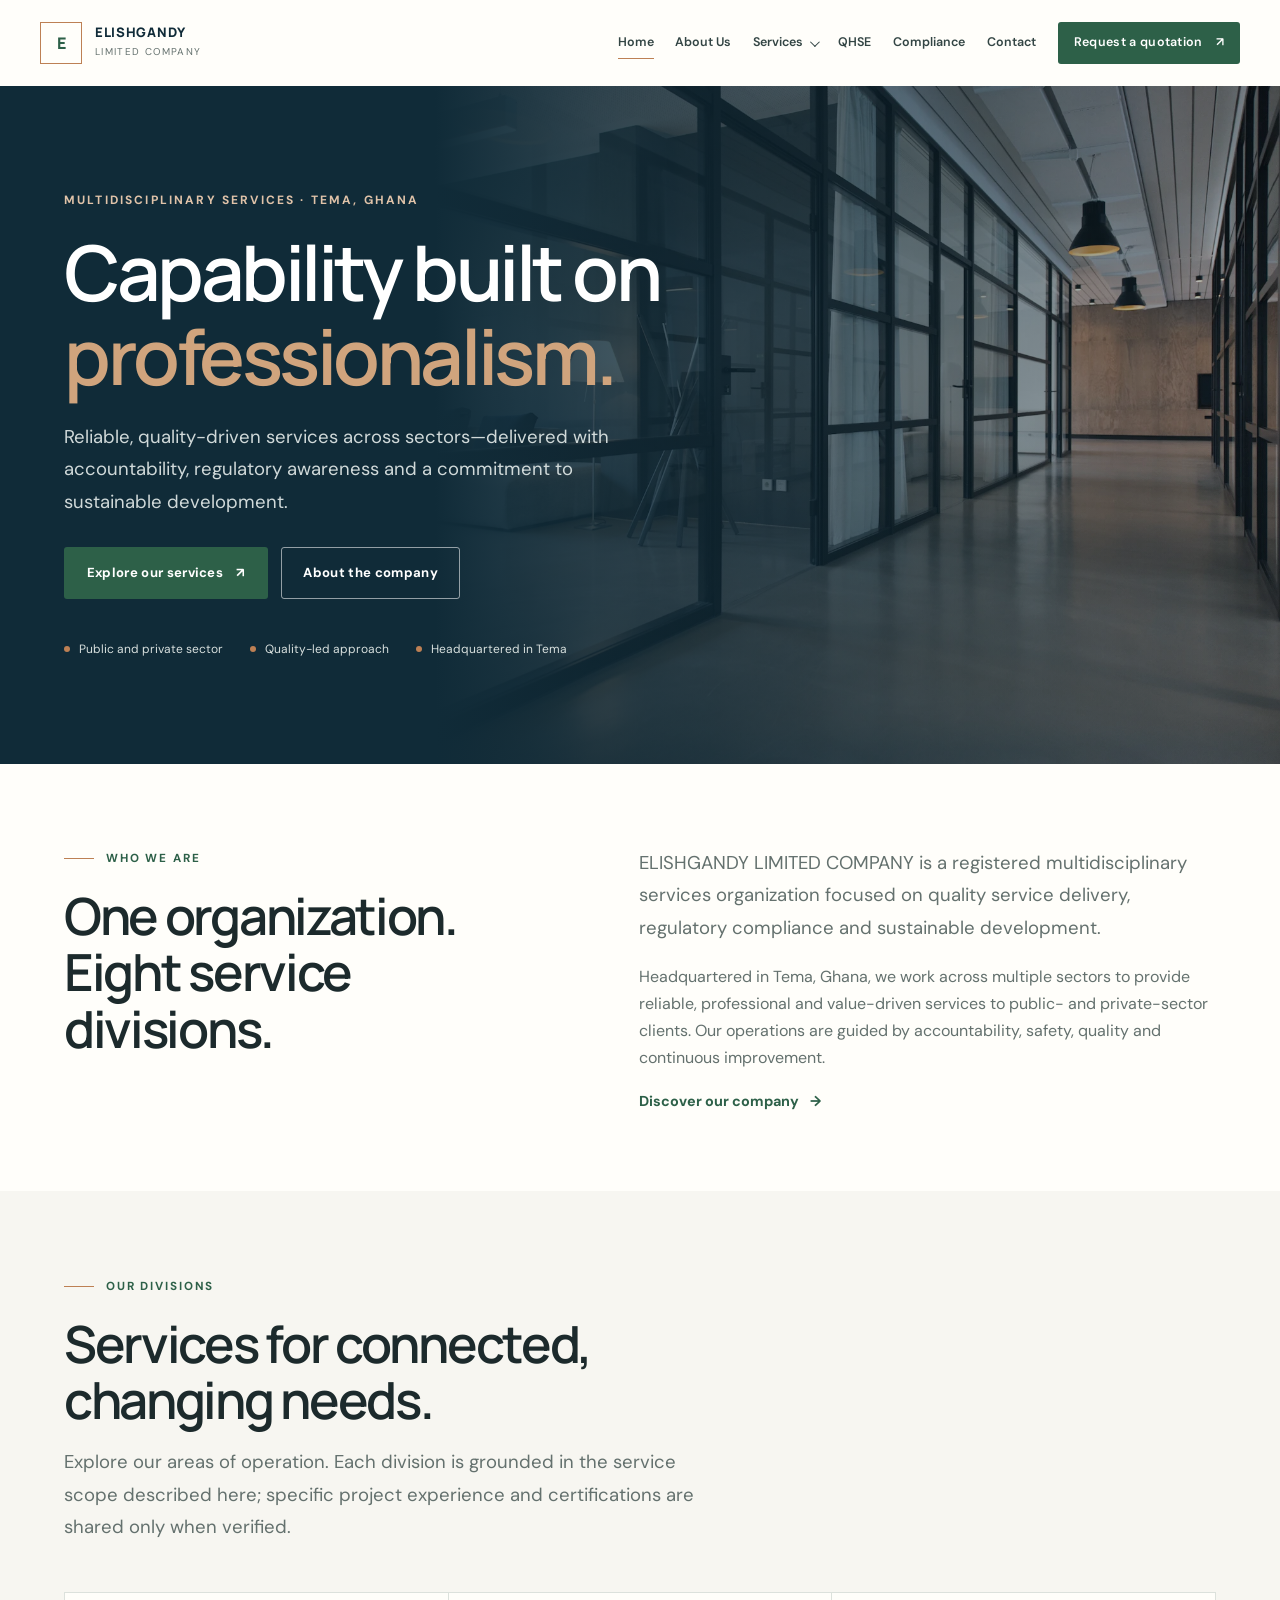
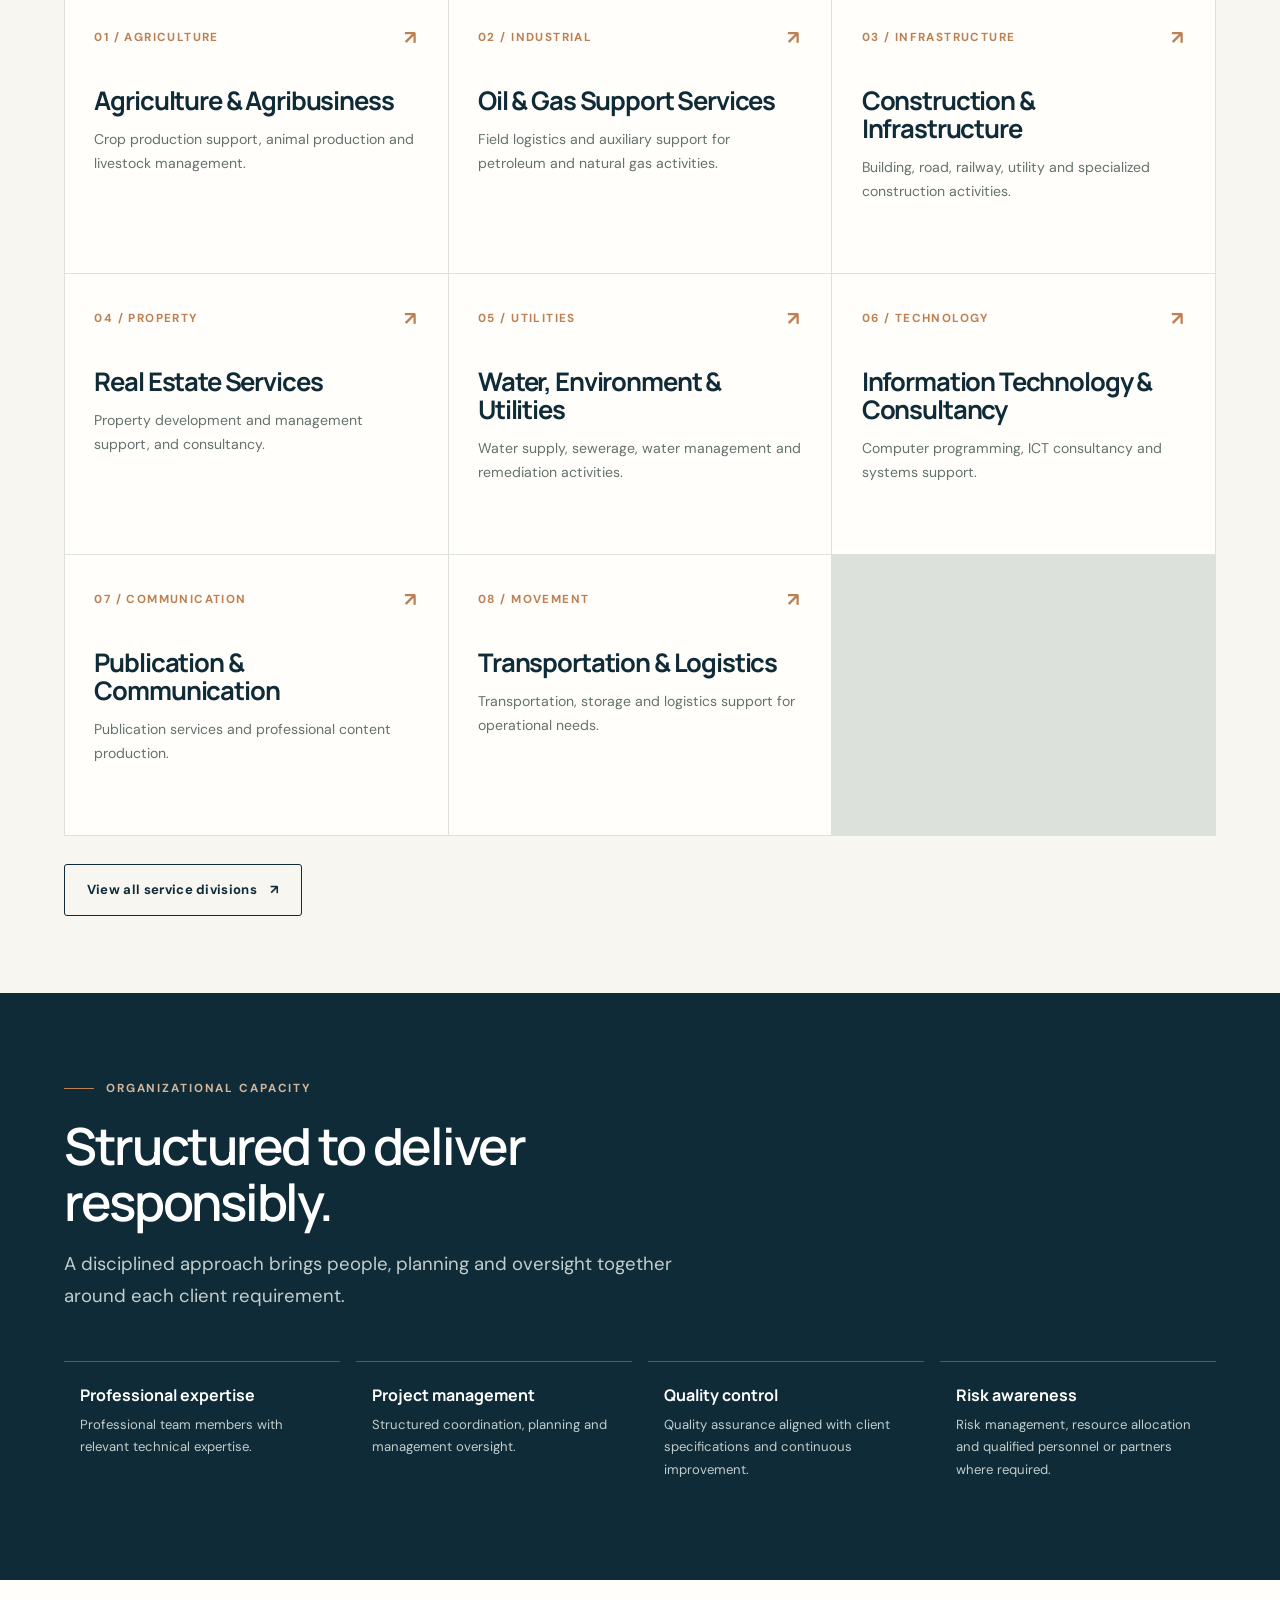
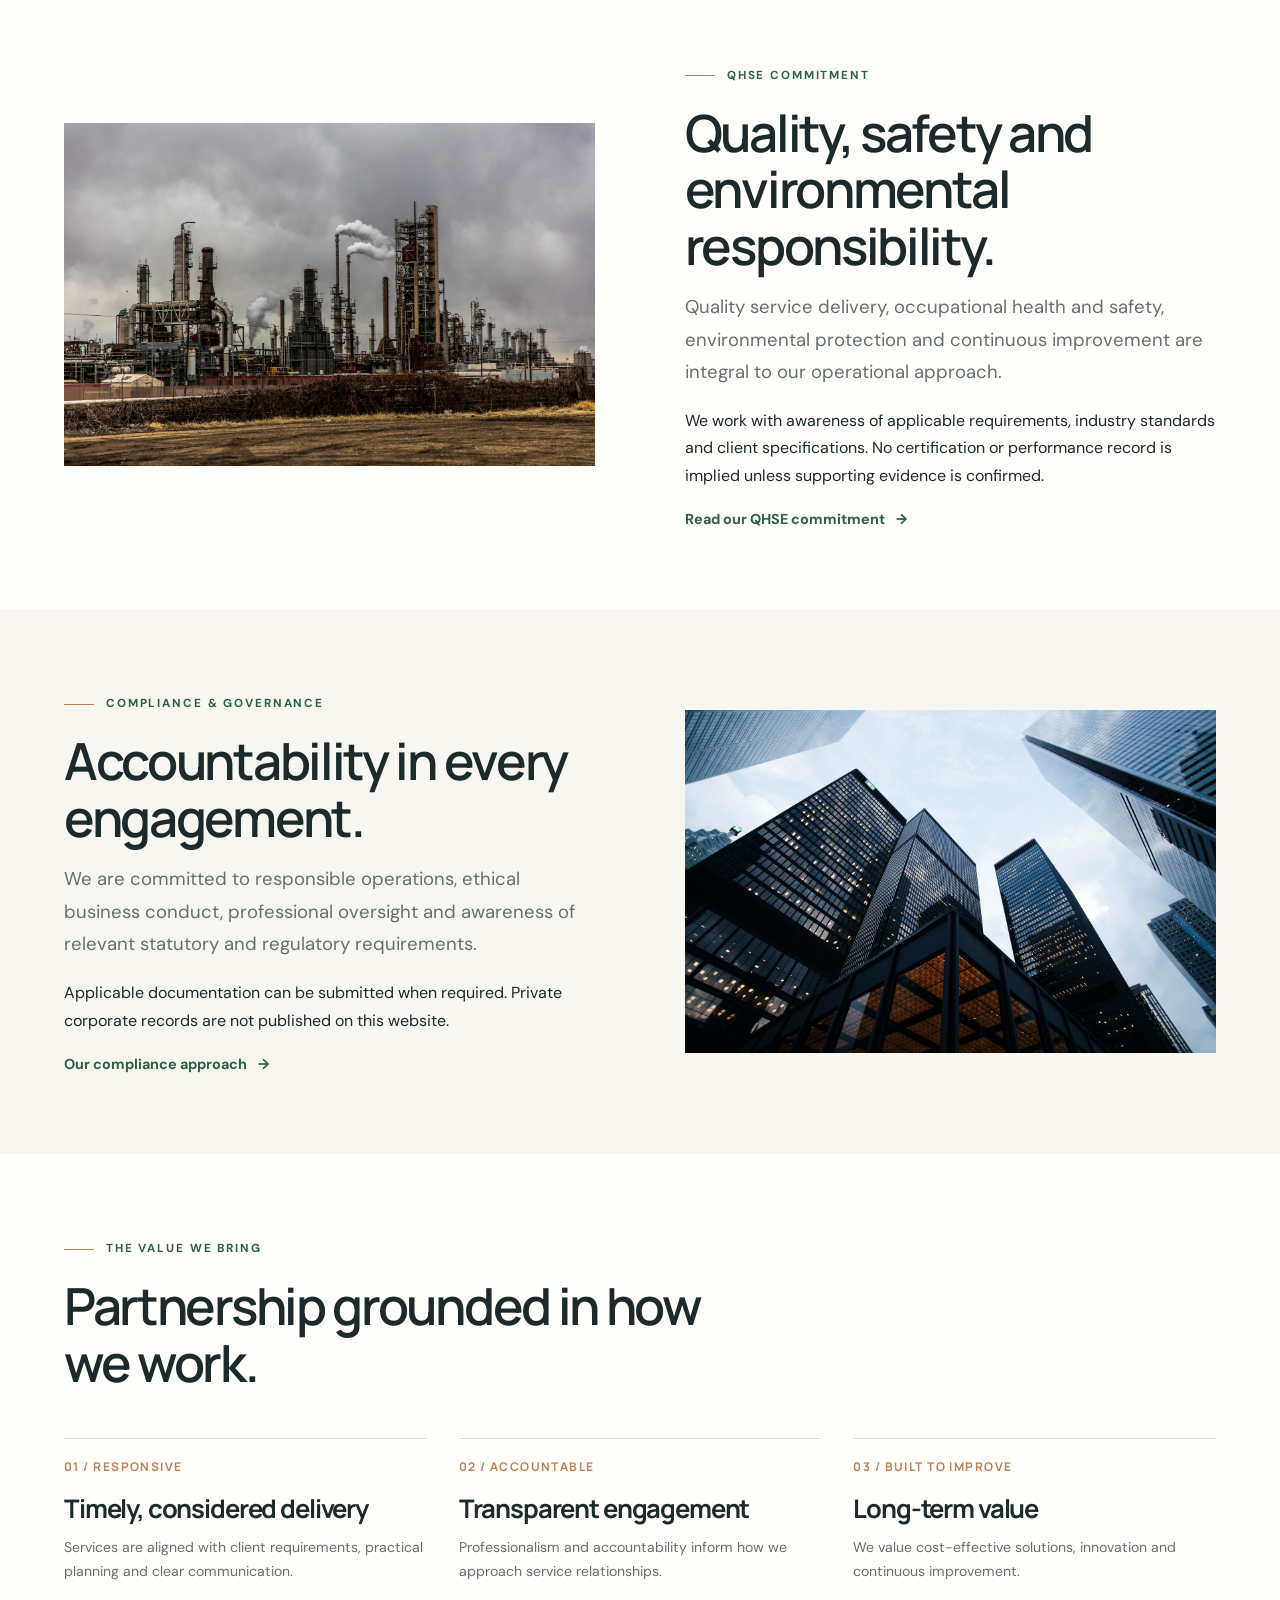
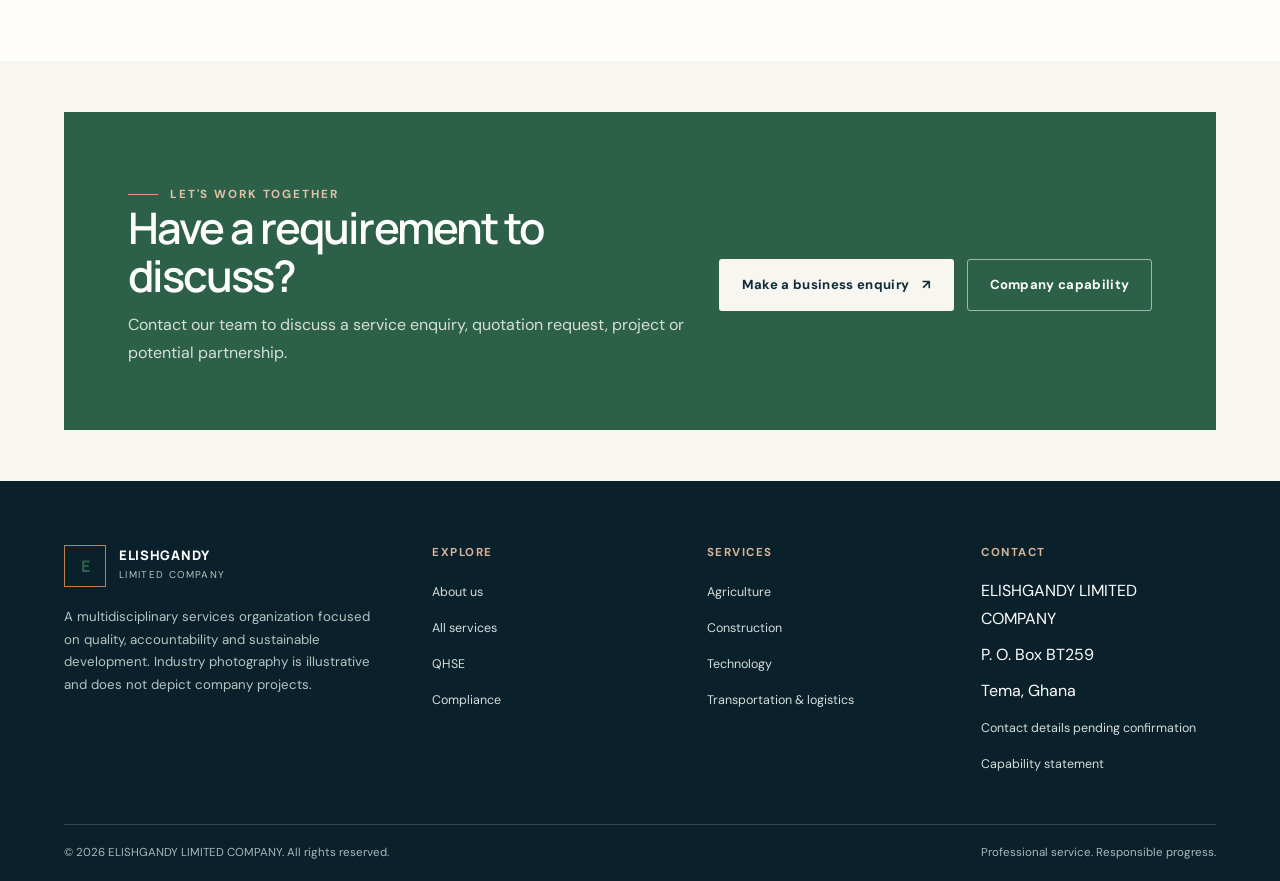
<file: index.html>
<!doctype html>
<html lang="en">
<head>
  <meta charset="utf-8">
  <meta name="viewport" content="width=device-width, initial-scale=1">
  <meta name="theme-color" content="#102b38">
  <title>ELISHGANDY LIMITED COMPANY | Multidisciplinary Services in Ghana</title>
  <meta name="description" content="A Tema-based multidisciplinary services company supporting public- and private-sector clients across infrastructure, agriculture, technology, utilities, and logistics.">
  <link rel="canonical" href="https://YOUR-DOMAIN.example/">
  <meta property="og:type" content="website">
  <meta property="og:title" content="ELISHGANDY LIMITED COMPANY">
  <meta property="og:description" content="Reliable, professional and value-driven multidisciplinary services in Ghana.">
  <meta property="og:url" content="https://YOUR-DOMAIN.example/">
  <meta property="og:image" content="assets/images/corporate-office-interior.webp">
  <link rel="icon" href="favicon.svg" type="image/svg+xml">
  <link rel="preconnect" href="https://fonts.googleapis.com">
  <link rel="preconnect" href="https://fonts.gstatic.com" crossorigin>
  
  <link rel="stylesheet" href="css/styles.css?v=hero-overlay-fix">
  <script type="application/ld+json">
  {
    "@context": "https://schema.org",
    "@type": "Organization",
    "name": "ELISHGANDY LIMITED COMPANY",
    "description": "A registered multidisciplinary services organization headquartered in Tema, Ghana.",
    "address": {
      "@type": "PostalAddress",
      "postOfficeBoxNumber": "BT259",
      "addressLocality": "Tema",
      "addressCountry": "GH"
    }
  }
  </script>
  <script type="application/ld+json">
  {
    "@context": "https://schema.org",
    "@type": "WebSite",
    "name": "ELISHGANDY LIMITED COMPANY",
    "url": "https://YOUR-DOMAIN.example/"
  }
  </script>
  <script type="module" src="js/main.js"></script>
</head>
<body>
  <a class="skip-link" href="#main">Skip to content</a>
  <header class="site-header">
    <div class="header-inner">
      <a class="brand" href="index.html" aria-label="ELISHGANDY LIMITED COMPANY home">
        <span class="brand-mark" aria-hidden="true">E</span><span><span class="brand-name">ELISHGANDY</span><span class="brand-caption">Limited Company</span></span>
      </a>
      <button class="menu-toggle" type="button" aria-label="Toggle navigation" aria-expanded="false" aria-controls="primary-navigation"><span></span></button>
      <nav class="primary-nav" id="primary-navigation" aria-label="Main navigation">
        <a href="index.html" aria-current="page">Home</a><a href="about.html">About Us</a>
        <details class="nav-dropdown"><summary>Services</summary><div class="dropdown-panel">
          <a href="services/index.html">All Services</a><a href="services/agriculture.html">Agriculture &amp; Agribusiness</a><a href="services/oil-gas.html">Oil &amp; Gas Support</a><a href="services/construction.html">Construction &amp; Infrastructure</a><a href="services/real-estate.html">Real Estate</a><a href="services/water-environment.html">Water &amp; Environment</a><a href="services/technology.html">IT &amp; Consultancy</a><a href="services/publication.html">Publication &amp; Communication</a><a href="services/logistics.html">Transportation &amp; Logistics</a>
        </div></details>
        <a href="qhse.html">QHSE</a><a href="compliance.html">Compliance</a><a href="contact.html">Contact</a><a class="button nav-cta" href="contact.html#business-enquiry">Request a quotation <span aria-hidden="true">↗</span></a>
      </nav>
    </div>
  </header>
  <main id="main" class="page-main">
    <section class="hero"><img class="hero-image" src="assets/images/corporate-office-interior.webp" width="1600" height="1067" alt="" fetchpriority="high">
      <div class="hero-inner">
        <div class="hero-copy">
          <p class="hero-kicker">Multidisciplinary services · Tema, Ghana</p>
          <h1>Capability built on <em>professionalism.</em></h1>
          <p class="lead">Reliable, quality-driven services across sectors—delivered with accountability, regulatory awareness and a commitment to sustainable development.</p>
          <div class="button-row"><a class="button" href="services/index.html">Explore our services <span aria-hidden="true">↗</span></a><a class="button button--outline" href="about.html">About the company</a></div>
          <div class="hero-meta"><span>Public and private sector</span><span>Quality-led approach</span><span>Headquartered in Tema</span></div>
        </div>
      </div>
    </section>

    <section class="section">
      <div class="container intro-grid">
        <div class="reveal"><p class="eyebrow">Who we are</p><h2>One organization.<br>Eight service divisions.</h2></div>
        <div class="intro-aside reveal"><p class="lead">ELISHGANDY LIMITED COMPANY is a registered multidisciplinary services organization focused on quality service delivery, regulatory compliance and sustainable development.</p><p>Headquartered in Tema, Ghana, we work across multiple sectors to provide reliable, professional and value-driven services to public- and private-sector clients. Our operations are guided by accountability, safety, quality and continuous improvement.</p><a class="text-link" href="about.html">Discover our company <span aria-hidden="true">→</span></a></div>
      </div>
    </section>

    <section class="section section--ivory">
      <div class="container">
        <div class="section-heading reveal"><p class="eyebrow">Our divisions</p><h2>Services for connected, changing needs.</h2><p class="lead">Explore our areas of operation. Each division is grounded in the service scope described here; specific project experience and certifications are shared only when verified.</p></div>
        <div class="card-grid">
          <a class="service-card reveal" href="services/agriculture.html"><div class="service-card-top"><span>01 / AGRICULTURE</span><span class="arrow" aria-hidden="true">↗</span></div><h3>Agriculture &amp; Agribusiness</h3><p>Crop production support, animal production and livestock management.</p></a>
          <a class="service-card reveal" href="services/oil-gas.html"><div class="service-card-top"><span>02 / INDUSTRIAL</span><span class="arrow" aria-hidden="true">↗</span></div><h3>Oil &amp; Gas Support Services</h3><p>Field logistics and auxiliary support for petroleum and natural gas activities.</p></a>
          <a class="service-card reveal" href="services/construction.html"><div class="service-card-top"><span>03 / INFRASTRUCTURE</span><span class="arrow" aria-hidden="true">↗</span></div><h3>Construction &amp; Infrastructure</h3><p>Building, road, railway, utility and specialized construction activities.</p></a>
          <a class="service-card reveal" href="services/real-estate.html"><div class="service-card-top"><span>04 / PROPERTY</span><span class="arrow" aria-hidden="true">↗</span></div><h3>Real Estate Services</h3><p>Property development and management support, and consultancy.</p></a>
          <a class="service-card reveal" href="services/water-environment.html"><div class="service-card-top"><span>05 / UTILITIES</span><span class="arrow" aria-hidden="true">↗</span></div><h3>Water, Environment &amp; Utilities</h3><p>Water supply, sewerage, water management and remediation activities.</p></a>
          <a class="service-card reveal" href="services/technology.html"><div class="service-card-top"><span>06 / TECHNOLOGY</span><span class="arrow" aria-hidden="true">↗</span></div><h3>Information Technology &amp; Consultancy</h3><p>Computer programming, ICT consultancy and systems support.</p></a>
          <a class="service-card reveal" href="services/publication.html"><div class="service-card-top"><span>07 / COMMUNICATION</span><span class="arrow" aria-hidden="true">↗</span></div><h3>Publication &amp; Communication</h3><p>Publication services and professional content production.</p></a>
          <a class="service-card reveal" href="services/logistics.html"><div class="service-card-top"><span>08 / MOVEMENT</span><span class="arrow" aria-hidden="true">↗</span></div><h3>Transportation &amp; Logistics</h3><p>Transportation, storage and logistics support for operational needs.</p></a>
        </div>
        <div class="button-row"><a class="button button--dark-outline" href="services/index.html">View all service divisions <span aria-hidden="true">↗</span></a></div>
      </div>
    </section>

    <section class="section section--navy">
      <div class="container">
        <div class="section-heading reveal"><p class="eyebrow">Organizational capacity</p><h2>Structured to deliver responsibly.</h2><p class="lead">A disciplined approach brings people, planning and oversight together around each client requirement.</p></div>
        <div class="capability-grid">
          <div class="capability-item reveal"><strong>Professional expertise</strong><p>Professional team members with relevant technical expertise.</p></div>
          <div class="capability-item reveal"><strong>Project management</strong><p>Structured coordination, planning and management oversight.</p></div>
          <div class="capability-item reveal"><strong>Quality control</strong><p>Quality assurance aligned with client specifications and continuous improvement.</p></div>
          <div class="capability-item reveal"><strong>Risk awareness</strong><p>Risk management, resource allocation and qualified personnel or partners where required.</p></div>
        </div>
      </div>
    </section>

    <section class="section">
      <div class="container split-feature">
        <div class="image-frame image-frame--wide reveal"><img src="assets/images/industrial-energy-infrastructure.webp" width="1000" height="645" loading="lazy" alt="Industrial worksite"></div>
        <div class="split-feature-copy reveal"><p class="eyebrow">QHSE commitment</p><h2>Quality, safety and environmental responsibility.</h2><p class="lead">Quality service delivery, occupational health and safety, environmental protection and continuous improvement are integral to our operational approach.</p><p>We work with awareness of applicable requirements, industry standards and client specifications. No certification or performance record is implied unless supporting evidence is confirmed.</p><a class="text-link" href="qhse.html">Read our QHSE commitment <span aria-hidden="true">→</span></a></div>
      </div>
    </section>

    <section class="section section--ivory">
      <div class="container split-feature split-feature--reverse">
        <div class="image-frame image-frame--wide split-feature-image reveal"><img src="assets/images/modern-office-building.webp" width="1000" height="645" loading="lazy" alt="City architecture"></div>
        <div class="split-feature-copy reveal"><p class="eyebrow">Compliance &amp; governance</p><h2>Accountability in every engagement.</h2><p class="lead">We are committed to responsible operations, ethical business conduct, professional oversight and awareness of relevant statutory and regulatory requirements.</p><p>Applicable documentation can be submitted when required. Private corporate records are not published on this website.</p><a class="text-link" href="compliance.html">Our compliance approach <span aria-hidden="true">→</span></a></div>
      </div>
    </section>

    <section class="section">
      <div class="container">
        <div class="section-heading reveal"><p class="eyebrow">The value we bring</p><h2>Partnership grounded in how we work.</h2></div>
        <div class="value-grid">
          <article class="value-card reveal"><span class="number">01 / RESPONSIVE</span><h3>Timely, considered delivery</h3><p>Services are aligned with client requirements, practical planning and clear communication.</p></article>
          <article class="value-card reveal"><span class="number">02 / ACCOUNTABLE</span><h3>Transparent engagement</h3><p>Professionalism and accountability inform how we approach service relationships.</p></article>
          <article class="value-card reveal"><span class="number">03 / BUILT TO IMPROVE</span><h3>Long-term value</h3><p>We value cost-effective solutions, innovation and continuous improvement.</p></article>
        </div>
      </div>
    </section>

    <section class="section section--tight section--ivory">
      <div class="container">
        <div class="cta-panel reveal"><div><p class="eyebrow">Let's work together</p><h2>Have a requirement to discuss?</h2><p>Contact our team to discuss a service enquiry, quotation request, project or potential partnership.</p></div><div class="button-row"><a class="button button--light" href="contact.html#business-enquiry">Make a business enquiry <span aria-hidden="true">↗</span></a><a class="button button--outline" href="capability-statement.html">Company capability</a></div></div>
      </div>
    </section>
  </main>
  <footer class="site-footer">
    <div class="container footer-top">
      <div class="footer-brand"><a class="brand" href="index.html"><span class="brand-mark" aria-hidden="true">E</span><span><span class="brand-name">ELISHGANDY</span><span class="brand-caption">Limited Company</span></span></a><p class="footer-about">A multidisciplinary services organization focused on quality, accountability and sustainable development. Industry photography is illustrative and does not depict company projects.</p></div>
      <div class="footer-column"><h2>Explore</h2><ul><li><a href="about.html">About us</a></li><li><a href="services/index.html">All services</a></li><li><a href="qhse.html">QHSE</a></li><li><a href="compliance.html">Compliance</a></li></ul></div>
      <div class="footer-column"><h2>Services</h2><ul><li><a href="services/agriculture.html">Agriculture</a></li><li><a href="services/construction.html">Construction</a></li><li><a href="services/technology.html">Technology</a></li><li><a href="services/logistics.html">Transportation &amp; logistics</a></li></ul></div>
      <div class="footer-column"><h2>Contact</h2><ul><li>ELISHGANDY LIMITED COMPANY</li><li>P. O. Box BT259</li><li>Tema, Ghana</li><li><a href="contact.html">Contact details pending confirmation</a></li><li><a href="capability-statement.html">Capability statement</a></li></ul></div>
    </div>
    <div class="container footer-bottom"><p>© <span data-year>2026</span> ELISHGANDY LIMITED COMPANY. All rights reserved.</p><p>Professional service. Responsible progress.</p></div>
  </footer>
</body>
</html>
</file>
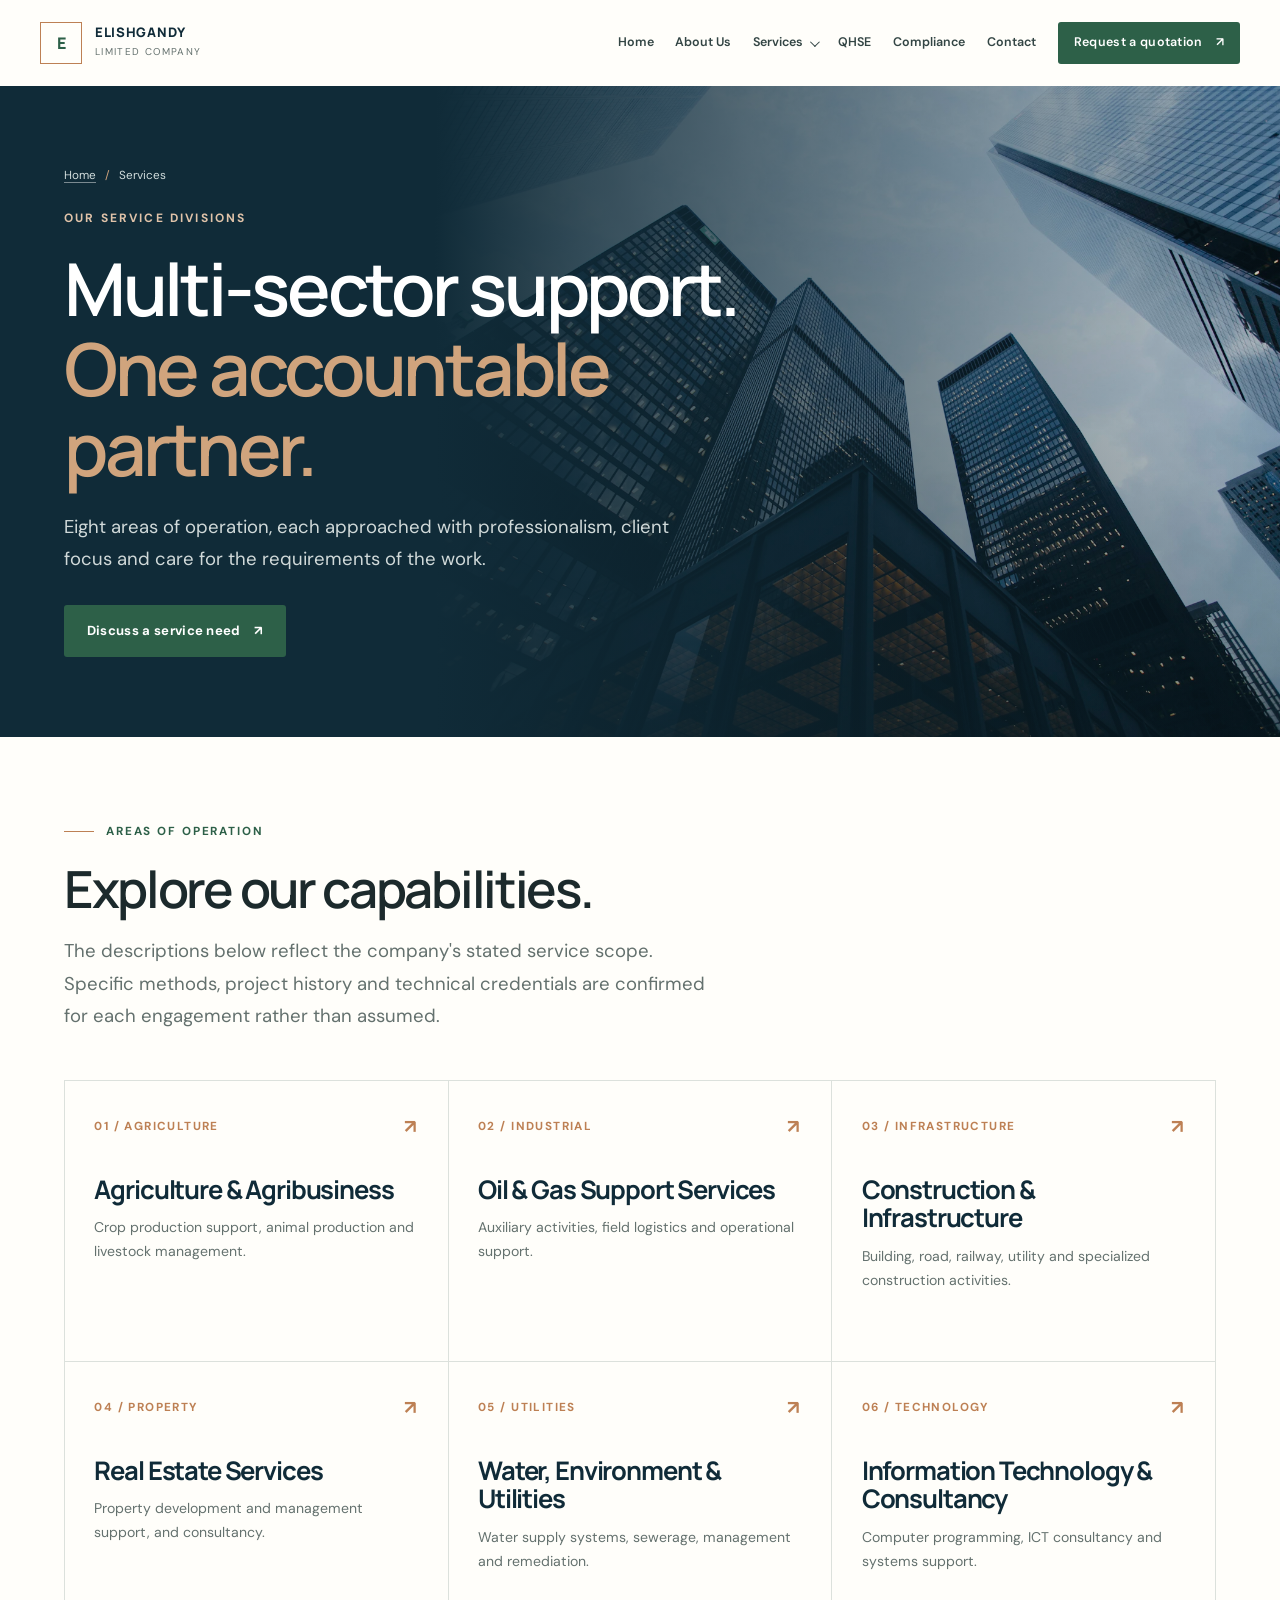
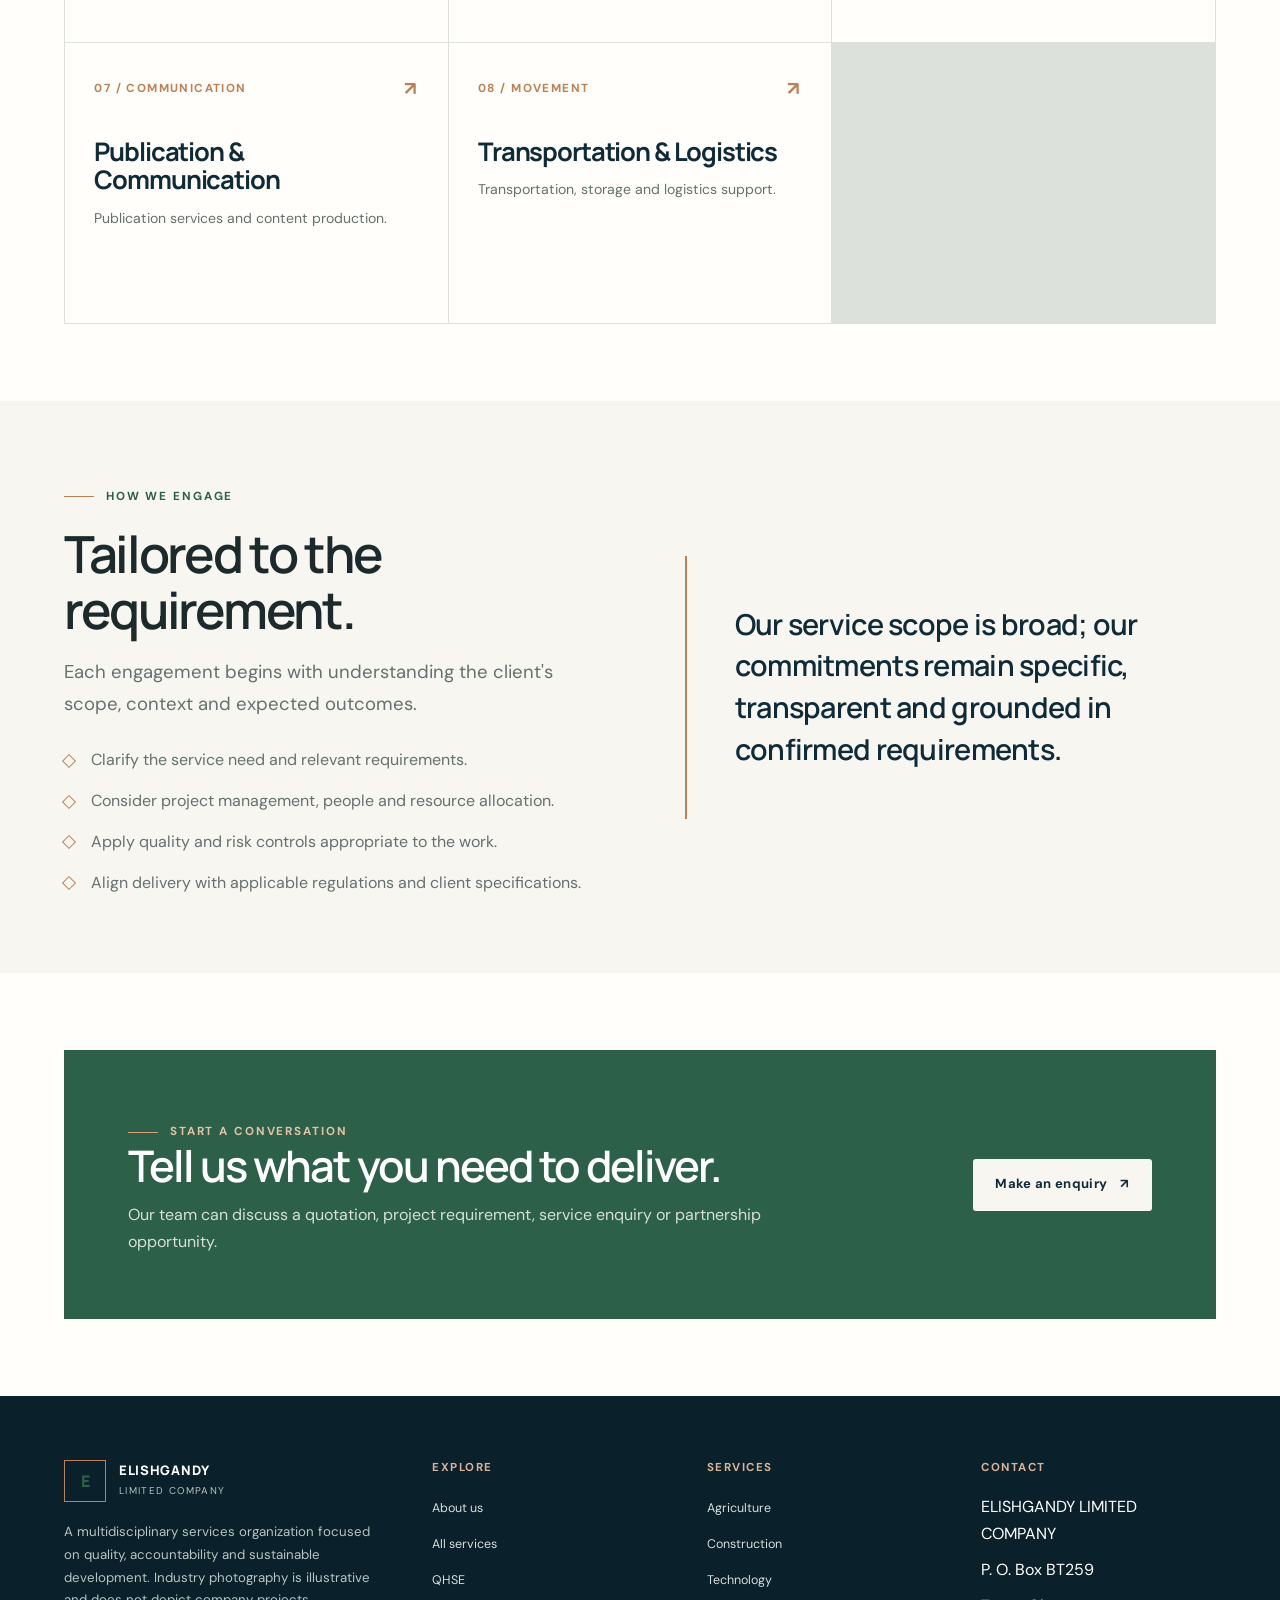
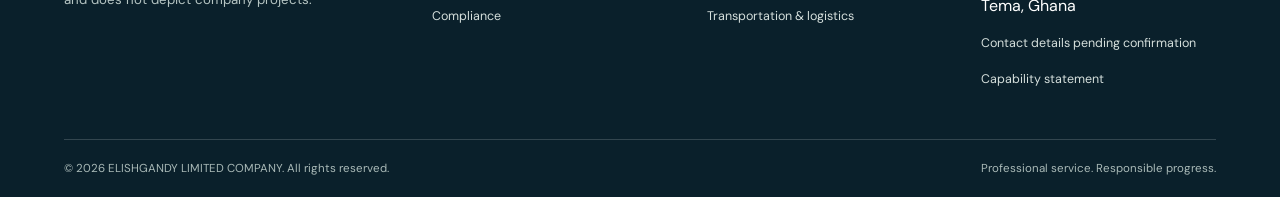
<file: services/index.html>
<!doctype html>
<html lang="en">
<head>
  <meta charset="utf-8"><meta name="viewport" content="width=device-width, initial-scale=1"><meta name="theme-color" content="#102b38">
  <title>Services | ELISHGANDY LIMITED COMPANY</title>
  <meta name="description" content="Explore eight service divisions from ELISHGANDY LIMITED COMPANY, spanning agribusiness, infrastructure, utilities, technology and logistics.">
  <link rel="canonical" href="https://YOUR-DOMAIN.example/services/"><meta property="og:type" content="website"><meta property="og:title" content="Services | ELISHGANDY LIMITED COMPANY"><meta property="og:description" content="Multidisciplinary services across eight business divisions."><meta property="og:url" content="https://YOUR-DOMAIN.example/services/">
  <link rel="icon" href="../favicon.svg" type="image/svg+xml"><link rel="preconnect" href="https://fonts.googleapis.com"><link rel="preconnect" href="https://fonts.gstatic.com" crossorigin><link rel="stylesheet" href="../css/styles.css?v=hero-overlay-fix"><script type="module" src="../js/main.js"></script>
</head>
<body>
  <a class="skip-link" href="#main">Skip to content</a>
  <header class="site-header"><div class="header-inner"><a class="brand" href="../index.html" aria-label="ELISHGANDY LIMITED COMPANY home"><span class="brand-mark" aria-hidden="true">E</span><span><span class="brand-name">ELISHGANDY</span><span class="brand-caption">Limited Company</span></span></a><button class="menu-toggle" type="button" aria-label="Toggle navigation" aria-expanded="false" aria-controls="primary-navigation"><span></span></button><nav class="primary-nav" id="primary-navigation" aria-label="Main navigation"><a href="../index.html">Home</a><a href="../about.html">About Us</a><details class="nav-dropdown"><summary>Services</summary><div class="dropdown-panel"><a href="index.html" aria-current="page">All Services</a><a href="agriculture.html">Agriculture &amp; Agribusiness</a><a href="oil-gas.html">Oil &amp; Gas Support</a><a href="construction.html">Construction &amp; Infrastructure</a><a href="real-estate.html">Real Estate</a><a href="water-environment.html">Water &amp; Environment</a><a href="technology.html">IT &amp; Consultancy</a><a href="publication.html">Publication &amp; Communication</a><a href="logistics.html">Transportation &amp; Logistics</a></div></details><a href="../qhse.html">QHSE</a><a href="../compliance.html">Compliance</a><a href="../contact.html">Contact</a><a class="button nav-cta" href="../contact.html#business-enquiry">Request a quotation <span aria-hidden="true">↗</span></a></nav></div></header>
  <main id="main" class="page-main">
    <section class="hero hero--small"><img class="hero-image" src="../assets/images/modern-office-building.webp" width="1600" height="1067" alt="" fetchpriority="high"><div class="hero-inner"><div class="hero-copy"><nav class="breadcrumbs" aria-label="Breadcrumb"><a href="../index.html">Home</a><span aria-hidden="true">/</span><span aria-current="page">Services</span></nav><p class="hero-kicker">Our service divisions</p><h1>Multi-sector support.<br><em>One accountable partner.</em></h1><p class="lead">Eight areas of operation, each approached with professionalism, client focus and care for the requirements of the work.</p><div class="button-row"><a class="button" href="../contact.html#business-enquiry">Discuss a service need <span aria-hidden="true">↗</span></a></div></div></div></section>
    <section class="section"><div class="container"><div class="section-heading reveal"><p class="eyebrow">Areas of operation</p><h2>Explore our capabilities.</h2><p class="lead">The descriptions below reflect the company's stated service scope. Specific methods, project history and technical credentials are confirmed for each engagement rather than assumed.</p></div><div class="card-grid">
      <a class="service-card reveal" href="agriculture.html"><div class="service-card-top"><span>01 / AGRICULTURE</span><span class="arrow" aria-hidden="true">↗</span></div><h3>Agriculture &amp; Agribusiness</h3><p>Crop production support, animal production and livestock management.</p></a>
      <a class="service-card reveal" href="oil-gas.html"><div class="service-card-top"><span>02 / INDUSTRIAL</span><span class="arrow" aria-hidden="true">↗</span></div><h3>Oil &amp; Gas Support Services</h3><p>Auxiliary activities, field logistics and operational support.</p></a>
      <a class="service-card reveal" href="construction.html"><div class="service-card-top"><span>03 / INFRASTRUCTURE</span><span class="arrow" aria-hidden="true">↗</span></div><h3>Construction &amp; Infrastructure</h3><p>Building, road, railway, utility and specialized construction activities.</p></a>
      <a class="service-card reveal" href="real-estate.html"><div class="service-card-top"><span>04 / PROPERTY</span><span class="arrow" aria-hidden="true">↗</span></div><h3>Real Estate Services</h3><p>Property development and management support, and consultancy.</p></a>
      <a class="service-card reveal" href="water-environment.html"><div class="service-card-top"><span>05 / UTILITIES</span><span class="arrow" aria-hidden="true">↗</span></div><h3>Water, Environment &amp; Utilities</h3><p>Water supply systems, sewerage, management and remediation.</p></a>
      <a class="service-card reveal" href="technology.html"><div class="service-card-top"><span>06 / TECHNOLOGY</span><span class="arrow" aria-hidden="true">↗</span></div><h3>Information Technology &amp; Consultancy</h3><p>Computer programming, ICT consultancy and systems support.</p></a>
      <a class="service-card reveal" href="publication.html"><div class="service-card-top"><span>07 / COMMUNICATION</span><span class="arrow" aria-hidden="true">↗</span></div><h3>Publication &amp; Communication</h3><p>Publication services and content production.</p></a>
      <a class="service-card reveal" href="logistics.html"><div class="service-card-top"><span>08 / MOVEMENT</span><span class="arrow" aria-hidden="true">↗</span></div><h3>Transportation &amp; Logistics</h3><p>Transportation, storage and logistics support.</p></a>
    </div></div></section>
    <section class="section section--ivory"><div class="container split-feature"><div class="split-feature-copy reveal"><p class="eyebrow">How we engage</p><h2>Tailored to the requirement.</h2><p class="lead">Each engagement begins with understanding the client's scope, context and expected outcomes.</p><ul class="check-list"><li>Clarify the service need and relevant requirements.</li><li>Consider project management, people and resource allocation.</li><li>Apply quality and risk controls appropriate to the work.</li><li>Align delivery with applicable regulations and client specifications.</li></ul></div><div class="quote-block reveal"><p>Our service scope is broad; our commitments remain specific, transparent and grounded in confirmed requirements.</p></div></div></section>
    <section class="section"><div class="container"><div class="cta-panel reveal"><div><p class="eyebrow">Start a conversation</p><h2>Tell us what you need to deliver.</h2><p>Our team can discuss a quotation, project requirement, service enquiry or partnership opportunity.</p></div><a class="button button--light" href="../contact.html#business-enquiry">Make an enquiry <span aria-hidden="true">↗</span></a></div></div></section>
  </main>
  <footer class="site-footer"><div class="container footer-top"><div class="footer-brand"><a class="brand" href="../index.html"><span class="brand-mark" aria-hidden="true">E</span><span><span class="brand-name">ELISHGANDY</span><span class="brand-caption">Limited Company</span></span></a><p class="footer-about">A multidisciplinary services organization focused on quality, accountability and sustainable development. Industry photography is illustrative and does not depict company projects.</p></div><div class="footer-column"><h2>Explore</h2><ul><li><a href="../about.html">About us</a></li><li><a href="index.html">All services</a></li><li><a href="../qhse.html">QHSE</a></li><li><a href="../compliance.html">Compliance</a></li></ul></div><div class="footer-column"><h2>Services</h2><ul><li><a href="agriculture.html">Agriculture</a></li><li><a href="construction.html">Construction</a></li><li><a href="technology.html">Technology</a></li><li><a href="logistics.html">Transportation &amp; logistics</a></li></ul></div><div class="footer-column"><h2>Contact</h2><ul><li>ELISHGANDY LIMITED COMPANY</li><li>P. O. Box BT259</li><li>Tema, Ghana</li><li><a href="../contact.html">Contact details pending confirmation</a></li><li><a href="../capability-statement.html">Capability statement</a></li></ul></div></div><div class="container footer-bottom"><p>© <span data-year>2026</span> ELISHGANDY LIMITED COMPANY. All rights reserved.</p><p>Professional service. Responsible progress.</p></div></footer>
</body>
</html>
</file>
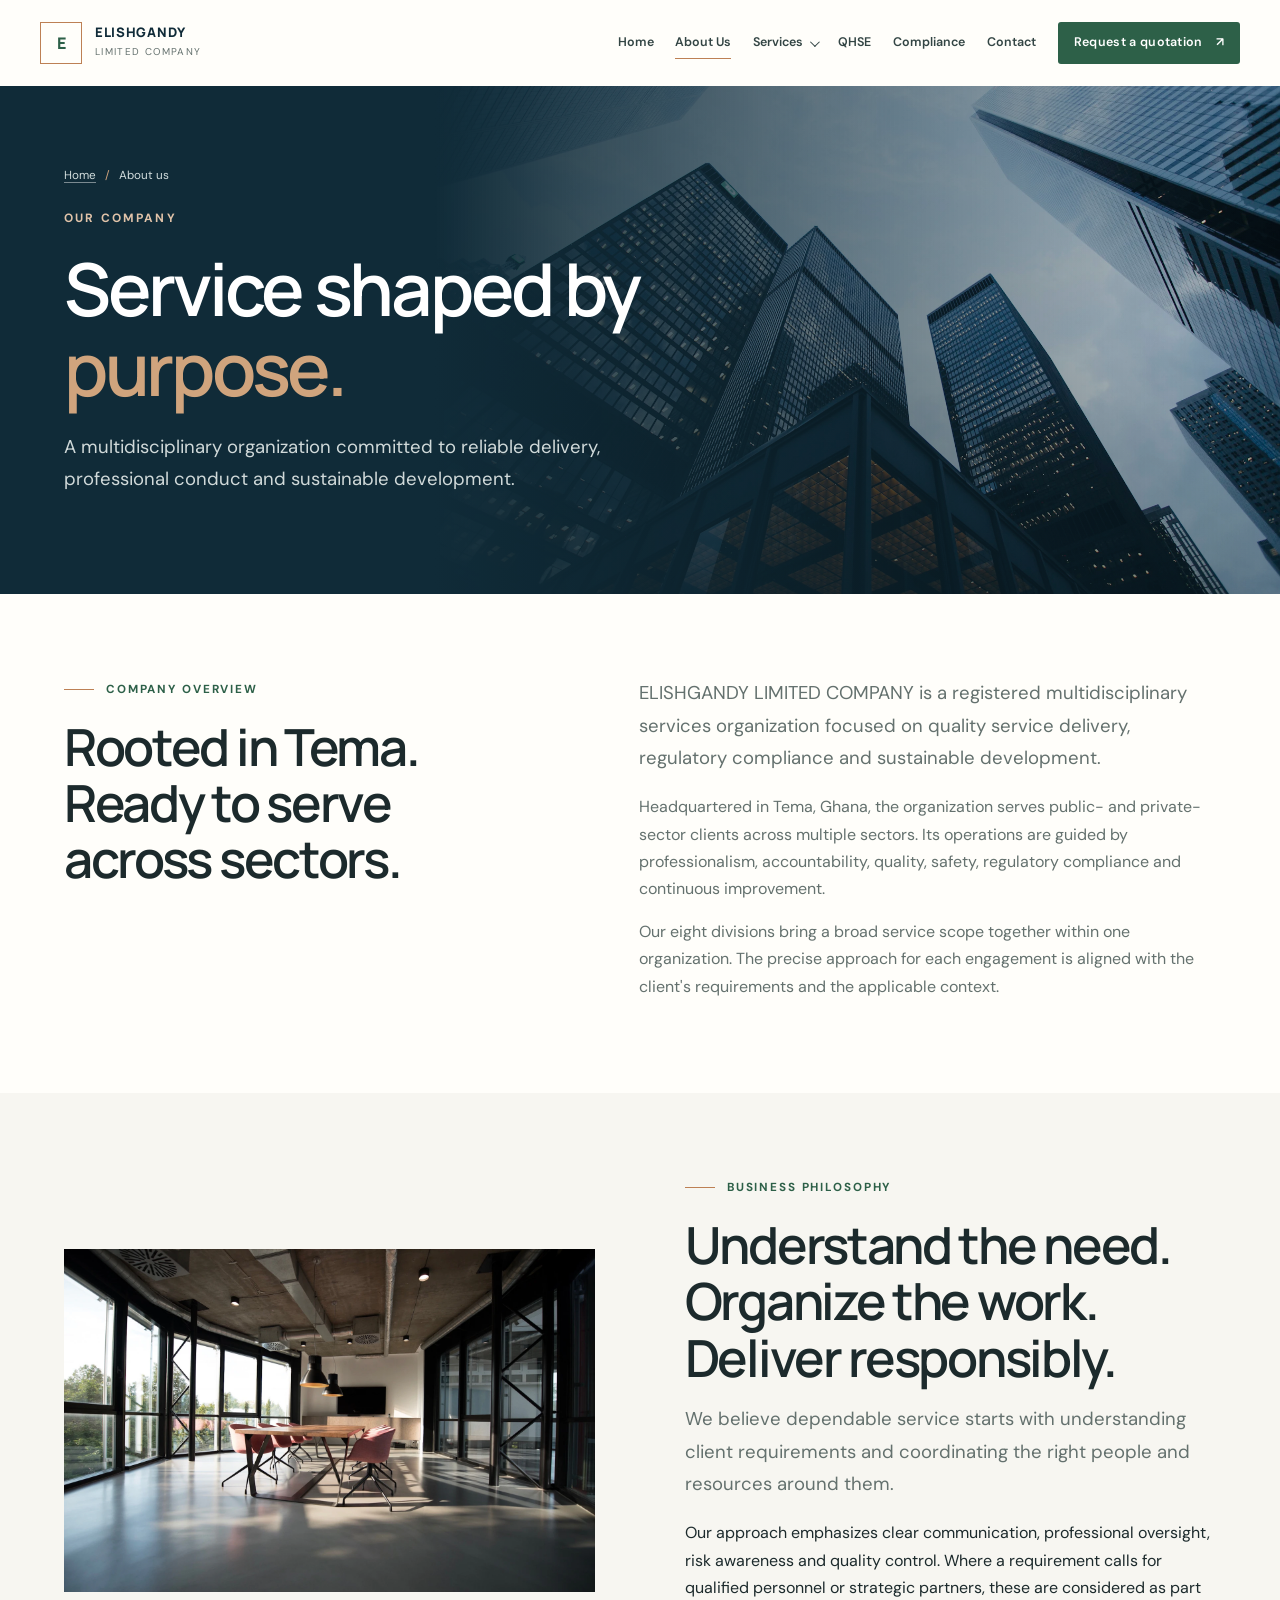
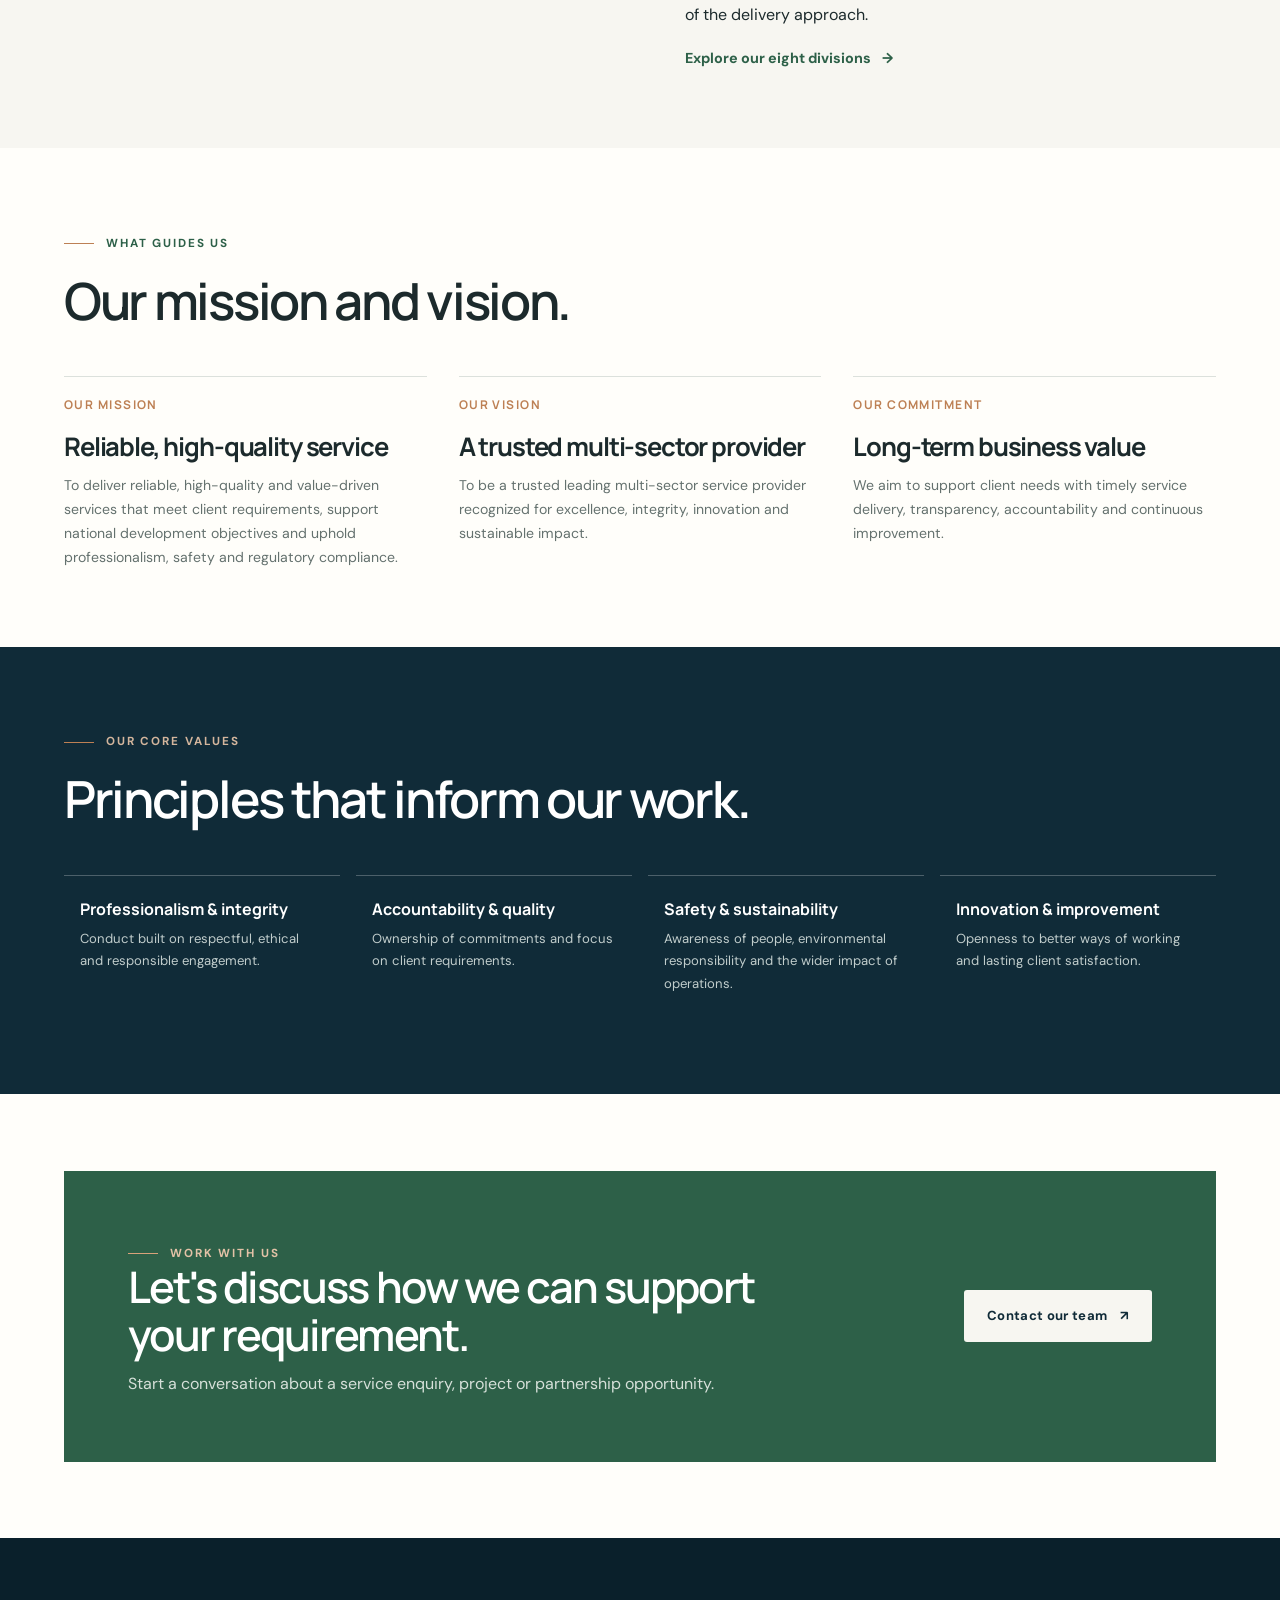
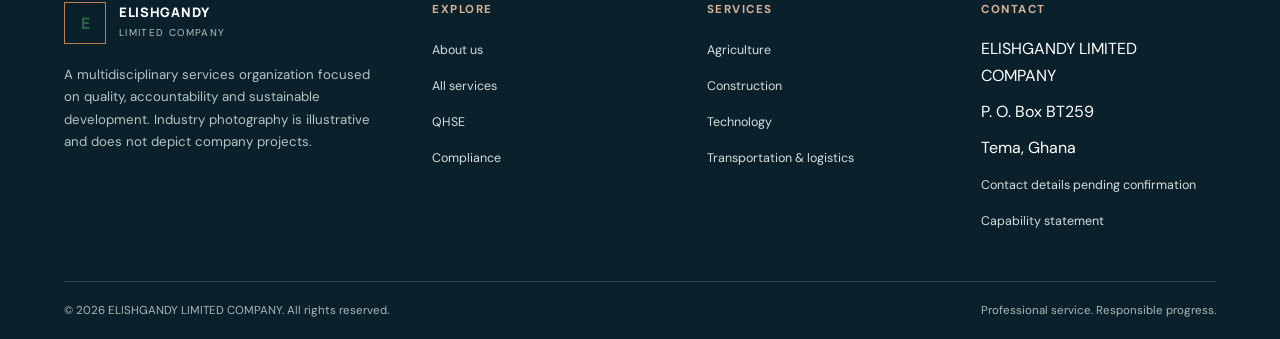
<file: about.html>
<!doctype html>
<html lang="en">
<head>
  <meta charset="utf-8"><meta name="viewport" content="width=device-width, initial-scale=1"><meta name="theme-color" content="#102b38">
  <title>About Us | ELISHGANDY LIMITED COMPANY</title>
  <meta name="description" content="Learn about ELISHGANDY LIMITED COMPANY, its mission, vision, values and multidisciplinary approach to service delivery in Ghana.">
  <link rel="canonical" href="https://YOUR-DOMAIN.example/about.html"><meta property="og:type" content="website"><meta property="og:title" content="About Us | ELISHGANDY LIMITED COMPANY"><meta property="og:description" content="A professional, accountable and multidisciplinary services organization headquartered in Tema, Ghana."><meta property="og:url" content="https://YOUR-DOMAIN.example/about.html">
  <link rel="icon" href="favicon.svg" type="image/svg+xml"><link rel="preconnect" href="https://fonts.googleapis.com"><link rel="preconnect" href="https://fonts.gstatic.com" crossorigin><link rel="stylesheet" href="css/styles.css?v=hero-overlay-fix"><script type="module" src="js/main.js"></script>
</head>
<body>
  <a class="skip-link" href="#main">Skip to content</a>
  <header class="site-header"><div class="header-inner"><a class="brand" href="index.html" aria-label="ELISHGANDY LIMITED COMPANY home"><span class="brand-mark" aria-hidden="true">E</span><span><span class="brand-name">ELISHGANDY</span><span class="brand-caption">Limited Company</span></span></a><button class="menu-toggle" type="button" aria-label="Toggle navigation" aria-expanded="false" aria-controls="primary-navigation"><span></span></button><nav class="primary-nav" id="primary-navigation" aria-label="Main navigation"><a href="index.html">Home</a><a href="about.html" aria-current="page">About Us</a><details class="nav-dropdown"><summary>Services</summary><div class="dropdown-panel"><a href="services/index.html">All Services</a><a href="services/agriculture.html">Agriculture &amp; Agribusiness</a><a href="services/oil-gas.html">Oil &amp; Gas Support</a><a href="services/construction.html">Construction &amp; Infrastructure</a><a href="services/real-estate.html">Real Estate</a><a href="services/water-environment.html">Water &amp; Environment</a><a href="services/technology.html">IT &amp; Consultancy</a><a href="services/publication.html">Publication &amp; Communication</a><a href="services/logistics.html">Transportation &amp; Logistics</a></div></details><a href="qhse.html">QHSE</a><a href="compliance.html">Compliance</a><a href="contact.html">Contact</a><a class="button nav-cta" href="contact.html#business-enquiry">Request a quotation <span aria-hidden="true">↗</span></a></nav></div></header>
  <main id="main" class="page-main">
    <section class="hero hero--small"><img class="hero-image" src="assets/images/modern-office-building.webp" width="1600" height="1067" alt="" fetchpriority="high"><div class="hero-inner"><div class="hero-copy"><nav class="breadcrumbs" aria-label="Breadcrumb"><a href="index.html">Home</a><span aria-hidden="true">/</span><span aria-current="page">About us</span></nav><p class="hero-kicker">Our company</p><h1>Service shaped by <em>purpose.</em></h1><p class="lead">A multidisciplinary organization committed to reliable delivery, professional conduct and sustainable development.</p></div></div></section>
    <section class="section"><div class="container intro-grid"><div class="reveal"><p class="eyebrow">Company overview</p><h2>Rooted in Tema.<br>Ready to serve across sectors.</h2></div><div class="intro-aside reveal"><p class="lead">ELISHGANDY LIMITED COMPANY is a registered multidisciplinary services organization focused on quality service delivery, regulatory compliance and sustainable development.</p><p>Headquartered in Tema, Ghana, the organization serves public- and private-sector clients across multiple sectors. Its operations are guided by professionalism, accountability, quality, safety, regulatory compliance and continuous improvement.</p><p>Our eight divisions bring a broad service scope together within one organization. The precise approach for each engagement is aligned with the client's requirements and the applicable context.</p></div></div></section>
    <section class="section section--ivory"><div class="container split-feature"><div class="image-frame image-frame--wide reveal"><img src="assets/images/professional-workspace.webp" width="1000" height="645" loading="lazy" alt="Professional workspace"></div><div class="split-feature-copy reveal"><p class="eyebrow">Business philosophy</p><h2>Understand the need. Organize the work. Deliver responsibly.</h2><p class="lead">We believe dependable service starts with understanding client requirements and coordinating the right people and resources around them.</p><p>Our approach emphasizes clear communication, professional oversight, risk awareness and quality control. Where a requirement calls for qualified personnel or strategic partners, these are considered as part of the delivery approach.</p><a class="text-link" href="services/index.html">Explore our eight divisions <span aria-hidden="true">→</span></a></div></div></section>
    <section class="section"><div class="container"><div class="section-heading reveal"><p class="eyebrow">What guides us</p><h2>Our mission and vision.</h2></div><div class="value-grid"><article class="value-card reveal"><span class="number">OUR MISSION</span><h3>Reliable, high-quality service</h3><p>To deliver reliable, high-quality and value-driven services that meet client requirements, support national development objectives and uphold professionalism, safety and regulatory compliance.</p></article><article class="value-card reveal"><span class="number">OUR VISION</span><h3>A trusted multi-sector provider</h3><p>To be a trusted leading multi-sector service provider recognized for excellence, integrity, innovation and sustainable impact.</p></article><article class="value-card reveal"><span class="number">OUR COMMITMENT</span><h3>Long-term business value</h3><p>We aim to support client needs with timely service delivery, transparency, accountability and continuous improvement.</p></article></div></div></section>
    <section class="section section--navy"><div class="container"><div class="section-heading reveal"><p class="eyebrow">Our core values</p><h2>Principles that inform our work.</h2></div><div class="capability-grid"><div class="capability-item reveal"><strong>Professionalism &amp; integrity</strong><p>Conduct built on respectful, ethical and responsible engagement.</p></div><div class="capability-item reveal"><strong>Accountability &amp; quality</strong><p>Ownership of commitments and focus on client requirements.</p></div><div class="capability-item reveal"><strong>Safety &amp; sustainability</strong><p>Awareness of people, environmental responsibility and the wider impact of operations.</p></div><div class="capability-item reveal"><strong>Innovation &amp; improvement</strong><p>Openness to better ways of working and lasting client satisfaction.</p></div></div></div></section>
    <section class="section"><div class="container"><div class="cta-panel reveal"><div><p class="eyebrow">Work with us</p><h2>Let's discuss how we can support your requirement.</h2><p>Start a conversation about a service enquiry, project or partnership opportunity.</p></div><a class="button button--light" href="contact.html#business-enquiry">Contact our team <span aria-hidden="true">↗</span></a></div></div></section>
  </main>
  <footer class="site-footer"><div class="container footer-top"><div class="footer-brand"><a class="brand" href="index.html"><span class="brand-mark" aria-hidden="true">E</span><span><span class="brand-name">ELISHGANDY</span><span class="brand-caption">Limited Company</span></span></a><p class="footer-about">A multidisciplinary services organization focused on quality, accountability and sustainable development. Industry photography is illustrative and does not depict company projects.</p></div><div class="footer-column"><h2>Explore</h2><ul><li><a href="about.html">About us</a></li><li><a href="services/index.html">All services</a></li><li><a href="qhse.html">QHSE</a></li><li><a href="compliance.html">Compliance</a></li></ul></div><div class="footer-column"><h2>Services</h2><ul><li><a href="services/agriculture.html">Agriculture</a></li><li><a href="services/construction.html">Construction</a></li><li><a href="services/technology.html">Technology</a></li><li><a href="services/logistics.html">Transportation &amp; logistics</a></li></ul></div><div class="footer-column"><h2>Contact</h2><ul><li>ELISHGANDY LIMITED COMPANY</li><li>P. O. Box BT259</li><li>Tema, Ghana</li><li><a href="contact.html">Contact details pending confirmation</a></li><li><a href="capability-statement.html">Capability statement</a></li></ul></div></div><div class="container footer-bottom"><p>© <span data-year>2026</span> ELISHGANDY LIMITED COMPANY. All rights reserved.</p><p>Professional service. Responsible progress.</p></div></footer>
</body>
</html>
</file>
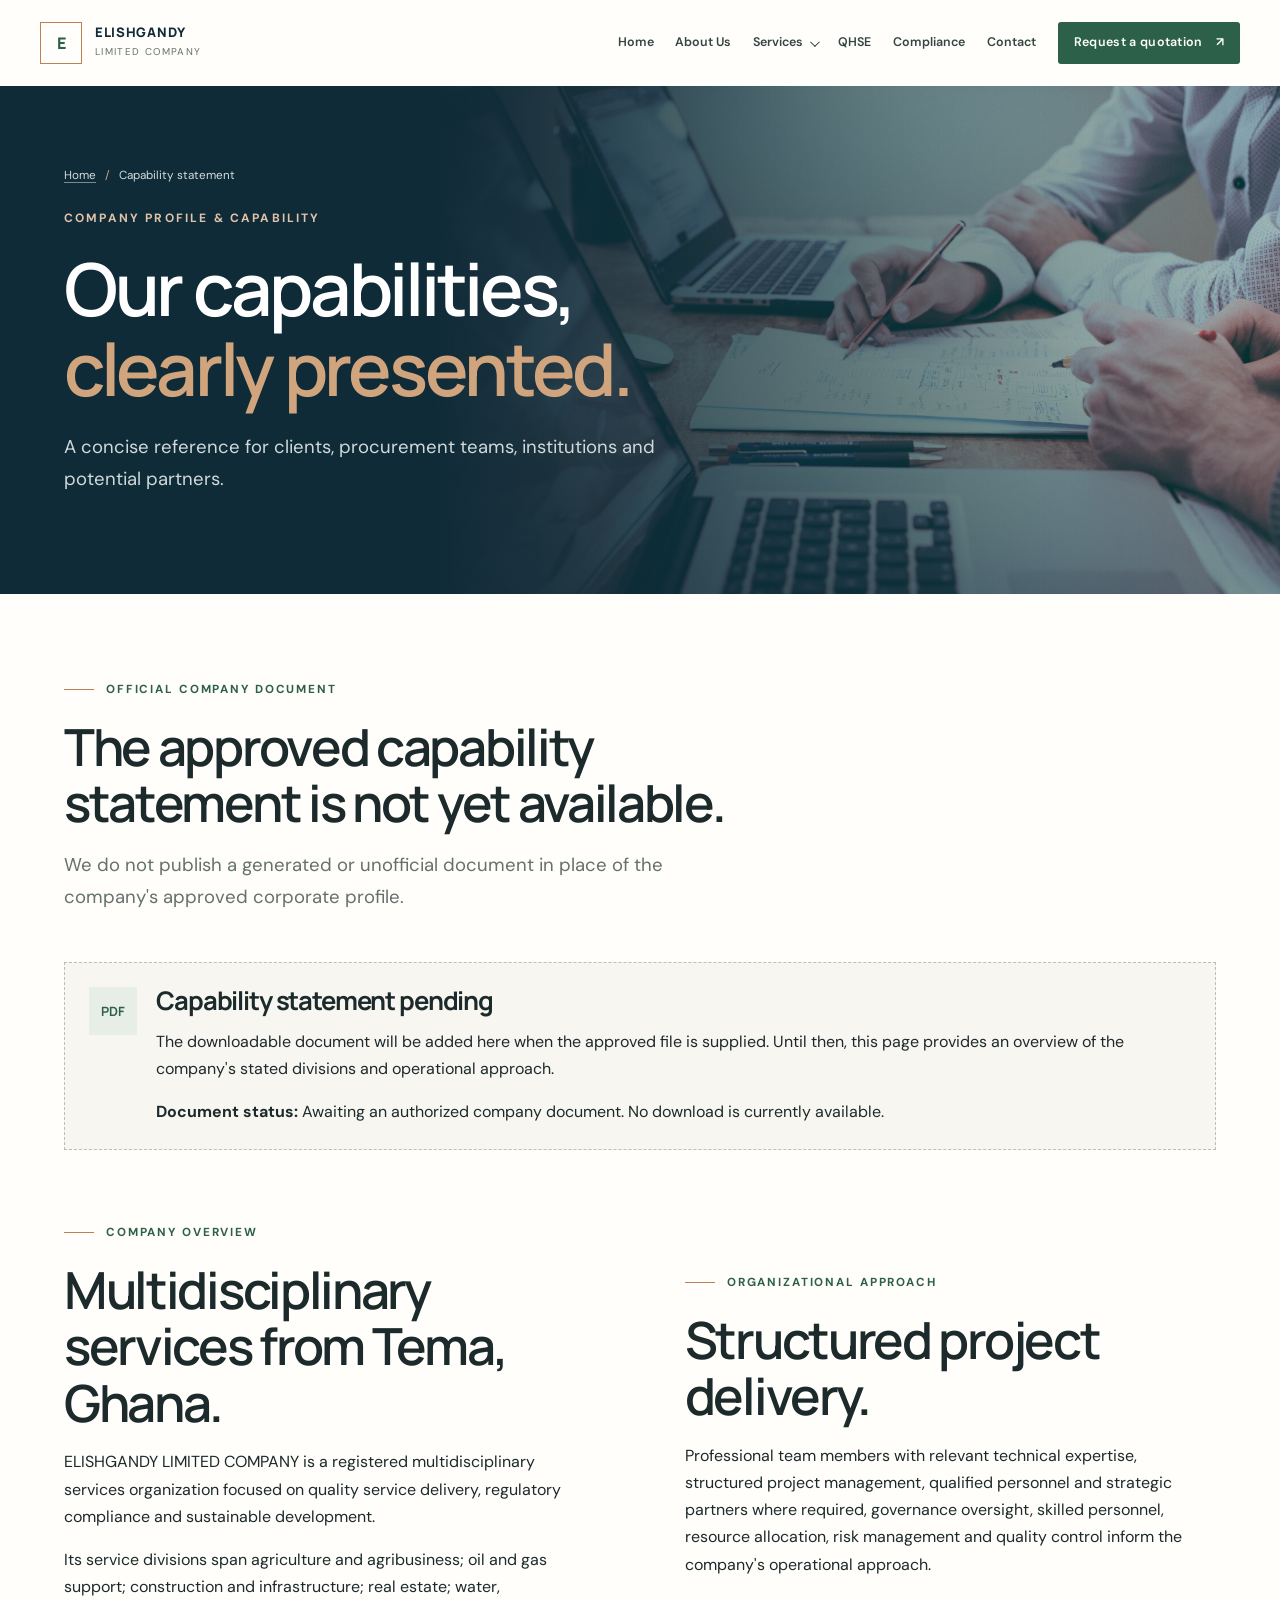
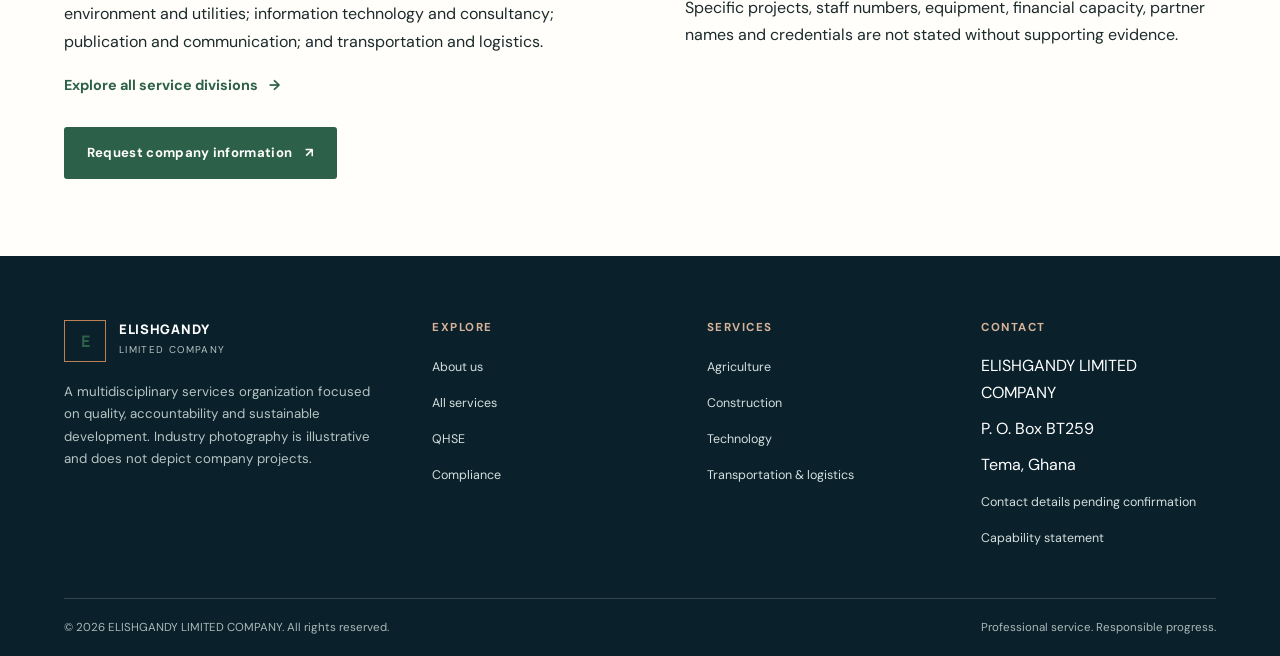
<file: capability-statement.html>
<!doctype html>
<html lang="en">
<head>
  <meta charset="utf-8"><meta name="viewport" content="width=device-width, initial-scale=1"><meta name="theme-color" content="#102b38">
  <title>Company Capability Statement | ELISHGANDY LIMITED COMPANY</title>
  <meta name="description" content="Access information about the ELISHGANDY LIMITED COMPANY capability statement. The approved company document will be available here when supplied.">
  <link rel="canonical" href="https://YOUR-DOMAIN.example/capability-statement.html"><meta property="og:type" content="website"><meta property="og:title" content="Company Capability Statement | ELISHGANDY LIMITED COMPANY"><meta property="og:description" content="Company overview, service divisions and organizational approach."><meta property="og:url" content="https://YOUR-DOMAIN.example/capability-statement.html">
  <link rel="icon" href="favicon.svg" type="image/svg+xml"><link rel="preconnect" href="https://fonts.googleapis.com"><link rel="preconnect" href="https://fonts.gstatic.com" crossorigin><link rel="stylesheet" href="css/styles.css?v=hero-overlay-fix"><script type="module" src="js/main.js"></script>
</head>
<body>
  <a class="skip-link" href="#main">Skip to content</a>
  <header class="site-header"><div class="header-inner"><a class="brand" href="index.html" aria-label="ELISHGANDY LIMITED COMPANY home"><span class="brand-mark" aria-hidden="true">E</span><span><span class="brand-name">ELISHGANDY</span><span class="brand-caption">Limited Company</span></span></a><button class="menu-toggle" type="button" aria-label="Toggle navigation" aria-expanded="false" aria-controls="primary-navigation"><span></span></button><nav class="primary-nav" id="primary-navigation" aria-label="Main navigation"><a href="index.html">Home</a><a href="about.html">About Us</a><details class="nav-dropdown"><summary>Services</summary><div class="dropdown-panel"><a href="services/index.html">All Services</a><a href="services/agriculture.html">Agriculture &amp; Agribusiness</a><a href="services/oil-gas.html">Oil &amp; Gas Support</a><a href="services/construction.html">Construction &amp; Infrastructure</a><a href="services/real-estate.html">Real Estate</a><a href="services/water-environment.html">Water &amp; Environment</a><a href="services/technology.html">IT &amp; Consultancy</a><a href="services/publication.html">Publication &amp; Communication</a><a href="services/logistics.html">Transportation &amp; Logistics</a></div></details><a href="qhse.html">QHSE</a><a href="compliance.html">Compliance</a><a href="contact.html">Contact</a><a class="button nav-cta" href="contact.html#business-enquiry">Request a quotation <span aria-hidden="true">↗</span></a></nav></div></header>
  <main id="main" class="page-main">
    <section class="hero hero--small"><img class="hero-image" src="assets/images/corporate-capability-planning.webp" width="1600" height="1067" alt="" fetchpriority="high"><div class="hero-inner"><div class="hero-copy"><nav class="breadcrumbs" aria-label="Breadcrumb"><a href="index.html">Home</a><span aria-hidden="true">/</span><span aria-current="page">Capability statement</span></nav><p class="hero-kicker">Company profile &amp; capability</p><h1>Our capabilities,<br><em>clearly presented.</em></h1><p class="lead">A concise reference for clients, procurement teams, institutions and potential partners.</p></div></div></section>
    <section class="section"><div class="container">
      <div class="section-heading reveal"><p class="eyebrow">Official company document</p><h2>The approved capability statement is not yet available.</h2><p class="lead">We do not publish a generated or unofficial document in place of the company's approved corporate profile.</p></div>
      <div class="doc-placeholder reveal"><div class="doc-icon" aria-hidden="true">PDF</div><div><h3>Capability statement pending</h3><p>The downloadable document will be added here when the approved file is supplied. Until then, this page provides an overview of the company's stated divisions and operational approach.</p><p><strong>Document status:</strong> Awaiting an authorized company document. No download is currently available.</p></div></div>
      <div class="split-feature" style="margin-top:4rem"><div class="split-feature-copy reveal"><p class="eyebrow">Company overview</p><h2>Multidisciplinary services from Tema, Ghana.</h2><p>ELISHGANDY LIMITED COMPANY is a registered multidisciplinary services organization focused on quality service delivery, regulatory compliance and sustainable development.</p><p>Its service divisions span agriculture and agribusiness; oil and gas support; construction and infrastructure; real estate; water, environment and utilities; information technology and consultancy; publication and communication; and transportation and logistics.</p><a class="text-link" href="services/index.html">Explore all service divisions <span aria-hidden="true">→</span></a></div><div class="split-feature-copy reveal"><p class="eyebrow">Organizational approach</p><h2>Structured project delivery.</h2><p>Professional team members with relevant technical expertise, structured project management, qualified personnel and strategic partners where required, governance oversight, skilled personnel, resource allocation, risk management and quality control inform the company's operational approach.</p><p>Specific projects, staff numbers, equipment, financial capacity, partner names and credentials are not stated without supporting evidence.</p></div></div>
      <div class="button-row"><a class="button" href="contact.html#business-enquiry">Request company information <span aria-hidden="true">↗</span></a></div>
    </div></section>
  </main>
  <footer class="site-footer"><div class="container footer-top"><div class="footer-brand"><a class="brand" href="index.html"><span class="brand-mark" aria-hidden="true">E</span><span><span class="brand-name">ELISHGANDY</span><span class="brand-caption">Limited Company</span></span></a><p class="footer-about">A multidisciplinary services organization focused on quality, accountability and sustainable development. Industry photography is illustrative and does not depict company projects.</p></div><div class="footer-column"><h2>Explore</h2><ul><li><a href="about.html">About us</a></li><li><a href="services/index.html">All services</a></li><li><a href="qhse.html">QHSE</a></li><li><a href="compliance.html">Compliance</a></li></ul></div><div class="footer-column"><h2>Services</h2><ul><li><a href="services/agriculture.html">Agriculture</a></li><li><a href="services/construction.html">Construction</a></li><li><a href="services/technology.html">Technology</a></li><li><a href="services/logistics.html">Transportation &amp; logistics</a></li></ul></div><div class="footer-column"><h2>Contact</h2><ul><li>ELISHGANDY LIMITED COMPANY</li><li>P. O. Box BT259</li><li>Tema, Ghana</li><li><a href="contact.html">Contact details pending confirmation</a></li><li><a href="capability-statement.html">Capability statement</a></li></ul></div></div><div class="container footer-bottom"><p>© <span data-year>2026</span> ELISHGANDY LIMITED COMPANY. All rights reserved.</p><p>Professional service. Responsible progress.</p></div></footer>
</body>
</html>
</file>
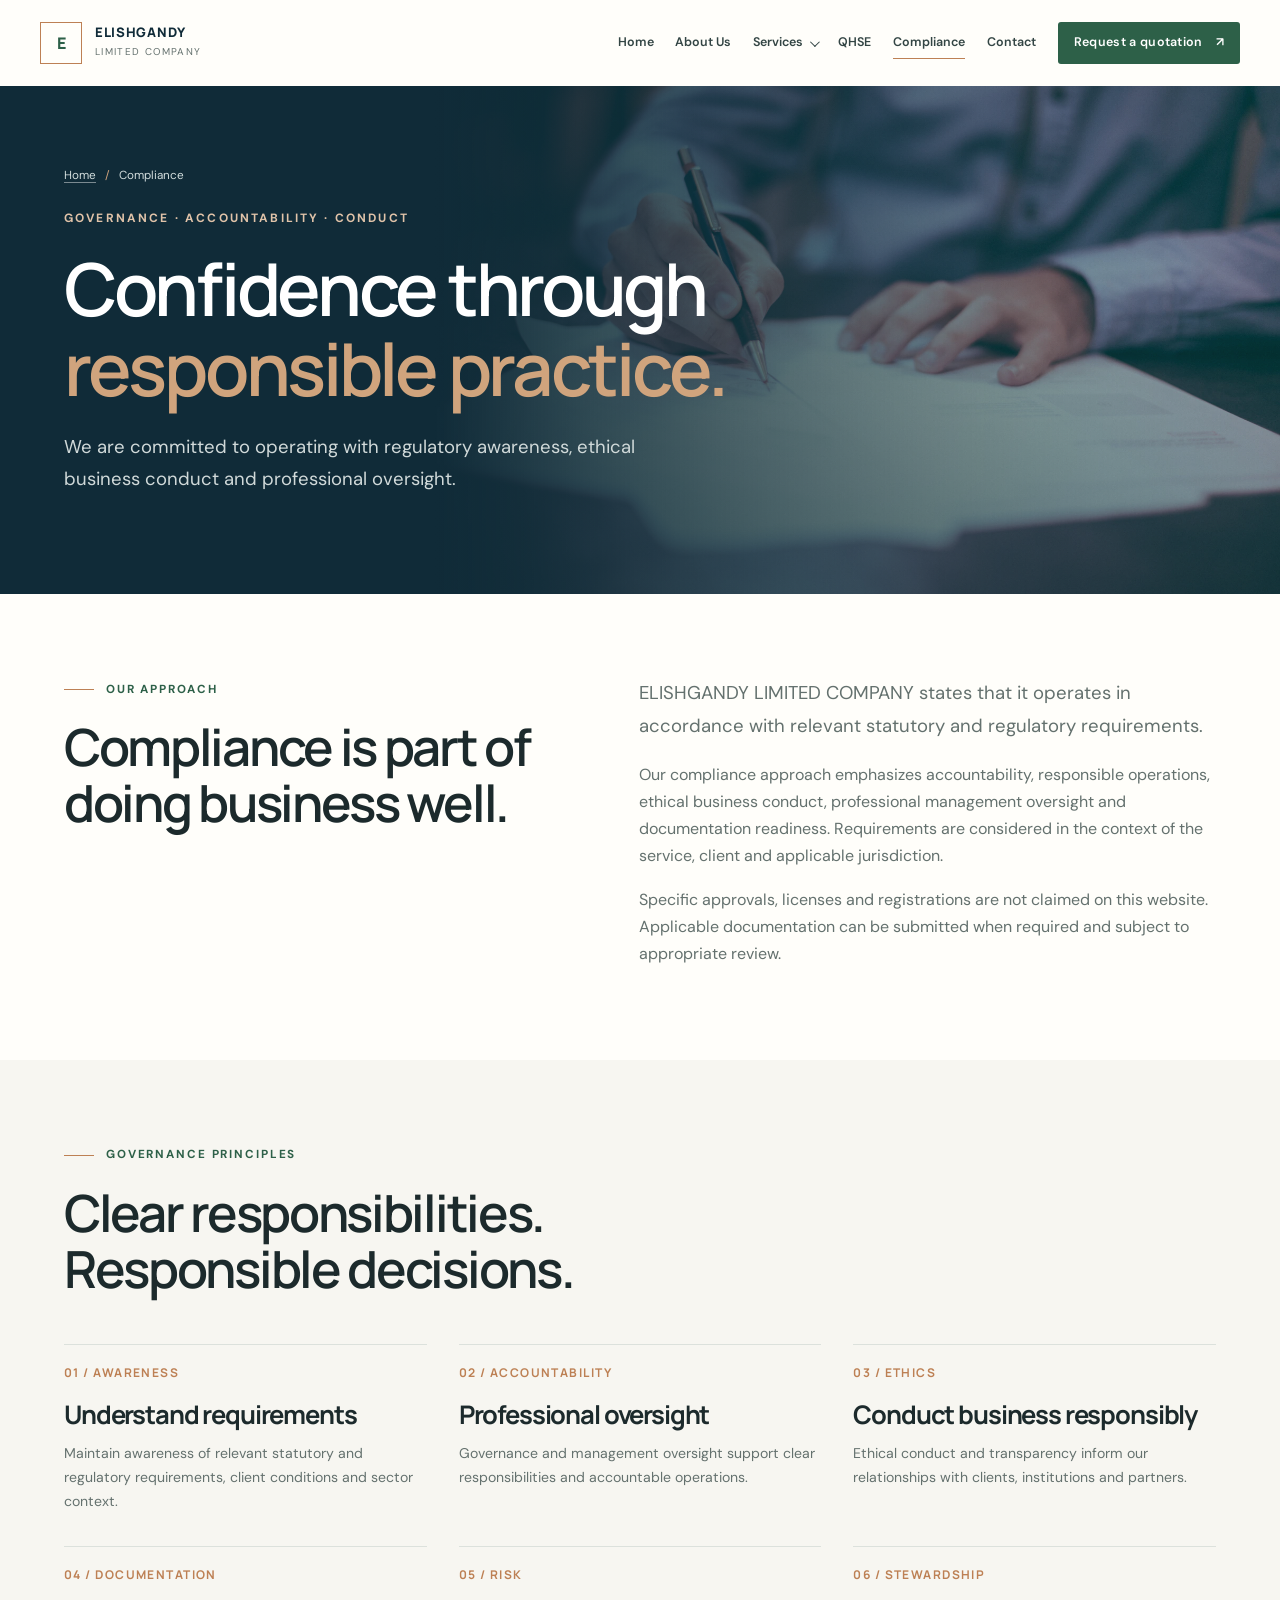
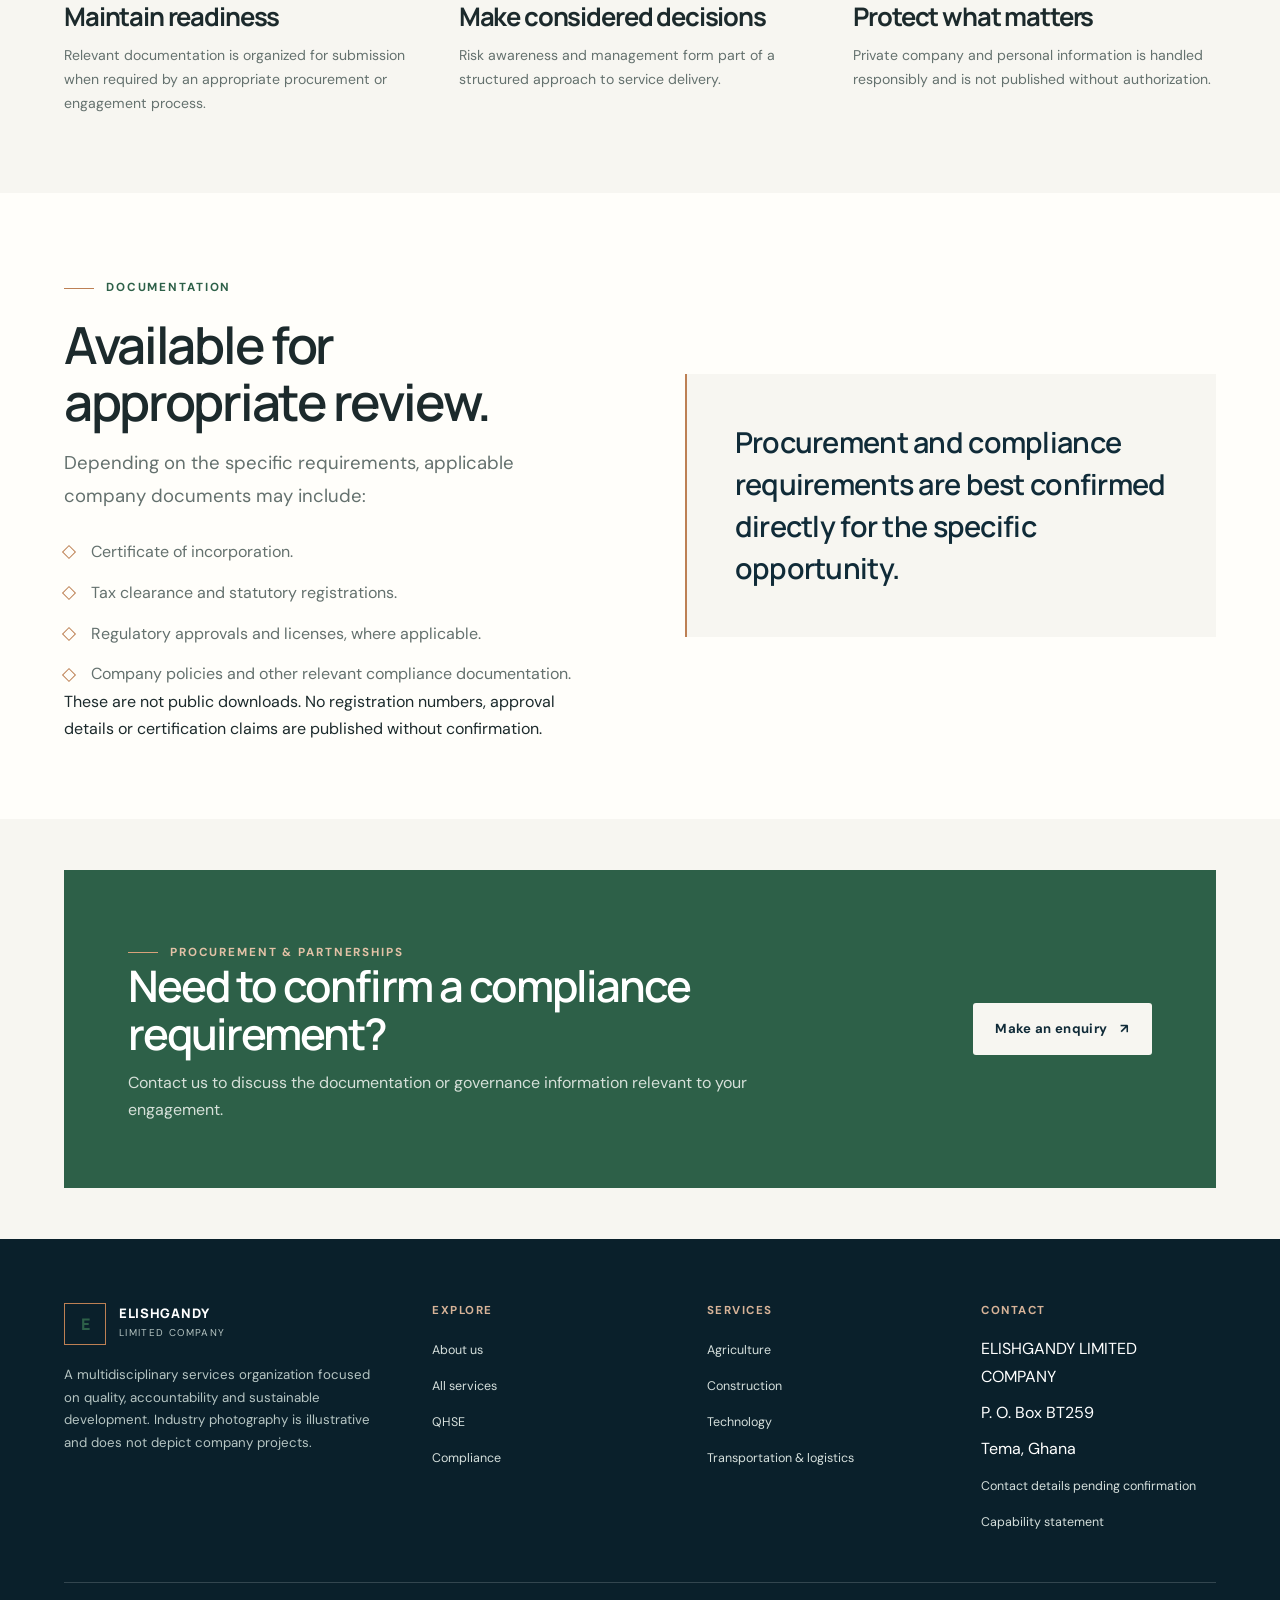
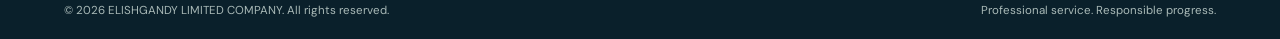
<file: compliance.html>
<!doctype html>
<html lang="en">
<head>
  <meta charset="utf-8"><meta name="viewport" content="width=device-width, initial-scale=1"><meta name="theme-color" content="#102b38">
  <title>Compliance &amp; Governance | ELISHGANDY LIMITED COMPANY</title>
  <meta name="description" content="Learn about ELISHGANDY LIMITED COMPANY's approach to regulatory awareness, ethical conduct, accountability, governance and compliance readiness.">
  <link rel="canonical" href="https://YOUR-DOMAIN.example/compliance.html"><meta property="og:type" content="website"><meta property="og:title" content="Compliance &amp; Governance | ELISHGANDY LIMITED COMPANY"><meta property="og:description" content="Regulatory awareness, accountability and responsible business operations."><meta property="og:url" content="https://YOUR-DOMAIN.example/compliance.html">
  <link rel="icon" href="favicon.svg" type="image/svg+xml"><link rel="preconnect" href="https://fonts.googleapis.com"><link rel="preconnect" href="https://fonts.gstatic.com" crossorigin><link rel="stylesheet" href="css/styles.css?v=hero-overlay-fix"><script type="module" src="js/main.js"></script>
</head>
<body>
  <a class="skip-link" href="#main">Skip to content</a>
  <header class="site-header"><div class="header-inner"><a class="brand" href="index.html" aria-label="ELISHGANDY LIMITED COMPANY home"><span class="brand-mark" aria-hidden="true">E</span><span><span class="brand-name">ELISHGANDY</span><span class="brand-caption">Limited Company</span></span></a><button class="menu-toggle" type="button" aria-label="Toggle navigation" aria-expanded="false" aria-controls="primary-navigation"><span></span></button><nav class="primary-nav" id="primary-navigation" aria-label="Main navigation"><a href="index.html">Home</a><a href="about.html">About Us</a><details class="nav-dropdown"><summary>Services</summary><div class="dropdown-panel"><a href="services/index.html">All Services</a><a href="services/agriculture.html">Agriculture &amp; Agribusiness</a><a href="services/oil-gas.html">Oil &amp; Gas Support</a><a href="services/construction.html">Construction &amp; Infrastructure</a><a href="services/real-estate.html">Real Estate</a><a href="services/water-environment.html">Water &amp; Environment</a><a href="services/technology.html">IT &amp; Consultancy</a><a href="services/publication.html">Publication &amp; Communication</a><a href="services/logistics.html">Transportation &amp; Logistics</a></div></details><a href="qhse.html">QHSE</a><a href="compliance.html" aria-current="page">Compliance</a><a href="contact.html">Contact</a><a class="button nav-cta" href="contact.html#business-enquiry">Request a quotation <span aria-hidden="true">↗</span></a></nav></div></header>
  <main id="main" class="page-main">
    <section class="hero hero--small"><img class="hero-image" src="assets/images/compliance-documents-review.webp" width="1600" height="1067" alt="" fetchpriority="high"><div class="hero-inner"><div class="hero-copy"><nav class="breadcrumbs" aria-label="Breadcrumb"><a href="index.html">Home</a><span aria-hidden="true">/</span><span aria-current="page">Compliance</span></nav><p class="hero-kicker">Governance · accountability · conduct</p><h1>Confidence through <em>responsible practice.</em></h1><p class="lead">We are committed to operating with regulatory awareness, ethical business conduct and professional oversight.</p></div></div></section>
    <section class="section"><div class="container intro-grid"><div class="reveal"><p class="eyebrow">Our approach</p><h2>Compliance is part of doing business well.</h2></div><div class="intro-aside reveal"><p class="lead">ELISHGANDY LIMITED COMPANY states that it operates in accordance with relevant statutory and regulatory requirements.</p><p>Our compliance approach emphasizes accountability, responsible operations, ethical business conduct, professional management oversight and documentation readiness. Requirements are considered in the context of the service, client and applicable jurisdiction.</p><p>Specific approvals, licenses and registrations are not claimed on this website. Applicable documentation can be submitted when required and subject to appropriate review.</p></div></div></section>
    <section class="section section--ivory"><div class="container"><div class="section-heading reveal"><p class="eyebrow">Governance principles</p><h2>Clear responsibilities. Responsible decisions.</h2></div><div class="value-grid">
      <article class="value-card reveal"><span class="number">01 / AWARENESS</span><h3>Understand requirements</h3><p>Maintain awareness of relevant statutory and regulatory requirements, client conditions and sector context.</p></article>
      <article class="value-card reveal"><span class="number">02 / ACCOUNTABILITY</span><h3>Professional oversight</h3><p>Governance and management oversight support clear responsibilities and accountable operations.</p></article>
      <article class="value-card reveal"><span class="number">03 / ETHICS</span><h3>Conduct business responsibly</h3><p>Ethical conduct and transparency inform our relationships with clients, institutions and partners.</p></article>
      <article class="value-card reveal"><span class="number">04 / DOCUMENTATION</span><h3>Maintain readiness</h3><p>Relevant documentation is organized for submission when required by an appropriate procurement or engagement process.</p></article>
      <article class="value-card reveal"><span class="number">05 / RISK</span><h3>Make considered decisions</h3><p>Risk awareness and management form part of a structured approach to service delivery.</p></article>
      <article class="value-card reveal"><span class="number">06 / STEWARDSHIP</span><h3>Protect what matters</h3><p>Private company and personal information is handled responsibly and is not published without authorization.</p></article>
    </div></div></section>
    <section class="section"><div class="container split-feature"><div class="split-feature-copy reveal"><p class="eyebrow">Documentation</p><h2>Available for appropriate review.</h2><p class="lead">Depending on the specific requirements, applicable company documents may include:</p><ul class="check-list"><li>Certificate of incorporation.</li><li>Tax clearance and statutory registrations.</li><li>Regulatory approvals and licenses, where applicable.</li><li>Company policies and other relevant compliance documentation.</li></ul><p>These are not public downloads. No registration numbers, approval details or certification claims are published without confirmation.</p></div><div class="quote-block reveal"><p>Procurement and compliance requirements are best confirmed directly for the specific opportunity.</p></div></div></section>
    <section class="section section--tight section--ivory"><div class="container"><div class="cta-panel reveal"><div><p class="eyebrow">Procurement &amp; partnerships</p><h2>Need to confirm a compliance requirement?</h2><p>Contact us to discuss the documentation or governance information relevant to your engagement.</p></div><a class="button button--light" href="contact.html#business-enquiry">Make an enquiry <span aria-hidden="true">↗</span></a></div></div></section>
  </main>
  <footer class="site-footer"><div class="container footer-top"><div class="footer-brand"><a class="brand" href="index.html"><span class="brand-mark" aria-hidden="true">E</span><span><span class="brand-name">ELISHGANDY</span><span class="brand-caption">Limited Company</span></span></a><p class="footer-about">A multidisciplinary services organization focused on quality, accountability and sustainable development. Industry photography is illustrative and does not depict company projects.</p></div><div class="footer-column"><h2>Explore</h2><ul><li><a href="about.html">About us</a></li><li><a href="services/index.html">All services</a></li><li><a href="qhse.html">QHSE</a></li><li><a href="compliance.html">Compliance</a></li></ul></div><div class="footer-column"><h2>Services</h2><ul><li><a href="services/agriculture.html">Agriculture</a></li><li><a href="services/construction.html">Construction</a></li><li><a href="services/technology.html">Technology</a></li><li><a href="services/logistics.html">Transportation &amp; logistics</a></li></ul></div><div class="footer-column"><h2>Contact</h2><ul><li>ELISHGANDY LIMITED COMPANY</li><li>P. O. Box BT259</li><li>Tema, Ghana</li><li><a href="contact.html">Contact details pending confirmation</a></li><li><a href="capability-statement.html">Capability statement</a></li></ul></div></div><div class="container footer-bottom"><p>© <span data-year>2026</span> ELISHGANDY LIMITED COMPANY. All rights reserved.</p><p>Professional service. Responsible progress.</p></div></footer>
</body>
</html>
</file>
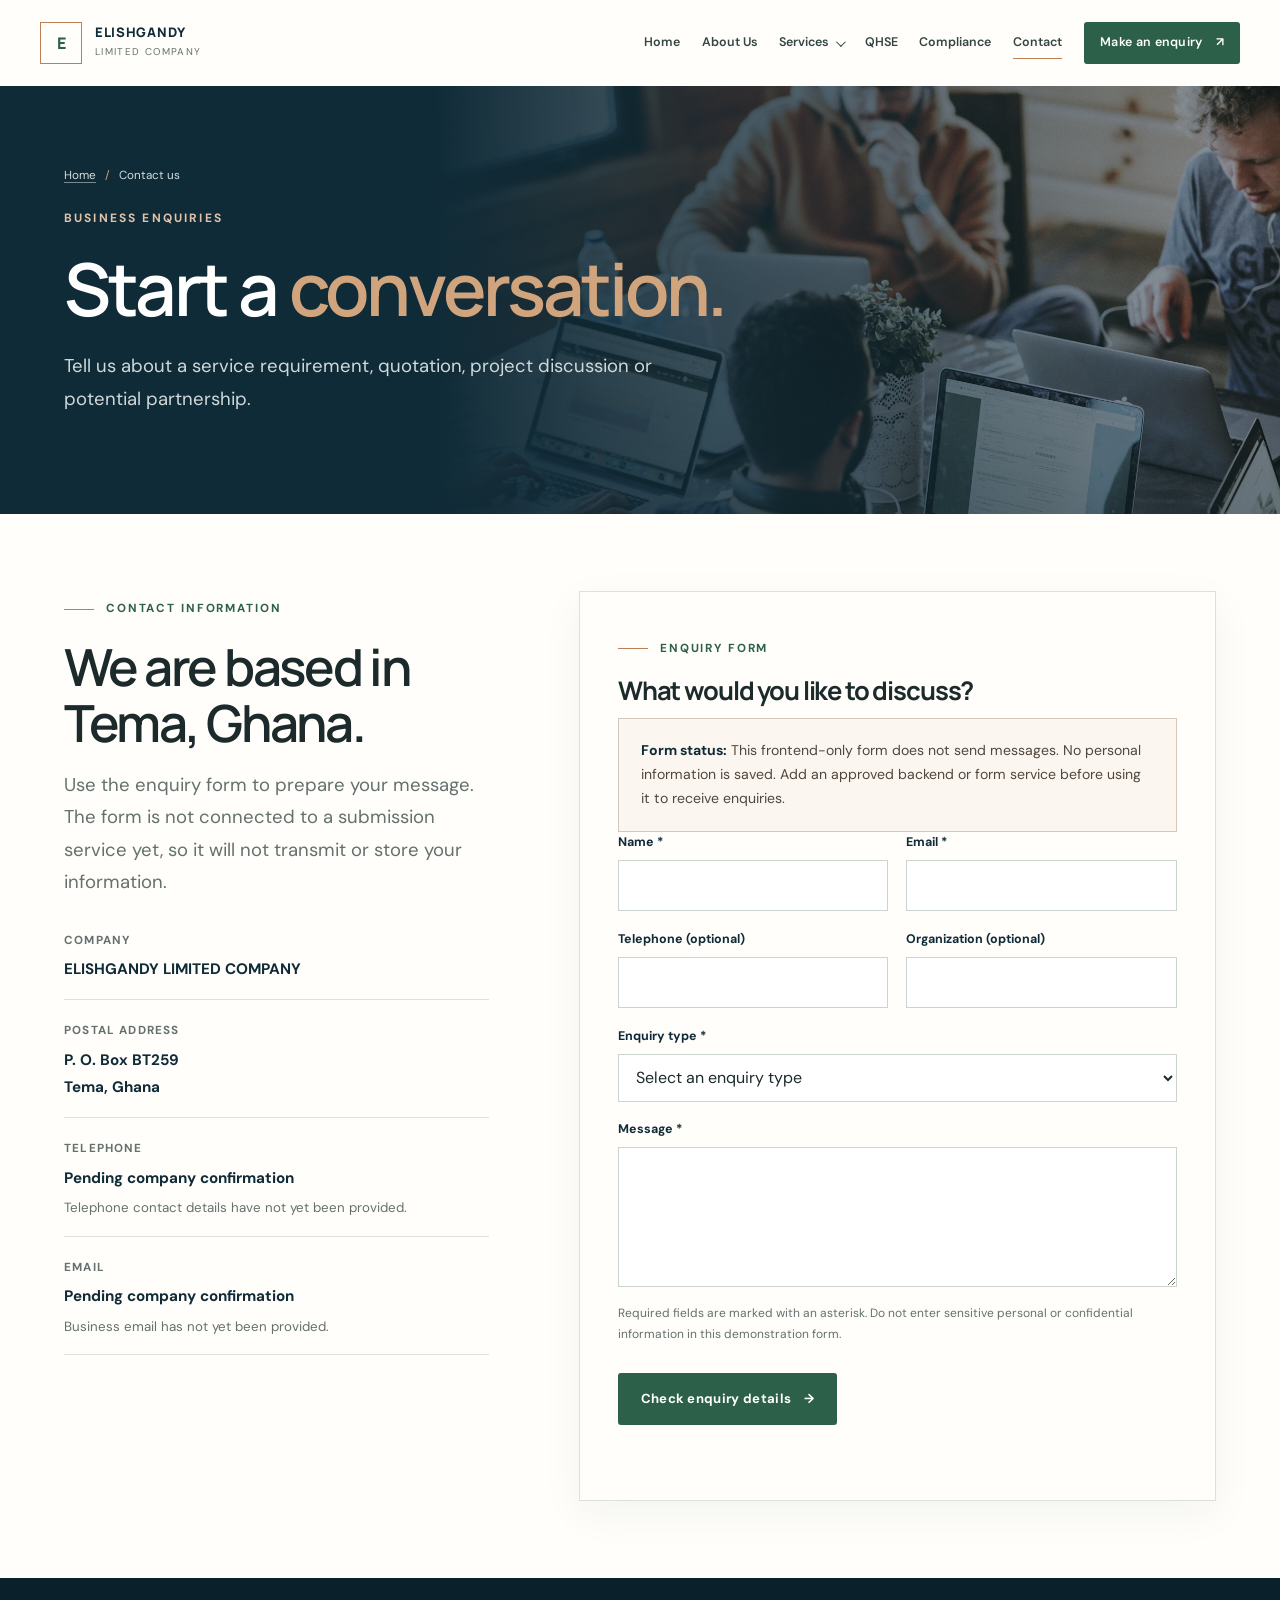
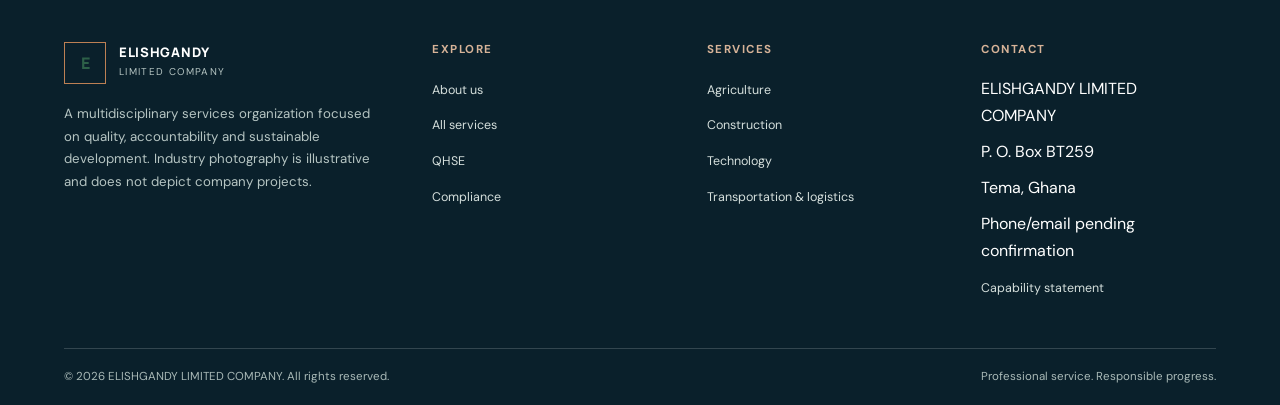
<file: contact.html>
<!doctype html>
<html lang="en">
<head>
  <meta charset="utf-8"><meta name="viewport" content="width=device-width, initial-scale=1"><meta name="theme-color" content="#102b38">
  <title>Contact Us | ELISHGANDY LIMITED COMPANY</title>
  <meta name="description" content="Contact ELISHGANDY LIMITED COMPANY in Tema, Ghana, to discuss a business enquiry, quotation request, project or partnership opportunity.">
  <link rel="canonical" href="https://YOUR-DOMAIN.example/contact.html"><meta property="og:type" content="website"><meta property="og:title" content="Contact Us | ELISHGANDY LIMITED COMPANY"><meta property="og:description" content="Discuss a service enquiry, quotation request, project or partnership opportunity."><meta property="og:url" content="https://YOUR-DOMAIN.example/contact.html">
  <link rel="icon" href="favicon.svg" type="image/svg+xml"><link rel="preconnect" href="https://fonts.googleapis.com"><link rel="preconnect" href="https://fonts.gstatic.com" crossorigin><link rel="stylesheet" href="css/styles.css?v=hero-overlay-fix"><script type="module" src="js/main.js"></script><script type="module" src="js/contact.js"></script>
</head>
<body>
  <a class="skip-link" href="#main">Skip to content</a>
  <header class="site-header"><div class="header-inner"><a class="brand" href="index.html" aria-label="ELISHGANDY LIMITED COMPANY home"><span class="brand-mark" aria-hidden="true">E</span><span><span class="brand-name">ELISHGANDY</span><span class="brand-caption">Limited Company</span></span></a><button class="menu-toggle" type="button" aria-label="Toggle navigation" aria-expanded="false" aria-controls="primary-navigation"><span></span></button><nav class="primary-nav" id="primary-navigation" aria-label="Main navigation"><a href="index.html">Home</a><a href="about.html">About Us</a><details class="nav-dropdown"><summary>Services</summary><div class="dropdown-panel"><a href="services/index.html">All Services</a><a href="services/agriculture.html">Agriculture &amp; Agribusiness</a><a href="services/oil-gas.html">Oil &amp; Gas Support</a><a href="services/construction.html">Construction &amp; Infrastructure</a><a href="services/real-estate.html">Real Estate</a><a href="services/water-environment.html">Water &amp; Environment</a><a href="services/technology.html">IT &amp; Consultancy</a><a href="services/publication.html">Publication &amp; Communication</a><a href="services/logistics.html">Transportation &amp; Logistics</a></div></details><a href="qhse.html">QHSE</a><a href="compliance.html">Compliance</a><a href="contact.html" aria-current="page">Contact</a><a class="button nav-cta" href="#business-enquiry">Make an enquiry <span aria-hidden="true">↗</span></a></nav></div></header>
  <main id="main" class="page-main">
    <section class="hero hero--small"><img class="hero-image" src="assets/images/business-team-meeting.webp" width="1600" height="1067" alt="" fetchpriority="high"><div class="hero-inner"><div class="hero-copy"><nav class="breadcrumbs" aria-label="Breadcrumb"><a href="index.html">Home</a><span aria-hidden="true">/</span><span aria-current="page">Contact us</span></nav><p class="hero-kicker">Business enquiries</p><h1>Start a <em>conversation.</em></h1><p class="lead">Tell us about a service requirement, quotation, project discussion or potential partnership.</p></div></div></section>
    <section class="section"><div class="container contact-grid">
      <div class="reveal"><p class="eyebrow">Contact information</p><h2>We are based in Tema, Ghana.</h2><p class="lead">Use the enquiry form to prepare your message. The form is not connected to a submission service yet, so it will not transmit or store your information.</p>
        <div class="contact-list"><div class="contact-item"><span>Company</span><strong>ELISHGANDY LIMITED COMPANY</strong></div><div class="contact-item"><span>Postal address</span><strong>P. O. Box BT259<br>Tema, Ghana</strong></div><div class="contact-item"><span>Telephone</span><strong>Pending company confirmation</strong><small>Telephone contact details have not yet been provided.</small></div><div class="contact-item"><span>Email</span><strong>Pending company confirmation</strong><small>Business email has not yet been provided.</small></div></div>
      </div>
      <div class="form-panel reveal">
        <p class="eyebrow">Enquiry form</p><h3 id="form-title">What would you like to discuss?</h3>
        <div class="notice" role="note"><strong>Form status:</strong> This frontend-only form does not send messages. No personal information is saved. Add an approved backend or form service before using it to receive enquiries.</div>
        <form class="contact-form" id="business-enquiry" novalidate>
          <div class="form-grid">
            <div class="field"><label for="name">Name <span aria-hidden="true">*</span></label><input id="name" name="name" autocomplete="name" required></div>
            <div class="field"><label for="email">Email <span aria-hidden="true">*</span></label><input id="email" name="email" type="email" autocomplete="email" required></div>
            <div class="field"><label for="telephone">Telephone (optional)</label><input id="telephone" name="telephone" type="tel" autocomplete="tel"></div>
            <div class="field"><label for="organization">Organization (optional)</label><input id="organization" name="organization" autocomplete="organization"></div>
            <div class="field field--full"><label for="enquiry-type">Enquiry type <span aria-hidden="true">*</span></label><select id="enquiry-type" name="enquiry-type" required><option value="">Select an enquiry type</option><option>General enquiry</option><option>Request for quotation</option><option>Project discussion</option><option>Partnership opportunity</option><option>Service enquiry</option><option>Other</option></select></div>
            <div class="field field--full"><label for="message">Message <span aria-hidden="true">*</span></label><textarea id="message" name="message" required minlength="10"></textarea></div>
          </div>
          <p class="form-note">Required fields are marked with an asterisk. Do not enter sensitive personal or confidential information in this demonstration form.</p>
          <div class="button-row"><button class="button" type="button" data-check-enquiry>Check enquiry details <span aria-hidden="true">→</span></button></div>
          <p class="form-status" aria-live="polite"></p>
        </form>
      </div>
    </div></section>
  </main>
  <footer class="site-footer"><div class="container footer-top"><div class="footer-brand"><a class="brand" href="index.html"><span class="brand-mark" aria-hidden="true">E</span><span><span class="brand-name">ELISHGANDY</span><span class="brand-caption">Limited Company</span></span></a><p class="footer-about">A multidisciplinary services organization focused on quality, accountability and sustainable development. Industry photography is illustrative and does not depict company projects.</p></div><div class="footer-column"><h2>Explore</h2><ul><li><a href="about.html">About us</a></li><li><a href="services/index.html">All services</a></li><li><a href="qhse.html">QHSE</a></li><li><a href="compliance.html">Compliance</a></li></ul></div><div class="footer-column"><h2>Services</h2><ul><li><a href="services/agriculture.html">Agriculture</a></li><li><a href="services/construction.html">Construction</a></li><li><a href="services/technology.html">Technology</a></li><li><a href="services/logistics.html">Transportation &amp; logistics</a></li></ul></div><div class="footer-column"><h2>Contact</h2><ul><li>ELISHGANDY LIMITED COMPANY</li><li>P. O. Box BT259</li><li>Tema, Ghana</li><li>Phone/email pending confirmation</li><li><a href="capability-statement.html">Capability statement</a></li></ul></div></div><div class="container footer-bottom"><p>© <span data-year>2026</span> ELISHGANDY LIMITED COMPANY. All rights reserved.</p><p>Professional service. Responsible progress.</p></div></footer>
</body>
</html>
</file>
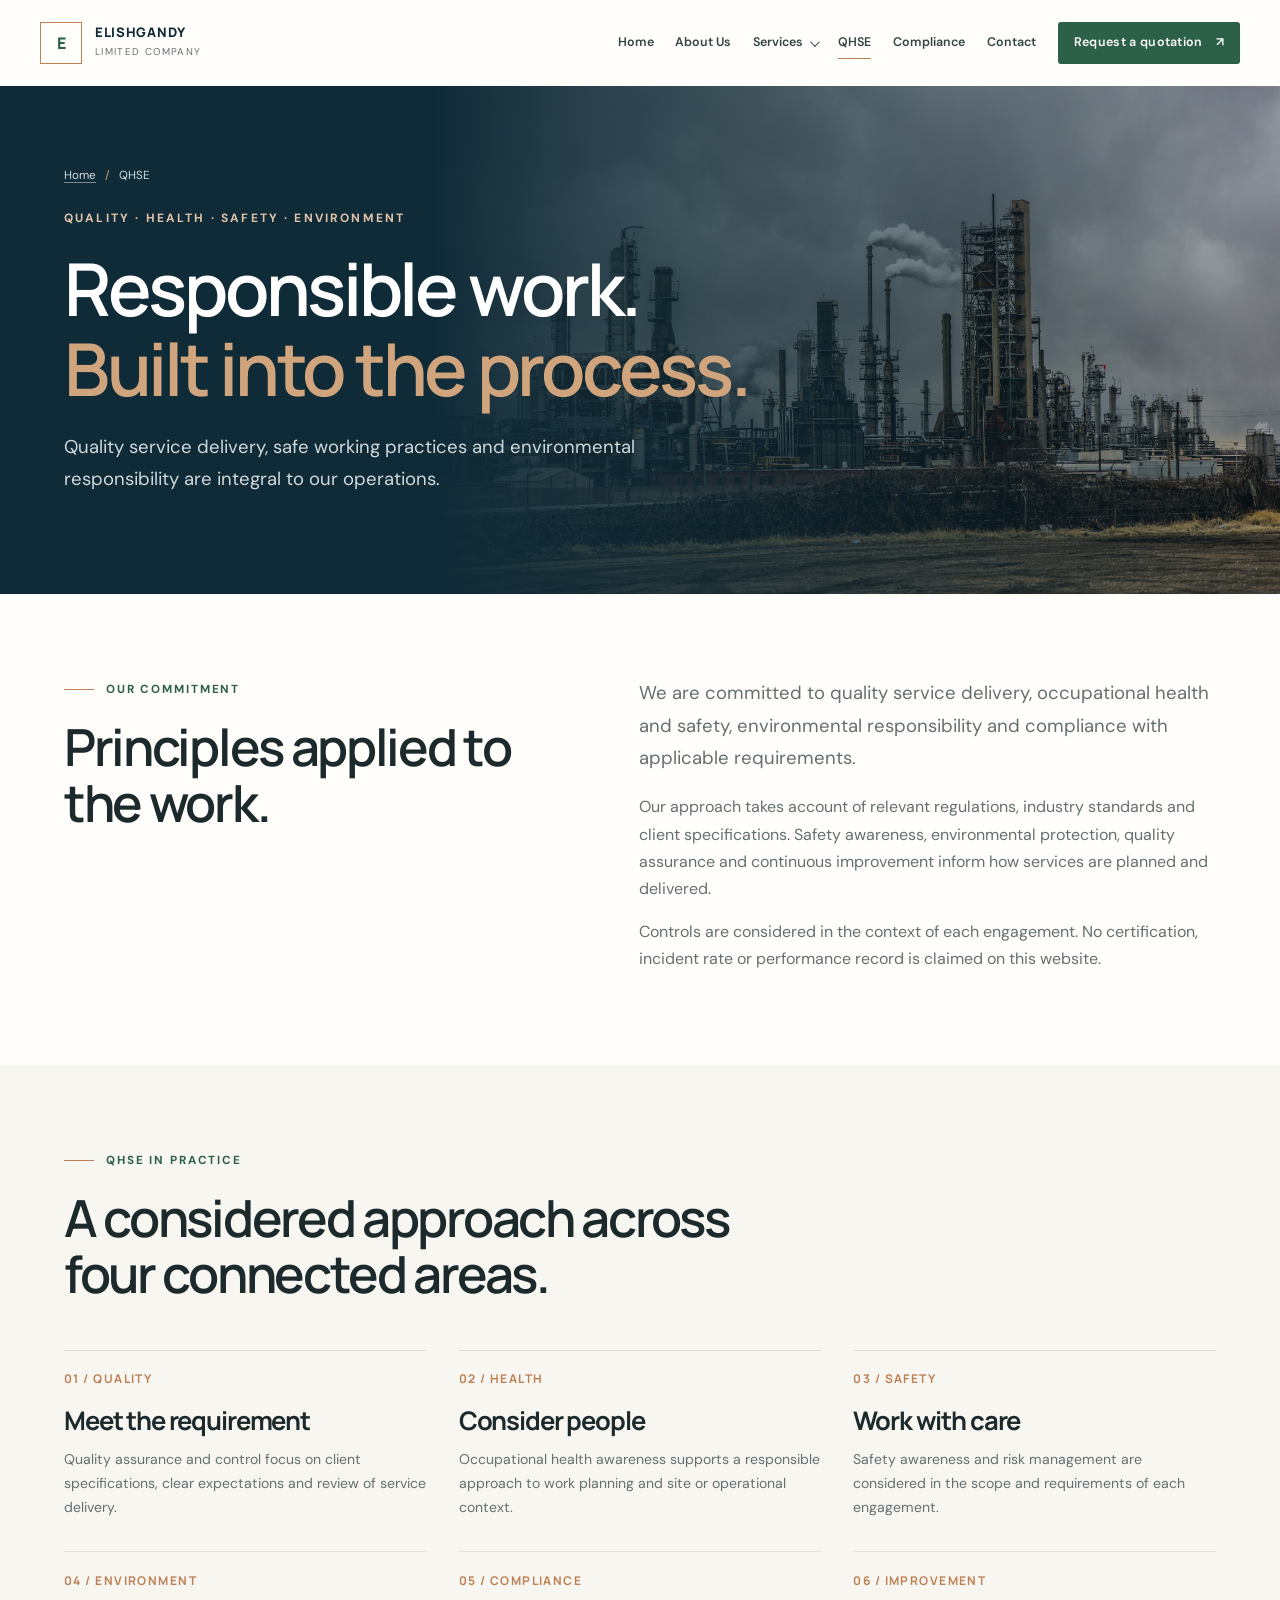
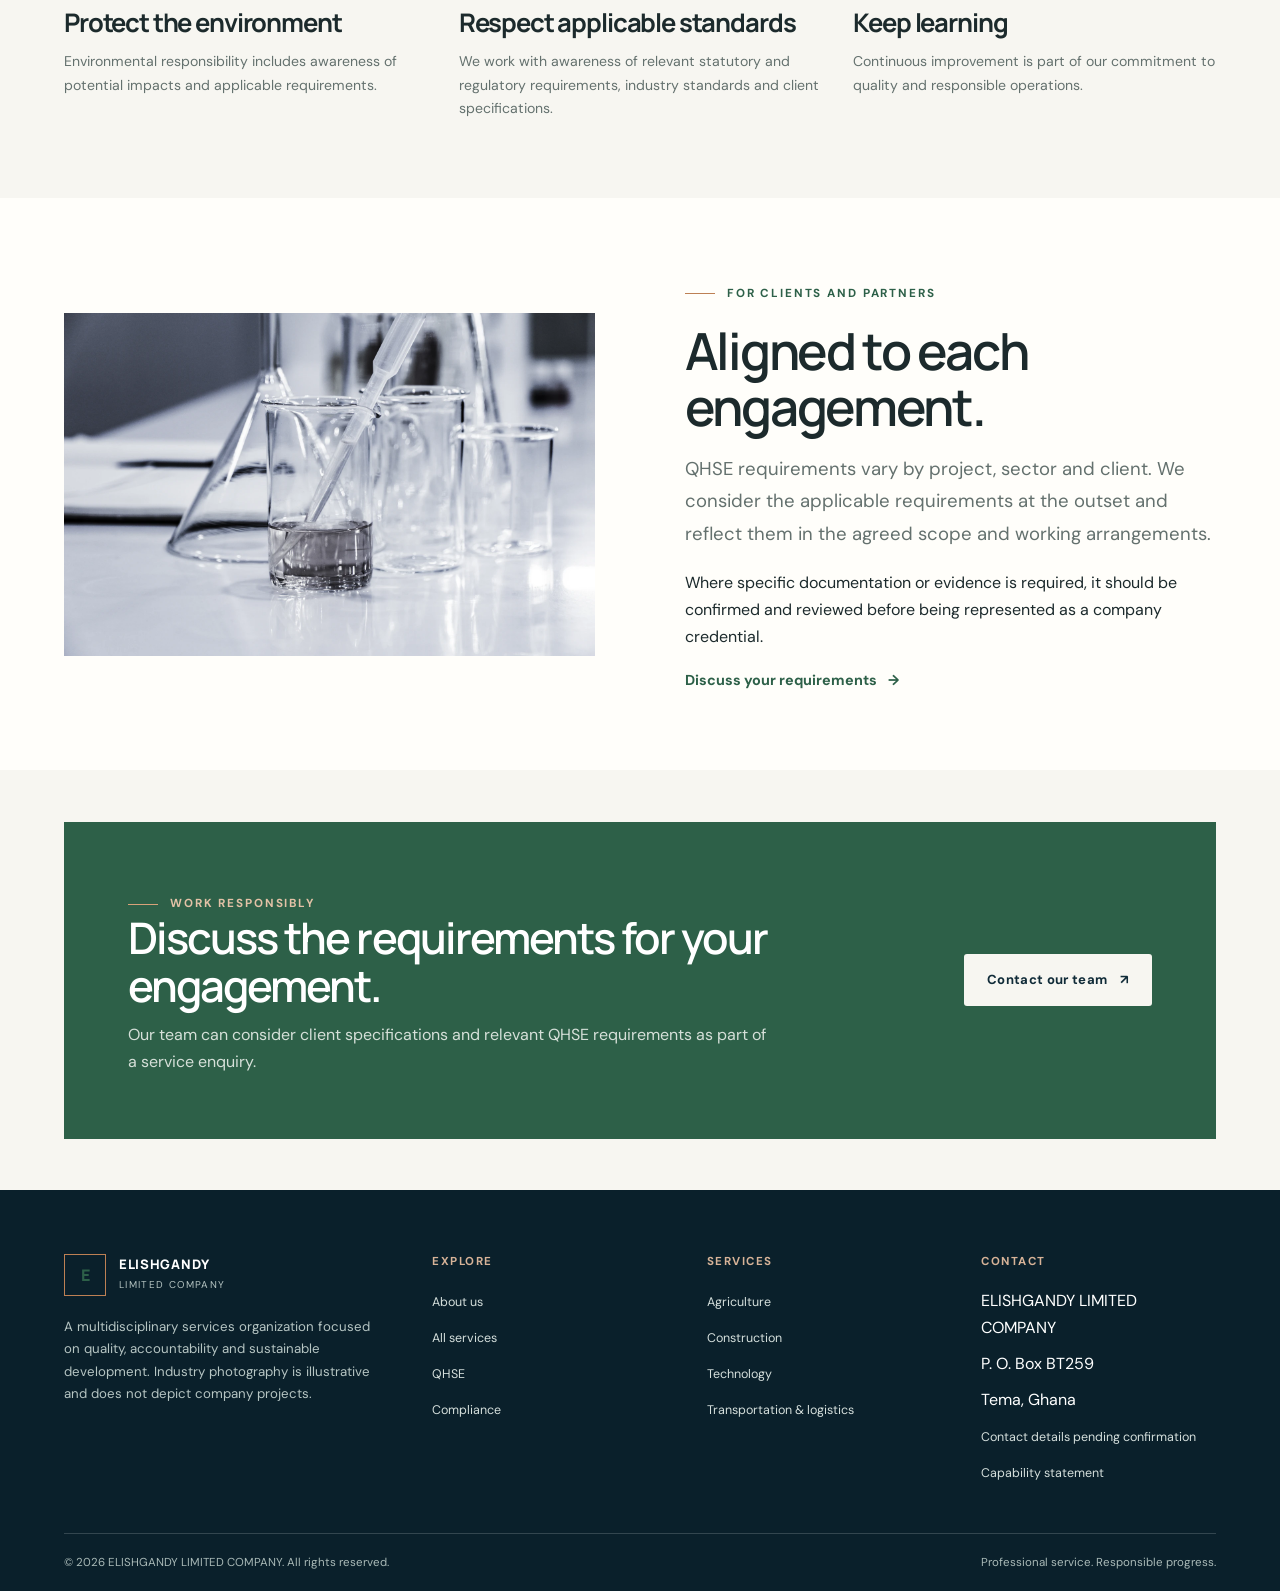
<file: qhse.html>
<!doctype html>
<html lang="en">
<head>
  <meta charset="utf-8"><meta name="viewport" content="width=device-width, initial-scale=1"><meta name="theme-color" content="#102b38">
  <title>QHSE Commitment | ELISHGANDY LIMITED COMPANY</title>
  <meta name="description" content="Read about ELISHGANDY LIMITED COMPANY's commitment to quality, occupational health and safety, environmental responsibility, and continuous improvement.">
  <link rel="canonical" href="https://YOUR-DOMAIN.example/qhse.html"><meta property="og:type" content="website"><meta property="og:title" content="QHSE Commitment | ELISHGANDY LIMITED COMPANY"><meta property="og:description" content="Quality, health, safety and environmental responsibility are integral to our operations."><meta property="og:url" content="https://YOUR-DOMAIN.example/qhse.html">
  <link rel="icon" href="favicon.svg" type="image/svg+xml"><link rel="preconnect" href="https://fonts.googleapis.com"><link rel="preconnect" href="https://fonts.gstatic.com" crossorigin><link rel="stylesheet" href="css/styles.css?v=hero-overlay-fix"><script type="module" src="js/main.js"></script>
</head>
<body>
  <a class="skip-link" href="#main">Skip to content</a>
  <header class="site-header"><div class="header-inner"><a class="brand" href="index.html" aria-label="ELISHGANDY LIMITED COMPANY home"><span class="brand-mark" aria-hidden="true">E</span><span><span class="brand-name">ELISHGANDY</span><span class="brand-caption">Limited Company</span></span></a><button class="menu-toggle" type="button" aria-label="Toggle navigation" aria-expanded="false" aria-controls="primary-navigation"><span></span></button><nav class="primary-nav" id="primary-navigation" aria-label="Main navigation"><a href="index.html">Home</a><a href="about.html">About Us</a><details class="nav-dropdown"><summary>Services</summary><div class="dropdown-panel"><a href="services/index.html">All Services</a><a href="services/agriculture.html">Agriculture &amp; Agribusiness</a><a href="services/oil-gas.html">Oil &amp; Gas Support</a><a href="services/construction.html">Construction &amp; Infrastructure</a><a href="services/real-estate.html">Real Estate</a><a href="services/water-environment.html">Water &amp; Environment</a><a href="services/technology.html">IT &amp; Consultancy</a><a href="services/publication.html">Publication &amp; Communication</a><a href="services/logistics.html">Transportation &amp; Logistics</a></div></details><a href="qhse.html" aria-current="page">QHSE</a><a href="compliance.html">Compliance</a><a href="contact.html">Contact</a><a class="button nav-cta" href="contact.html#business-enquiry">Request a quotation <span aria-hidden="true">↗</span></a></nav></div></header>
  <main id="main" class="page-main">
    <section class="hero hero--small"><img class="hero-image" src="assets/images/industrial-energy-infrastructure.webp" width="1600" height="1067" alt="" fetchpriority="high"><div class="hero-inner"><div class="hero-copy"><nav class="breadcrumbs" aria-label="Breadcrumb"><a href="index.html">Home</a><span aria-hidden="true">/</span><span aria-current="page">QHSE</span></nav><p class="hero-kicker">Quality · Health · Safety · Environment</p><h1>Responsible work.<br><em>Built into the process.</em></h1><p class="lead">Quality service delivery, safe working practices and environmental responsibility are integral to our operations.</p></div></div></section>
    <section class="section"><div class="container intro-grid"><div class="reveal"><p class="eyebrow">Our commitment</p><h2>Principles applied to the work.</h2></div><div class="intro-aside reveal"><p class="lead">We are committed to quality service delivery, occupational health and safety, environmental responsibility and compliance with applicable requirements.</p><p>Our approach takes account of relevant regulations, industry standards and client specifications. Safety awareness, environmental protection, quality assurance and continuous improvement inform how services are planned and delivered.</p><p>Controls are considered in the context of each engagement. No certification, incident rate or performance record is claimed on this website.</p></div></div></section>
    <section class="section section--ivory"><div class="container"><div class="section-heading reveal"><p class="eyebrow">QHSE in practice</p><h2>A considered approach across four connected areas.</h2></div><div class="value-grid">
      <article class="value-card reveal"><span class="number">01 / QUALITY</span><h3>Meet the requirement</h3><p>Quality assurance and control focus on client specifications, clear expectations and review of service delivery.</p></article>
      <article class="value-card reveal"><span class="number">02 / HEALTH</span><h3>Consider people</h3><p>Occupational health awareness supports a responsible approach to work planning and site or operational context.</p></article>
      <article class="value-card reveal"><span class="number">03 / SAFETY</span><h3>Work with care</h3><p>Safety awareness and risk management are considered in the scope and requirements of each engagement.</p></article>
      <article class="value-card reveal"><span class="number">04 / ENVIRONMENT</span><h3>Protect the environment</h3><p>Environmental responsibility includes awareness of potential impacts and applicable requirements.</p></article>
      <article class="value-card reveal"><span class="number">05 / COMPLIANCE</span><h3>Respect applicable standards</h3><p>We work with awareness of relevant statutory and regulatory requirements, industry standards and client specifications.</p></article>
      <article class="value-card reveal"><span class="number">06 / IMPROVEMENT</span><h3>Keep learning</h3><p>Continuous improvement is part of our commitment to quality and responsible operations.</p></article>
    </div></div></section>
    <section class="section"><div class="container split-feature"><div class="image-frame image-frame--wide reveal"><img src="assets/images/laboratory-water-quality.webp" width="1000" height="645" loading="lazy" alt="Laboratory setting"></div><div class="split-feature-copy reveal"><p class="eyebrow">For clients and partners</p><h2>Aligned to each engagement.</h2><p class="lead">QHSE requirements vary by project, sector and client. We consider the applicable requirements at the outset and reflect them in the agreed scope and working arrangements.</p><p>Where specific documentation or evidence is required, it should be confirmed and reviewed before being represented as a company credential.</p><a class="text-link" href="contact.html#business-enquiry">Discuss your requirements <span aria-hidden="true">→</span></a></div></div></section>
    <section class="section section--tight section--ivory"><div class="container"><div class="cta-panel reveal"><div><p class="eyebrow">Work responsibly</p><h2>Discuss the requirements for your engagement.</h2><p>Our team can consider client specifications and relevant QHSE requirements as part of a service enquiry.</p></div><a class="button button--light" href="contact.html#business-enquiry">Contact our team <span aria-hidden="true">↗</span></a></div></div></section>
  </main>
  <footer class="site-footer"><div class="container footer-top"><div class="footer-brand"><a class="brand" href="index.html"><span class="brand-mark" aria-hidden="true">E</span><span><span class="brand-name">ELISHGANDY</span><span class="brand-caption">Limited Company</span></span></a><p class="footer-about">A multidisciplinary services organization focused on quality, accountability and sustainable development. Industry photography is illustrative and does not depict company projects.</p></div><div class="footer-column"><h2>Explore</h2><ul><li><a href="about.html">About us</a></li><li><a href="services/index.html">All services</a></li><li><a href="qhse.html">QHSE</a></li><li><a href="compliance.html">Compliance</a></li></ul></div><div class="footer-column"><h2>Services</h2><ul><li><a href="services/agriculture.html">Agriculture</a></li><li><a href="services/construction.html">Construction</a></li><li><a href="services/technology.html">Technology</a></li><li><a href="services/logistics.html">Transportation &amp; logistics</a></li></ul></div><div class="footer-column"><h2>Contact</h2><ul><li>ELISHGANDY LIMITED COMPANY</li><li>P. O. Box BT259</li><li>Tema, Ghana</li><li><a href="contact.html">Contact details pending confirmation</a></li><li><a href="capability-statement.html">Capability statement</a></li></ul></div></div><div class="container footer-bottom"><p>© <span data-year>2026</span> ELISHGANDY LIMITED COMPANY. All rights reserved.</p><p>Professional service. Responsible progress.</p></div></footer>
</body>
</html>
</file>
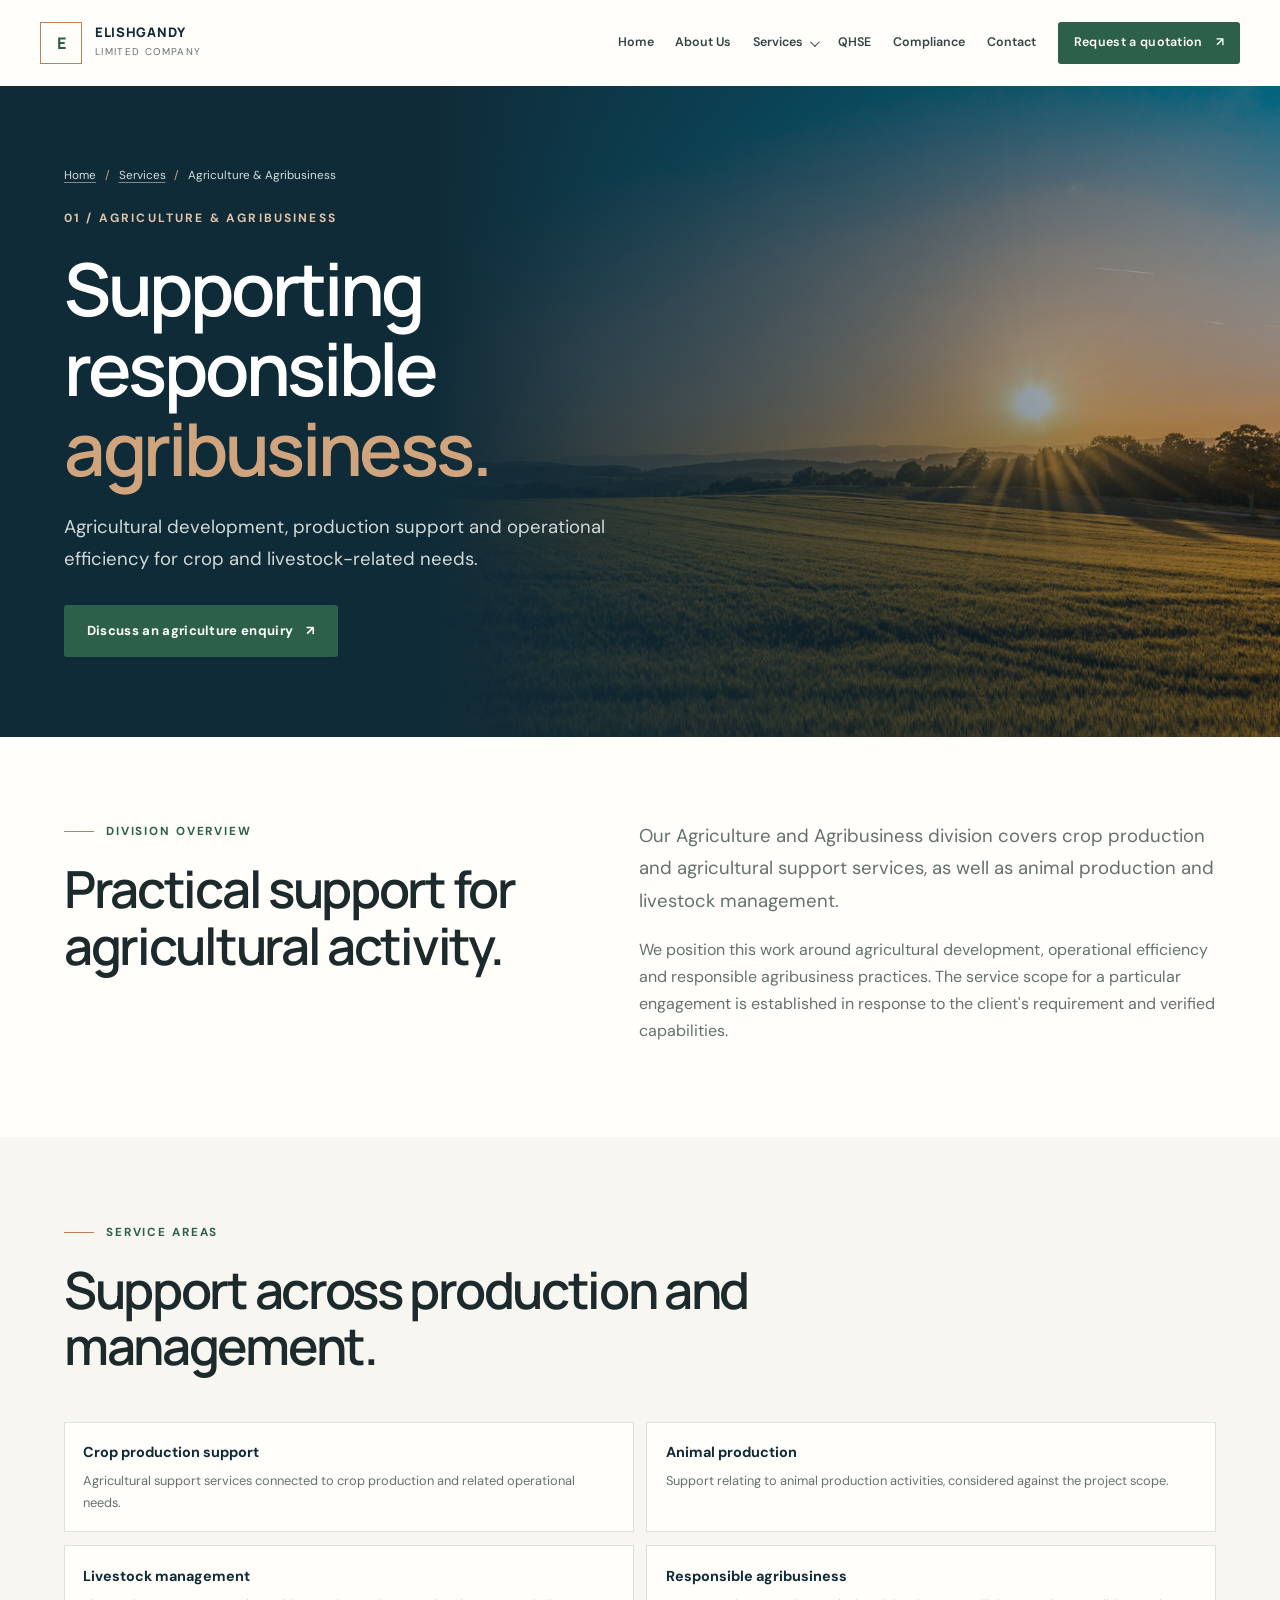
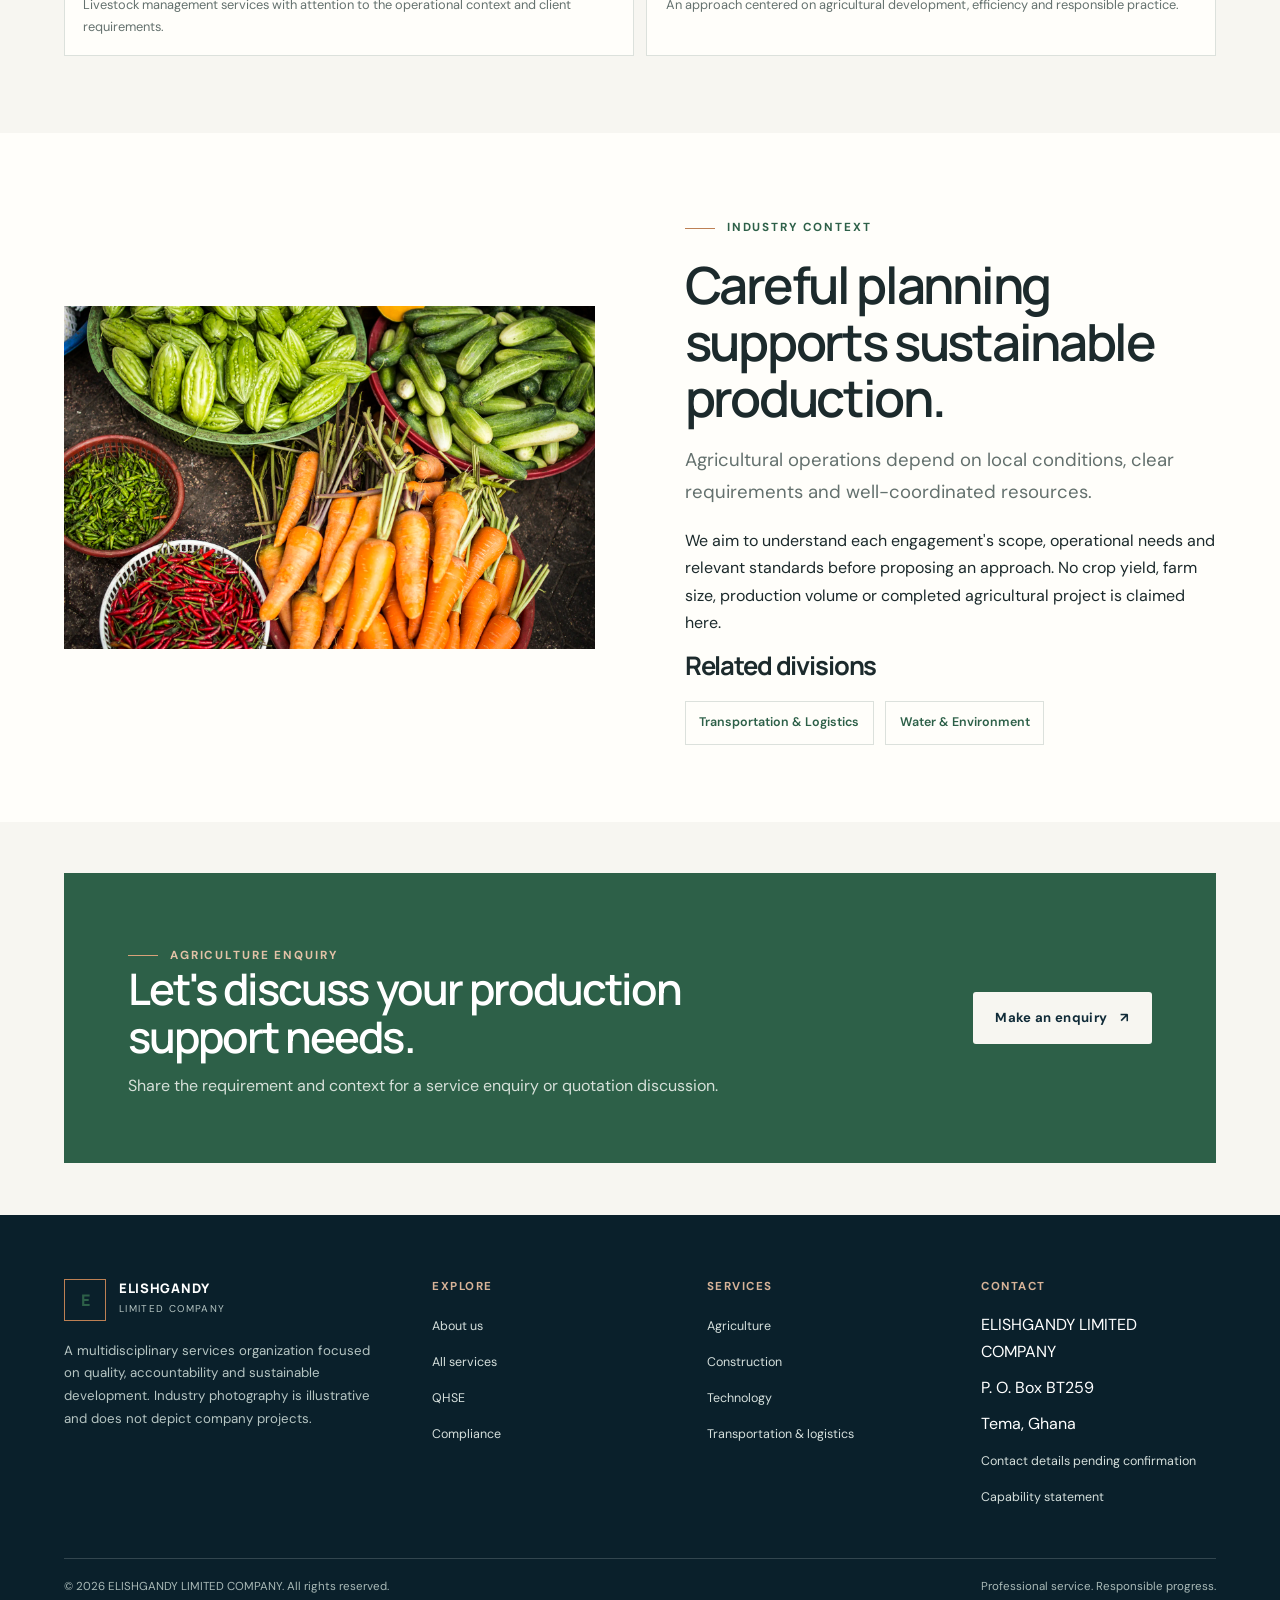
<file: services/agriculture.html>
<!doctype html>
<html lang="en">
<head>
  <meta charset="utf-8"><meta name="viewport" content="width=device-width, initial-scale=1"><meta name="theme-color" content="#102b38">
  <title>Agriculture &amp; Agribusiness Services in Ghana | ELISHGANDY</title>
  <meta name="description" content="Explore ELISHGANDY LIMITED COMPANY's agriculture and agribusiness service areas, including crop production support and animal production and livestock management.">
  <link rel="canonical" href="https://YOUR-DOMAIN.example/services/agriculture.html"><meta property="og:type" content="website"><meta property="og:title" content="Agriculture &amp; Agribusiness | ELISHGANDY LIMITED COMPANY"><meta property="og:description" content="Crop production support, animal production and livestock management."><meta property="og:url" content="https://YOUR-DOMAIN.example/services/agriculture.html">
  <link rel="icon" href="../favicon.svg" type="image/svg+xml"><link rel="preconnect" href="https://fonts.googleapis.com"><link rel="preconnect" href="https://fonts.gstatic.com" crossorigin><link rel="stylesheet" href="../css/styles.css?v=hero-overlay-fix"><script type="application/ld+json">{"@context":"https://schema.org","@type":"Service","name":"Agriculture and Agribusiness Services","provider":{"@type":"Organization","name":"ELISHGANDY LIMITED COMPANY"},"areaServed":"Ghana","description":"Crop production and agricultural support services; animal production and livestock management."}</script><script type="module" src="../js/main.js"></script>
</head>
<body>
  <a class="skip-link" href="#main">Skip to content</a>
  <header class="site-header"><div class="header-inner"><a class="brand" href="../index.html" aria-label="ELISHGANDY LIMITED COMPANY home"><span class="brand-mark" aria-hidden="true">E</span><span><span class="brand-name">ELISHGANDY</span><span class="brand-caption">Limited Company</span></span></a><button class="menu-toggle" type="button" aria-label="Toggle navigation" aria-expanded="false" aria-controls="primary-navigation"><span></span></button><nav class="primary-nav" id="primary-navigation" aria-label="Main navigation"><a href="../index.html">Home</a><a href="../about.html">About Us</a><details class="nav-dropdown"><summary>Services</summary><div class="dropdown-panel"><a href="index.html">All Services</a><a href="agriculture.html" aria-current="page">Agriculture &amp; Agribusiness</a><a href="oil-gas.html">Oil &amp; Gas Support</a><a href="construction.html">Construction &amp; Infrastructure</a><a href="real-estate.html">Real Estate</a><a href="water-environment.html">Water &amp; Environment</a><a href="technology.html">IT &amp; Consultancy</a><a href="publication.html">Publication &amp; Communication</a><a href="logistics.html">Transportation &amp; Logistics</a></div></details><a href="../qhse.html">QHSE</a><a href="../compliance.html">Compliance</a><a href="../contact.html">Contact</a><a class="button nav-cta" href="../contact.html#business-enquiry">Request a quotation <span aria-hidden="true">↗</span></a></nav></div></header>
  <main id="main" class="page-main">
    <section class="hero hero--small"><img class="hero-image" src="../assets/images/agricultural-landscape.webp" width="1600" height="1067" alt="" fetchpriority="high"><div class="hero-inner"><div class="hero-copy"><nav class="breadcrumbs" aria-label="Breadcrumb"><a href="../index.html">Home</a><span aria-hidden="true">/</span><a href="index.html">Services</a><span aria-hidden="true">/</span><span aria-current="page">Agriculture &amp; Agribusiness</span></nav><p class="hero-kicker">01 / Agriculture &amp; Agribusiness</p><h1>Supporting responsible <em>agribusiness.</em></h1><p class="lead">Agricultural development, production support and operational efficiency for crop and livestock-related needs.</p><div class="button-row"><a class="button" href="../contact.html#business-enquiry">Discuss an agriculture enquiry <span aria-hidden="true">↗</span></a></div></div></div></section>
    <section class="section"><div class="container intro-grid"><div class="reveal"><p class="eyebrow">Division overview</p><h2>Practical support for agricultural activity.</h2></div><div class="intro-aside reveal"><p class="lead">Our Agriculture and Agribusiness division covers crop production and agricultural support services, as well as animal production and livestock management.</p><p>We position this work around agricultural development, operational efficiency and responsible agribusiness practices. The service scope for a particular engagement is established in response to the client's requirement and verified capabilities.</p></div></div></section>
    <section class="section section--ivory"><div class="container"><div class="section-heading reveal"><p class="eyebrow">Service areas</p><h2>Support across production and management.</h2></div><div class="service-detail-grid">
      <article class="detail-item reveal"><strong>Crop production support</strong><p>Agricultural support services connected to crop production and related operational needs.</p></article>
      <article class="detail-item reveal"><strong>Animal production</strong><p>Support relating to animal production activities, considered against the project scope.</p></article>
      <article class="detail-item reveal"><strong>Livestock management</strong><p>Livestock management services with attention to the operational context and client requirements.</p></article>
      <article class="detail-item reveal"><strong>Responsible agribusiness</strong><p>An approach centered on agricultural development, efficiency and responsible practice.</p></article>
    </div></div></section>
    <section class="section"><div class="container split-feature"><div class="image-frame image-frame--wide reveal"><img src="../assets/images/crop-field-agriculture.webp" width="1000" height="645" loading="lazy" alt="Cultivated agricultural landscape"></div><div class="split-feature-copy reveal"><p class="eyebrow">Industry context</p><h2>Careful planning supports sustainable production.</h2><p class="lead">Agricultural operations depend on local conditions, clear requirements and well-coordinated resources.</p><p>We aim to understand each engagement's scope, operational needs and relevant standards before proposing an approach. No crop yield, farm size, production volume or completed agricultural project is claimed here.</p><h3>Related divisions</h3><div class="related-links"><a href="logistics.html">Transportation &amp; Logistics</a><a href="water-environment.html">Water &amp; Environment</a></div></div></div></section>
    <section class="section section--tight section--ivory"><div class="container"><div class="cta-panel reveal"><div><p class="eyebrow">Agriculture enquiry</p><h2>Let's discuss your production support needs.</h2><p>Share the requirement and context for a service enquiry or quotation discussion.</p></div><a class="button button--light" href="../contact.html#business-enquiry">Make an enquiry <span aria-hidden="true">↗</span></a></div></div></section>
  </main>
  <footer class="site-footer"><div class="container footer-top"><div class="footer-brand"><a class="brand" href="../index.html"><span class="brand-mark" aria-hidden="true">E</span><span><span class="brand-name">ELISHGANDY</span><span class="brand-caption">Limited Company</span></span></a><p class="footer-about">A multidisciplinary services organization focused on quality, accountability and sustainable development. Industry photography is illustrative and does not depict company projects.</p></div><div class="footer-column"><h2>Explore</h2><ul><li><a href="../about.html">About us</a></li><li><a href="index.html">All services</a></li><li><a href="../qhse.html">QHSE</a></li><li><a href="../compliance.html">Compliance</a></li></ul></div><div class="footer-column"><h2>Services</h2><ul><li><a href="agriculture.html">Agriculture</a></li><li><a href="construction.html">Construction</a></li><li><a href="technology.html">Technology</a></li><li><a href="logistics.html">Transportation &amp; logistics</a></li></ul></div><div class="footer-column"><h2>Contact</h2><ul><li>ELISHGANDY LIMITED COMPANY</li><li>P. O. Box BT259</li><li>Tema, Ghana</li><li><a href="../contact.html">Contact details pending confirmation</a></li><li><a href="../capability-statement.html">Capability statement</a></li></ul></div></div><div class="container footer-bottom"><p>© <span data-year>2026</span> ELISHGANDY LIMITED COMPANY. All rights reserved.</p><p>Professional service. Responsible progress.</p></div></footer>
</body>
</html>
</file>
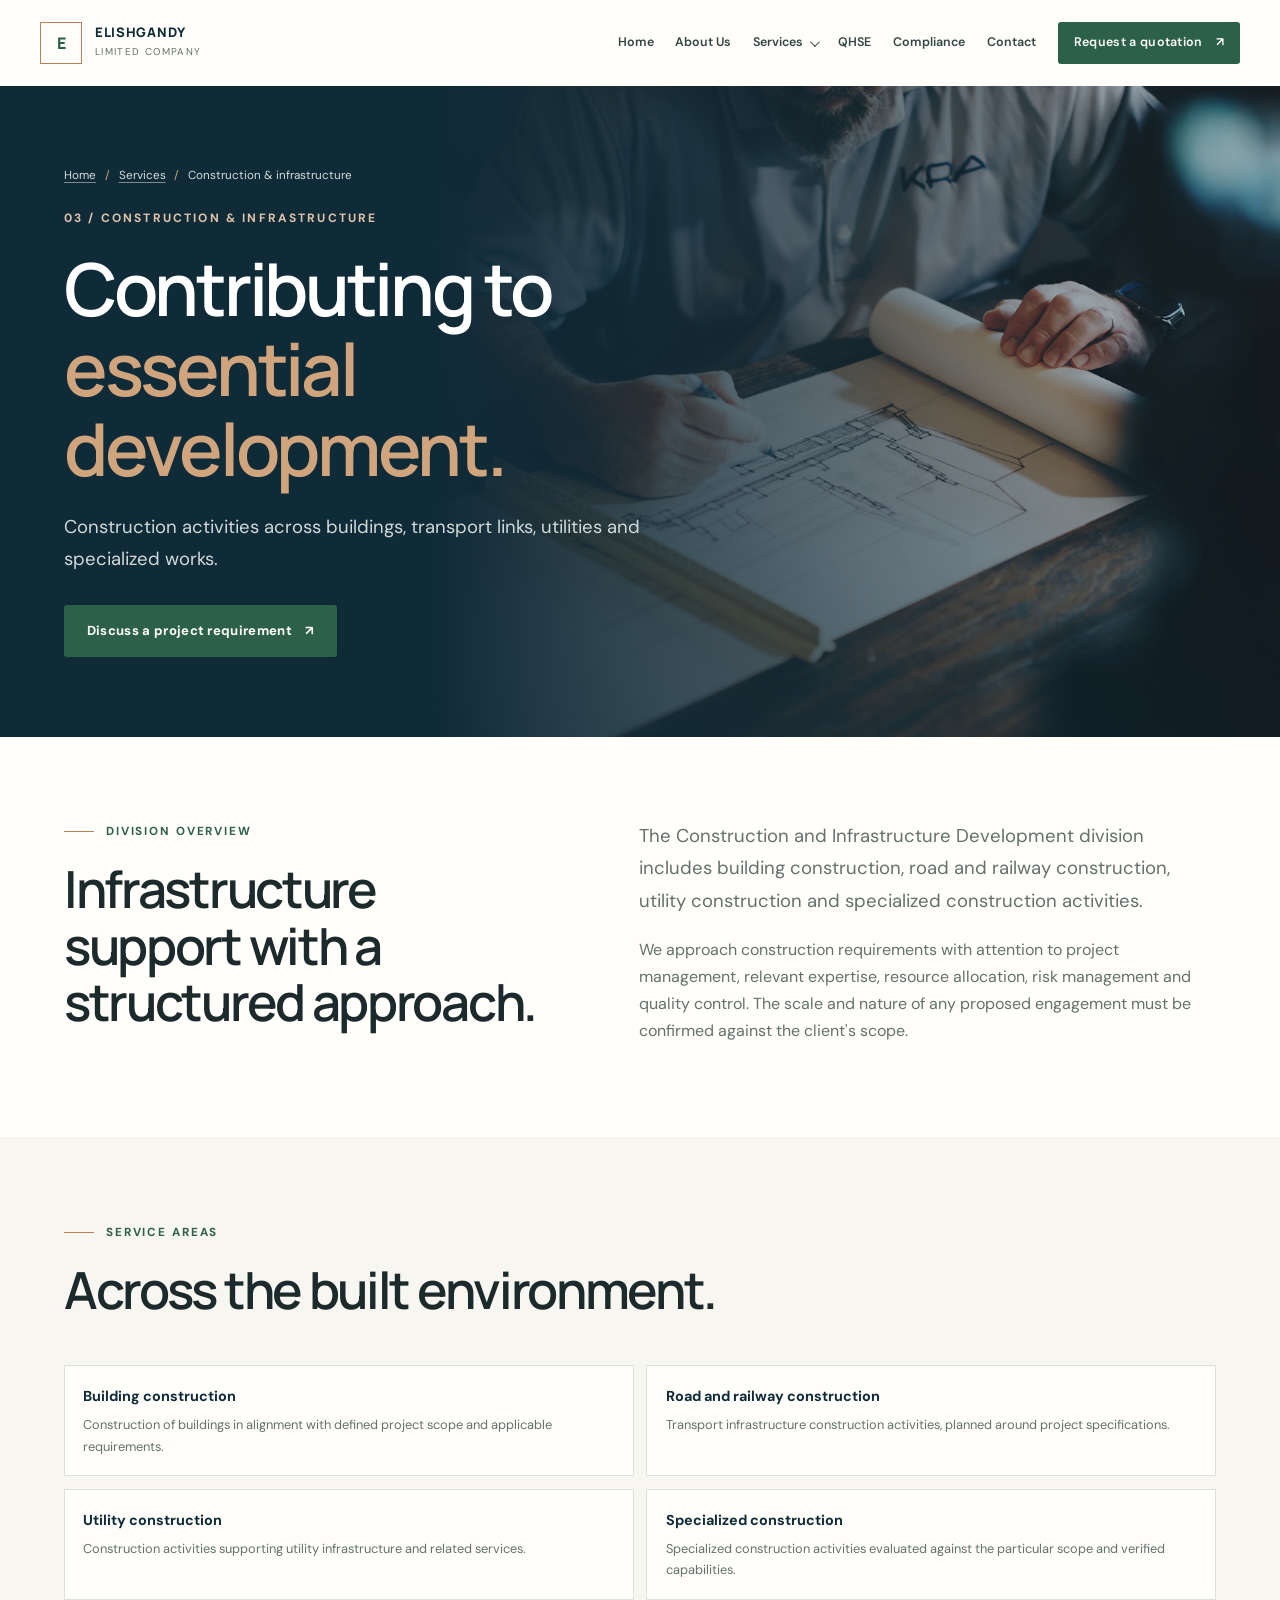
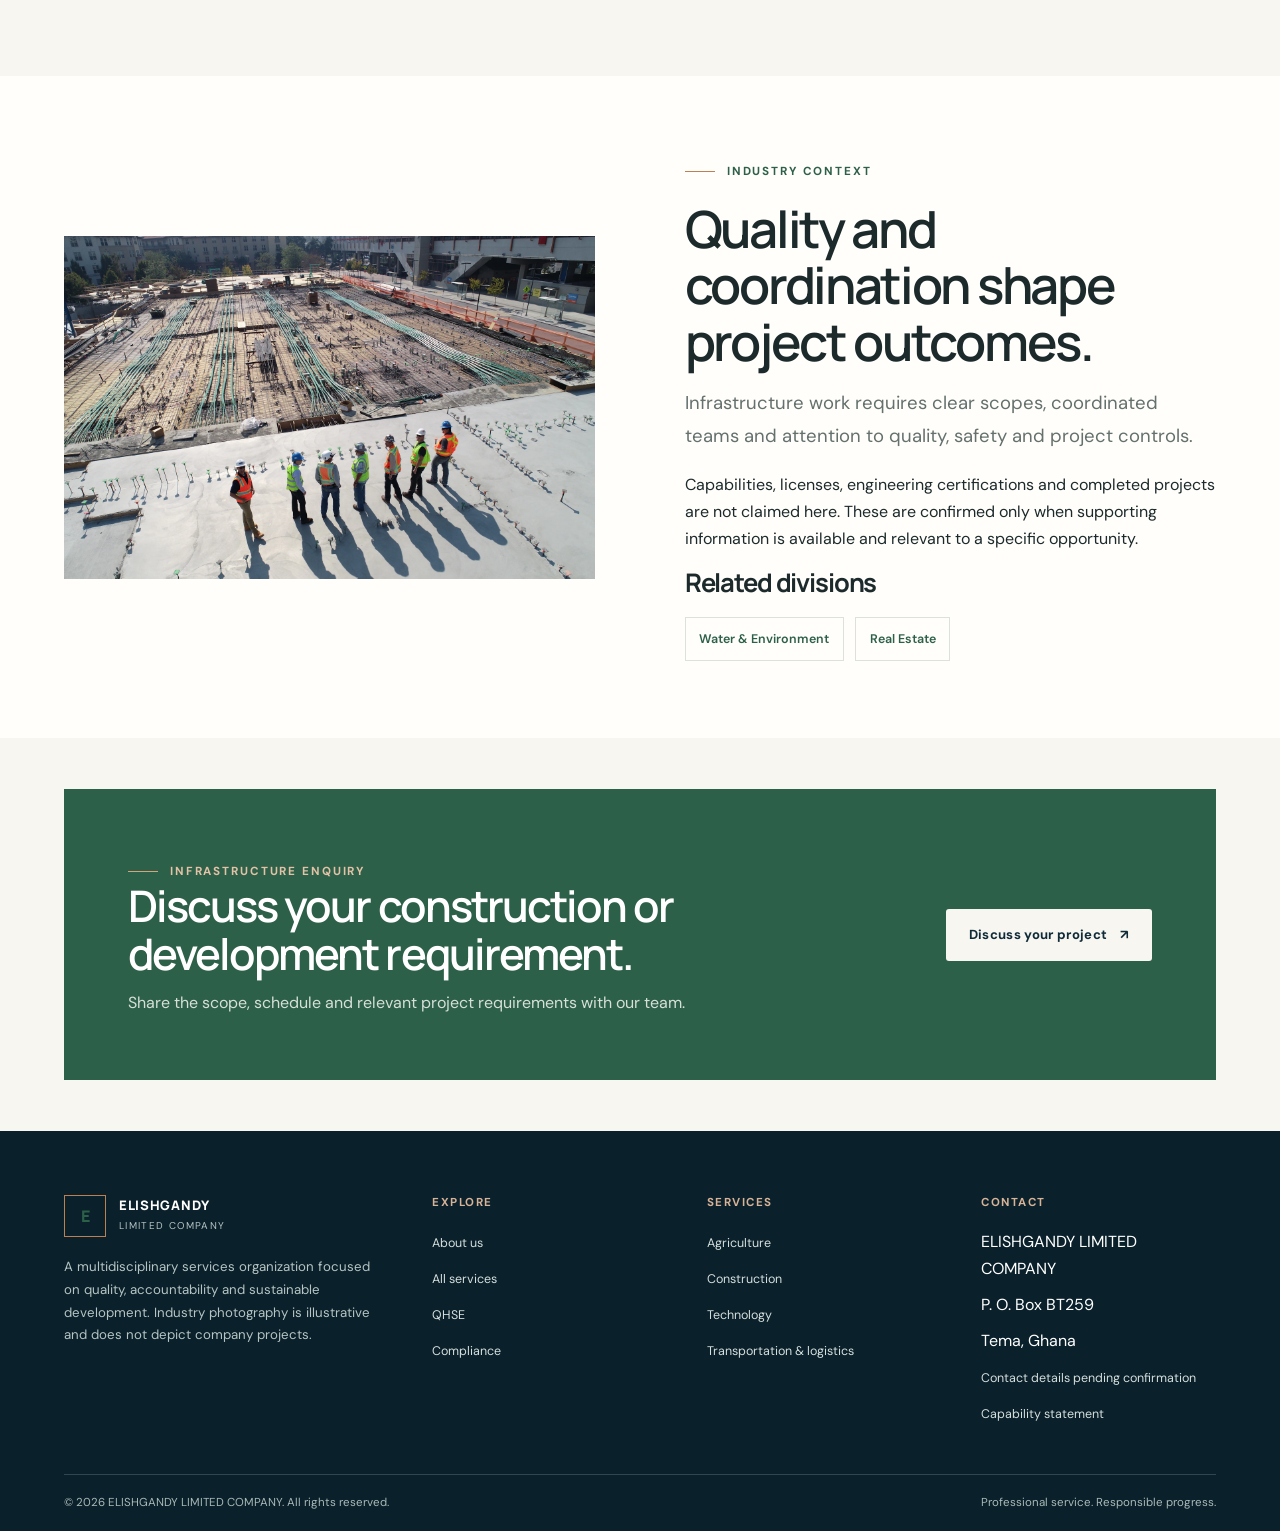
<file: services/construction.html>
<!doctype html>
<html lang="en">
<head>
  <meta charset="utf-8"><meta name="viewport" content="width=device-width, initial-scale=1"><meta name="theme-color" content="#102b38">
  <title>Construction &amp; Infrastructure Development | ELISHGANDY</title>
  <meta name="description" content="Construction and infrastructure service areas from ELISHGANDY LIMITED COMPANY include buildings, roads, railways, utilities and specialized construction activities.">
  <link rel="canonical" href="https://YOUR-DOMAIN.example/services/construction.html"><meta property="og:type" content="website"><meta property="og:title" content="Construction &amp; Infrastructure | ELISHGANDY LIMITED COMPANY"><meta property="og:description" content="Building, road, railway, utility and specialized construction activities."><meta property="og:url" content="https://YOUR-DOMAIN.example/services/construction.html">
  <link rel="icon" href="../favicon.svg" type="image/svg+xml"><link rel="preconnect" href="https://fonts.googleapis.com"><link rel="preconnect" href="https://fonts.gstatic.com" crossorigin><link rel="stylesheet" href="../css/styles.css?v=hero-overlay-fix"><script type="application/ld+json">{"@context":"https://schema.org","@type":"Service","name":"Construction and Infrastructure Development","provider":{"@type":"Organization","name":"ELISHGANDY LIMITED COMPANY"},"areaServed":"Ghana","description":"Building construction, road and railway construction, utility construction, and specialized construction activities."}</script><script type="module" src="../js/main.js"></script>
</head>
<body>
  <a class="skip-link" href="#main">Skip to content</a>
  <header class="site-header"><div class="header-inner"><a class="brand" href="../index.html" aria-label="ELISHGANDY LIMITED COMPANY home"><span class="brand-mark" aria-hidden="true">E</span><span><span class="brand-name">ELISHGANDY</span><span class="brand-caption">Limited Company</span></span></a><button class="menu-toggle" type="button" aria-label="Toggle navigation" aria-expanded="false" aria-controls="primary-navigation"><span></span></button><nav class="primary-nav" id="primary-navigation" aria-label="Main navigation"><a href="../index.html">Home</a><a href="../about.html">About Us</a><details class="nav-dropdown"><summary>Services</summary><div class="dropdown-panel"><a href="index.html">All Services</a><a href="agriculture.html">Agriculture &amp; Agribusiness</a><a href="oil-gas.html">Oil &amp; Gas Support</a><a href="construction.html" aria-current="page">Construction &amp; Infrastructure</a><a href="real-estate.html">Real Estate</a><a href="water-environment.html">Water &amp; Environment</a><a href="technology.html">IT &amp; Consultancy</a><a href="publication.html">Publication &amp; Communication</a><a href="logistics.html">Transportation &amp; Logistics</a></div></details><a href="../qhse.html">QHSE</a><a href="../compliance.html">Compliance</a><a href="../contact.html">Contact</a><a class="button nav-cta" href="../contact.html#business-enquiry">Request a quotation <span aria-hidden="true">↗</span></a></nav></div></header>
  <main id="main" class="page-main">
    <section class="hero hero--small"><img class="hero-image" src="../assets/images/building-construction-plans.webp" width="1600" height="1067" alt="" fetchpriority="high"><div class="hero-inner"><div class="hero-copy"><nav class="breadcrumbs" aria-label="Breadcrumb"><a href="../index.html">Home</a><span aria-hidden="true">/</span><a href="index.html">Services</a><span aria-hidden="true">/</span><span aria-current="page">Construction &amp; infrastructure</span></nav><p class="hero-kicker">03 / Construction &amp; Infrastructure</p><h1>Contributing to <em>essential development.</em></h1><p class="lead">Construction activities across buildings, transport links, utilities and specialized works.</p><div class="button-row"><a class="button" href="../contact.html#business-enquiry">Discuss a project requirement <span aria-hidden="true">↗</span></a></div></div></div></section>
    <section class="section"><div class="container intro-grid"><div class="reveal"><p class="eyebrow">Division overview</p><h2>Infrastructure support with a structured approach.</h2></div><div class="intro-aside reveal"><p class="lead">The Construction and Infrastructure Development division includes building construction, road and railway construction, utility construction and specialized construction activities.</p><p>We approach construction requirements with attention to project management, relevant expertise, resource allocation, risk management and quality control. The scale and nature of any proposed engagement must be confirmed against the client's scope.</p></div></div></section>
    <section class="section section--ivory"><div class="container"><div class="section-heading reveal"><p class="eyebrow">Service areas</p><h2>Across the built environment.</h2></div><div class="service-detail-grid">
      <article class="detail-item reveal"><strong>Building construction</strong><p>Construction of buildings in alignment with defined project scope and applicable requirements.</p></article>
      <article class="detail-item reveal"><strong>Road and railway construction</strong><p>Transport infrastructure construction activities, planned around project specifications.</p></article>
      <article class="detail-item reveal"><strong>Utility construction</strong><p>Construction activities supporting utility infrastructure and related services.</p></article>
      <article class="detail-item reveal"><strong>Specialized construction</strong><p>Specialized construction activities evaluated against the particular scope and verified capabilities.</p></article>
    </div></div></section>
    <section class="section"><div class="container split-feature"><div class="image-frame image-frame--wide reveal"><img src="../assets/images/construction-worksite.webp" width="1000" height="645" loading="lazy" alt="Construction site"></div><div class="split-feature-copy reveal"><p class="eyebrow">Industry context</p><h2>Quality and coordination shape project outcomes.</h2><p class="lead">Infrastructure work requires clear scopes, coordinated teams and attention to quality, safety and project controls.</p><p>Capabilities, licenses, engineering certifications and completed projects are not claimed here. These are confirmed only when supporting information is available and relevant to a specific opportunity.</p><h3>Related divisions</h3><div class="related-links"><a href="water-environment.html">Water &amp; Environment</a><a href="real-estate.html">Real Estate</a></div></div></div></section>
    <section class="section section--tight section--ivory"><div class="container"><div class="cta-panel reveal"><div><p class="eyebrow">Infrastructure enquiry</p><h2>Discuss your construction or development requirement.</h2><p>Share the scope, schedule and relevant project requirements with our team.</p></div><a class="button button--light" href="../contact.html#business-enquiry">Discuss your project <span aria-hidden="true">↗</span></a></div></div></section>
  </main>
  <footer class="site-footer"><div class="container footer-top"><div class="footer-brand"><a class="brand" href="../index.html"><span class="brand-mark" aria-hidden="true">E</span><span><span class="brand-name">ELISHGANDY</span><span class="brand-caption">Limited Company</span></span></a><p class="footer-about">A multidisciplinary services organization focused on quality, accountability and sustainable development. Industry photography is illustrative and does not depict company projects.</p></div><div class="footer-column"><h2>Explore</h2><ul><li><a href="../about.html">About us</a></li><li><a href="index.html">All services</a></li><li><a href="../qhse.html">QHSE</a></li><li><a href="../compliance.html">Compliance</a></li></ul></div><div class="footer-column"><h2>Services</h2><ul><li><a href="agriculture.html">Agriculture</a></li><li><a href="construction.html">Construction</a></li><li><a href="technology.html">Technology</a></li><li><a href="logistics.html">Transportation &amp; logistics</a></li></ul></div><div class="footer-column"><h2>Contact</h2><ul><li>ELISHGANDY LIMITED COMPANY</li><li>P. O. Box BT259</li><li>Tema, Ghana</li><li><a href="../contact.html">Contact details pending confirmation</a></li><li><a href="../capability-statement.html">Capability statement</a></li></ul></div></div><div class="container footer-bottom"><p>© <span data-year>2026</span> ELISHGANDY LIMITED COMPANY. All rights reserved.</p><p>Professional service. Responsible progress.</p></div></footer>
</body>
</html>
</file>
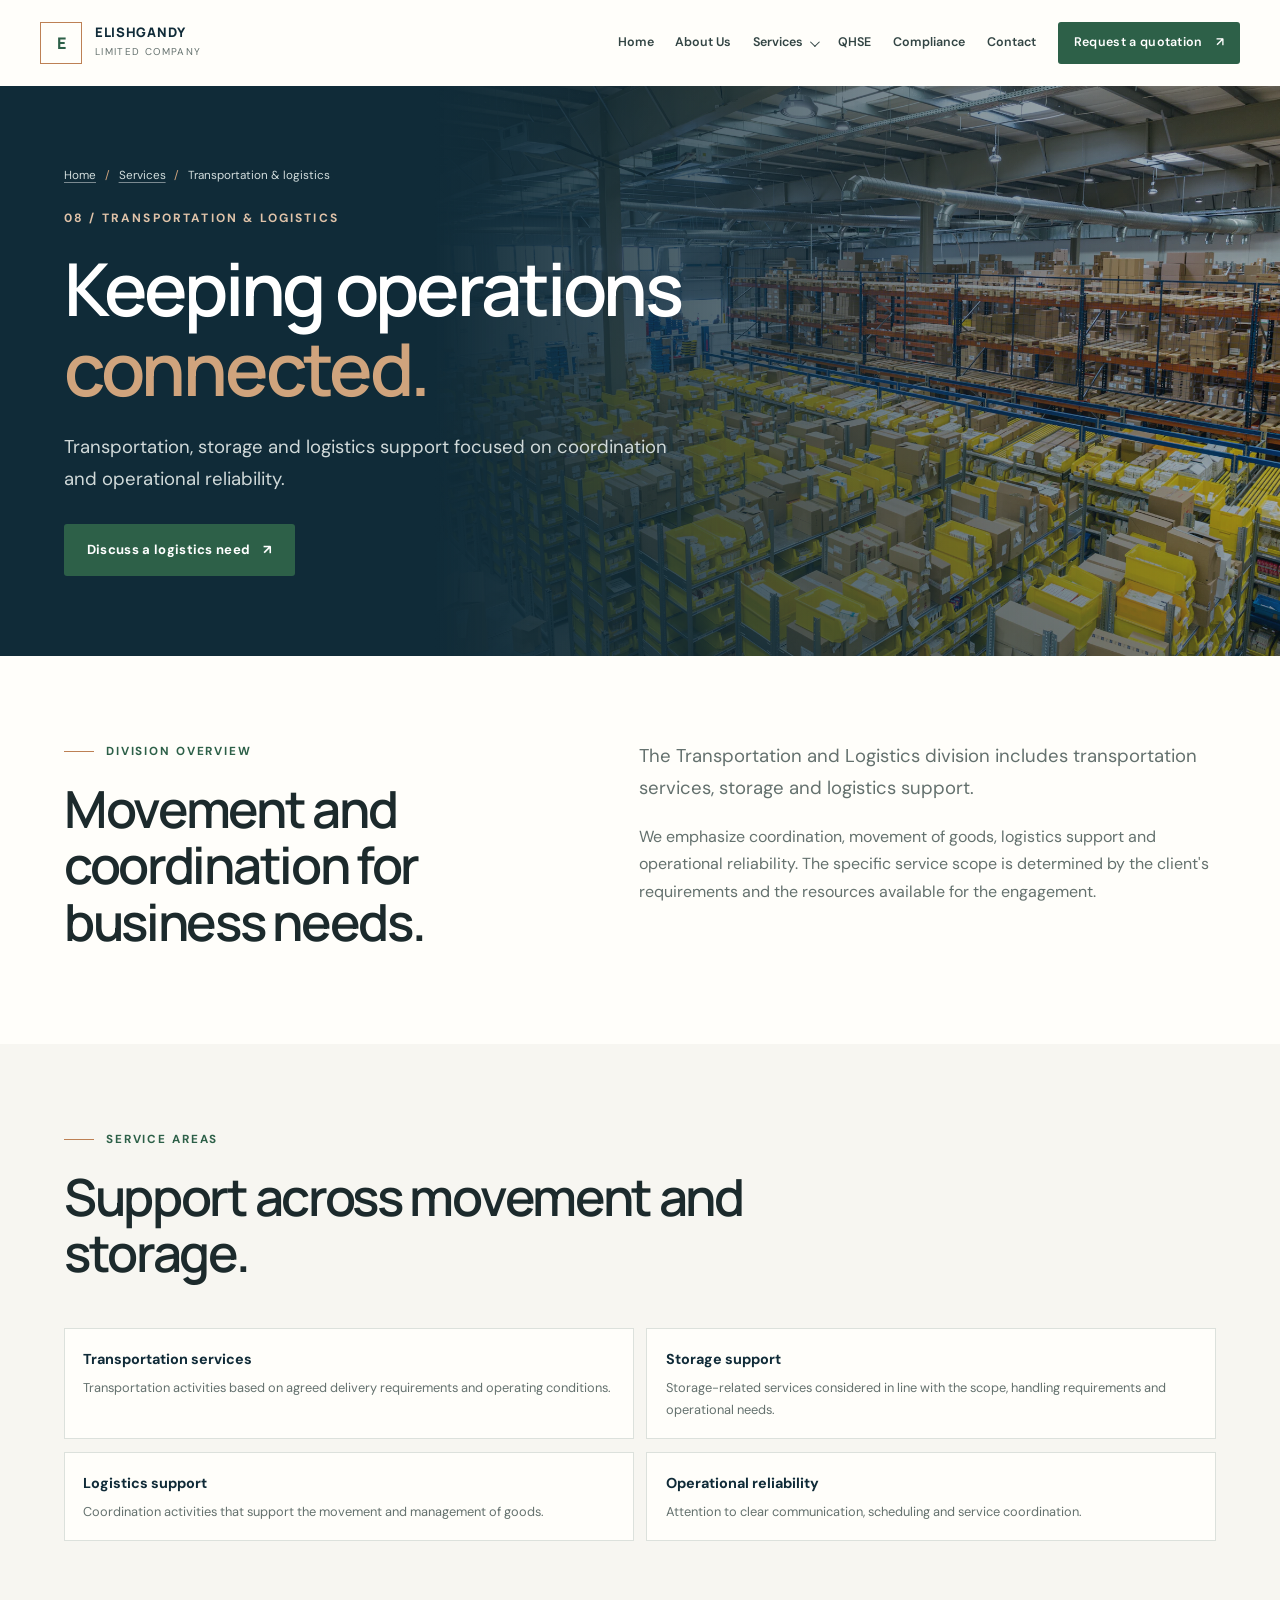
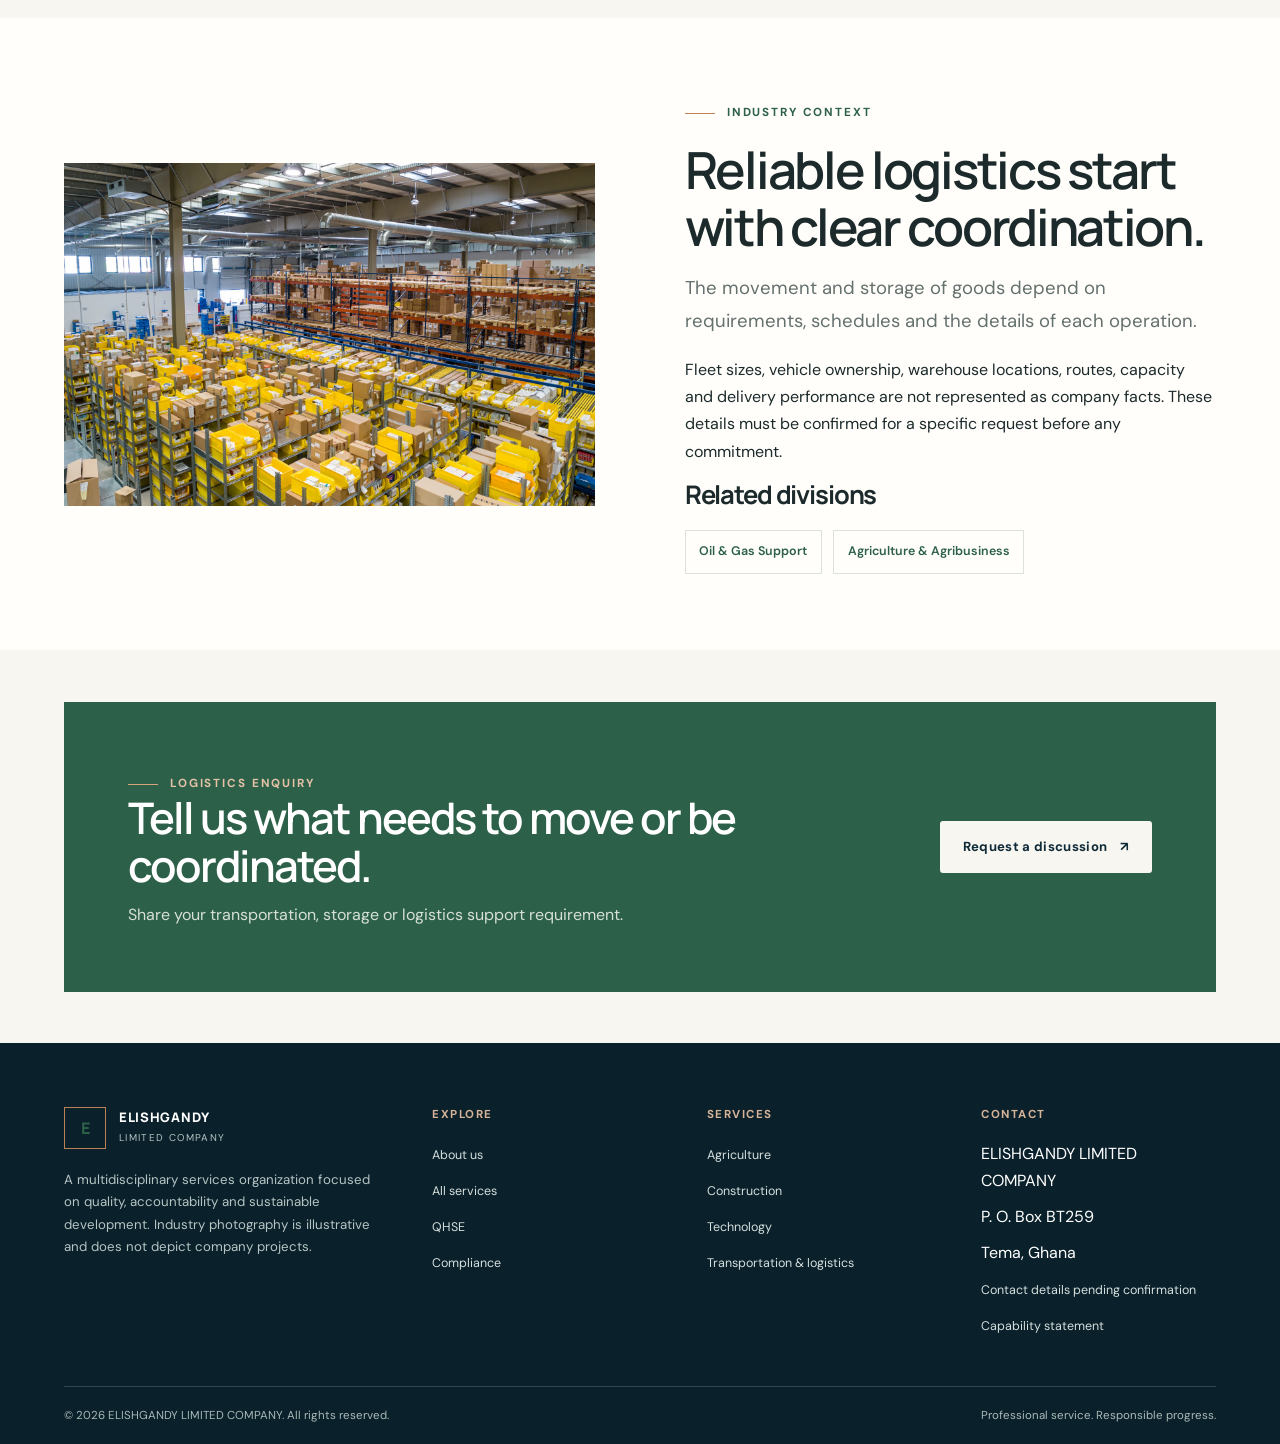
<file: services/logistics.html>
<!doctype html>
<html lang="en">
<head>
  <meta charset="utf-8"><meta name="viewport" content="width=device-width, initial-scale=1"><meta name="theme-color" content="#102b38">
  <title>Transportation &amp; Logistics Services | ELISHGANDY</title>
  <meta name="description" content="Transportation and logistics support from ELISHGANDY LIMITED COMPANY includes transportation services, storage and logistics support.">
  <link rel="canonical" href="https://YOUR-DOMAIN.example/services/logistics.html"><meta property="og:type" content="website"><meta property="og:title" content="Transportation &amp; Logistics | ELISHGANDY LIMITED COMPANY"><meta property="og:description" content="Transportation, storage and logistics support for operational needs."><meta property="og:url" content="https://YOUR-DOMAIN.example/services/logistics.html">
  <link rel="icon" href="../favicon.svg" type="image/svg+xml"><link rel="preconnect" href="https://fonts.googleapis.com"><link rel="preconnect" href="https://fonts.gstatic.com" crossorigin><link rel="stylesheet" href="../css/styles.css?v=hero-overlay-fix"><script type="application/ld+json">{"@context":"https://schema.org","@type":"Service","name":"Transportation and Logistics Services","provider":{"@type":"Organization","name":"ELISHGANDY LIMITED COMPANY"},"areaServed":"Ghana","description":"Transportation services, storage and logistics support."}</script><script type="module" src="../js/main.js"></script>
</head>
<body>
  <a class="skip-link" href="#main">Skip to content</a>
  <header class="site-header"><div class="header-inner"><a class="brand" href="../index.html" aria-label="ELISHGANDY LIMITED COMPANY home"><span class="brand-mark" aria-hidden="true">E</span><span><span class="brand-name">ELISHGANDY</span><span class="brand-caption">Limited Company</span></span></a><button class="menu-toggle" type="button" aria-label="Toggle navigation" aria-expanded="false" aria-controls="primary-navigation"><span></span></button><nav class="primary-nav" id="primary-navigation" aria-label="Main navigation"><a href="../index.html">Home</a><a href="../about.html">About Us</a><details class="nav-dropdown"><summary>Services</summary><div class="dropdown-panel"><a href="index.html">All Services</a><a href="agriculture.html">Agriculture &amp; Agribusiness</a><a href="oil-gas.html">Oil &amp; Gas Support</a><a href="construction.html">Construction &amp; Infrastructure</a><a href="real-estate.html">Real Estate</a><a href="water-environment.html">Water &amp; Environment</a><a href="technology.html">IT &amp; Consultancy</a><a href="publication.html">Publication &amp; Communication</a><a href="logistics.html" aria-current="page">Transportation &amp; Logistics</a></div></details><a href="../qhse.html">QHSE</a><a href="../compliance.html">Compliance</a><a href="../contact.html">Contact</a><a class="button nav-cta" href="../contact.html#business-enquiry">Request a quotation <span aria-hidden="true">↗</span></a></nav></div></header>
  <main id="main" class="page-main">
    <section class="hero hero--small"><img class="hero-image" src="../assets/images/logistics-warehouse.webp" width="1600" height="1067" alt="" fetchpriority="high"><div class="hero-inner"><div class="hero-copy"><nav class="breadcrumbs" aria-label="Breadcrumb"><a href="../index.html">Home</a><span aria-hidden="true">/</span><a href="index.html">Services</a><span aria-hidden="true">/</span><span aria-current="page">Transportation &amp; logistics</span></nav><p class="hero-kicker">08 / Transportation &amp; Logistics</p><h1>Keeping operations <em>connected.</em></h1><p class="lead">Transportation, storage and logistics support focused on coordination and operational reliability.</p><div class="button-row"><a class="button" href="../contact.html#business-enquiry">Discuss a logistics need <span aria-hidden="true">↗</span></a></div></div></div></section>
    <section class="section"><div class="container intro-grid"><div class="reveal"><p class="eyebrow">Division overview</p><h2>Movement and coordination for business needs.</h2></div><div class="intro-aside reveal"><p class="lead">The Transportation and Logistics division includes transportation services, storage and logistics support.</p><p>We emphasize coordination, movement of goods, logistics support and operational reliability. The specific service scope is determined by the client's requirements and the resources available for the engagement.</p></div></div></section>
    <section class="section section--ivory"><div class="container"><div class="section-heading reveal"><p class="eyebrow">Service areas</p><h2>Support across movement and storage.</h2></div><div class="service-detail-grid">
      <article class="detail-item reveal"><strong>Transportation services</strong><p>Transportation activities based on agreed delivery requirements and operating conditions.</p></article>
      <article class="detail-item reveal"><strong>Storage support</strong><p>Storage-related services considered in line with the scope, handling requirements and operational needs.</p></article>
      <article class="detail-item reveal"><strong>Logistics support</strong><p>Coordination activities that support the movement and management of goods.</p></article>
      <article class="detail-item reveal"><strong>Operational reliability</strong><p>Attention to clear communication, scheduling and service coordination.</p></article>
    </div></div></section>
    <section class="section"><div class="container split-feature"><div class="image-frame image-frame--wide reveal"><img src="../assets/images/logistics-warehouse.webp" width="1000" height="645" loading="lazy" alt="Freight and logistics warehouse"></div><div class="split-feature-copy reveal"><p class="eyebrow">Industry context</p><h2>Reliable logistics start with clear coordination.</h2><p class="lead">The movement and storage of goods depend on requirements, schedules and the details of each operation.</p><p>Fleet sizes, vehicle ownership, warehouse locations, routes, capacity and delivery performance are not represented as company facts. These details must be confirmed for a specific request before any commitment.</p><h3>Related divisions</h3><div class="related-links"><a href="oil-gas.html">Oil &amp; Gas Support</a><a href="agriculture.html">Agriculture &amp; Agribusiness</a></div></div></div></section>
    <section class="section section--tight section--ivory"><div class="container"><div class="cta-panel reveal"><div><p class="eyebrow">Logistics enquiry</p><h2>Tell us what needs to move or be coordinated.</h2><p>Share your transportation, storage or logistics support requirement.</p></div><a class="button button--light" href="../contact.html#business-enquiry">Request a discussion <span aria-hidden="true">↗</span></a></div></div></section>
  </main>
  <footer class="site-footer"><div class="container footer-top"><div class="footer-brand"><a class="brand" href="../index.html"><span class="brand-mark" aria-hidden="true">E</span><span><span class="brand-name">ELISHGANDY</span><span class="brand-caption">Limited Company</span></span></a><p class="footer-about">A multidisciplinary services organization focused on quality, accountability and sustainable development. Industry photography is illustrative and does not depict company projects.</p></div><div class="footer-column"><h2>Explore</h2><ul><li><a href="../about.html">About us</a></li><li><a href="index.html">All services</a></li><li><a href="../qhse.html">QHSE</a></li><li><a href="../compliance.html">Compliance</a></li></ul></div><div class="footer-column"><h2>Services</h2><ul><li><a href="agriculture.html">Agriculture</a></li><li><a href="construction.html">Construction</a></li><li><a href="technology.html">Technology</a></li><li><a href="logistics.html">Transportation &amp; logistics</a></li></ul></div><div class="footer-column"><h2>Contact</h2><ul><li>ELISHGANDY LIMITED COMPANY</li><li>P. O. Box BT259</li><li>Tema, Ghana</li><li><a href="../contact.html">Contact details pending confirmation</a></li><li><a href="../capability-statement.html">Capability statement</a></li></ul></div></div><div class="container footer-bottom"><p>© <span data-year>2026</span> ELISHGANDY LIMITED COMPANY. All rights reserved.</p><p>Professional service. Responsible progress.</p></div></footer>
</body>
</html>
</file>
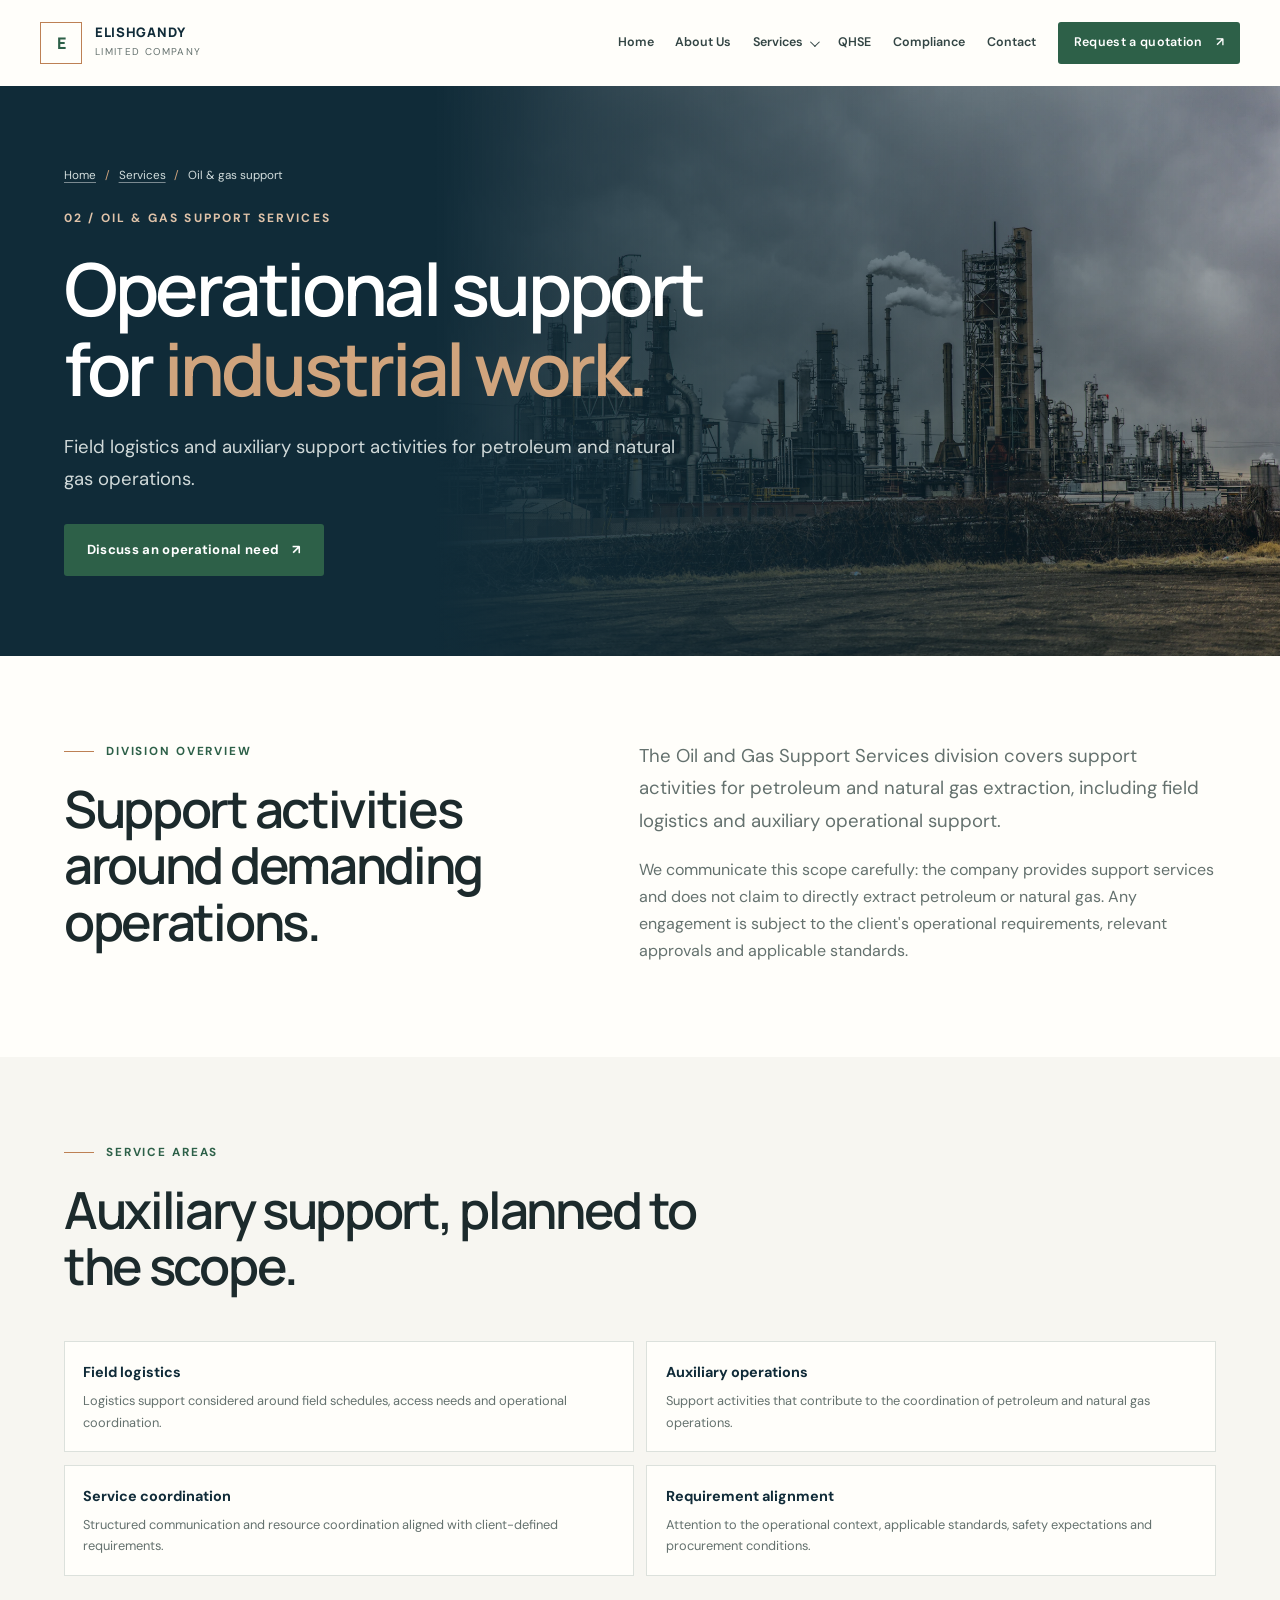
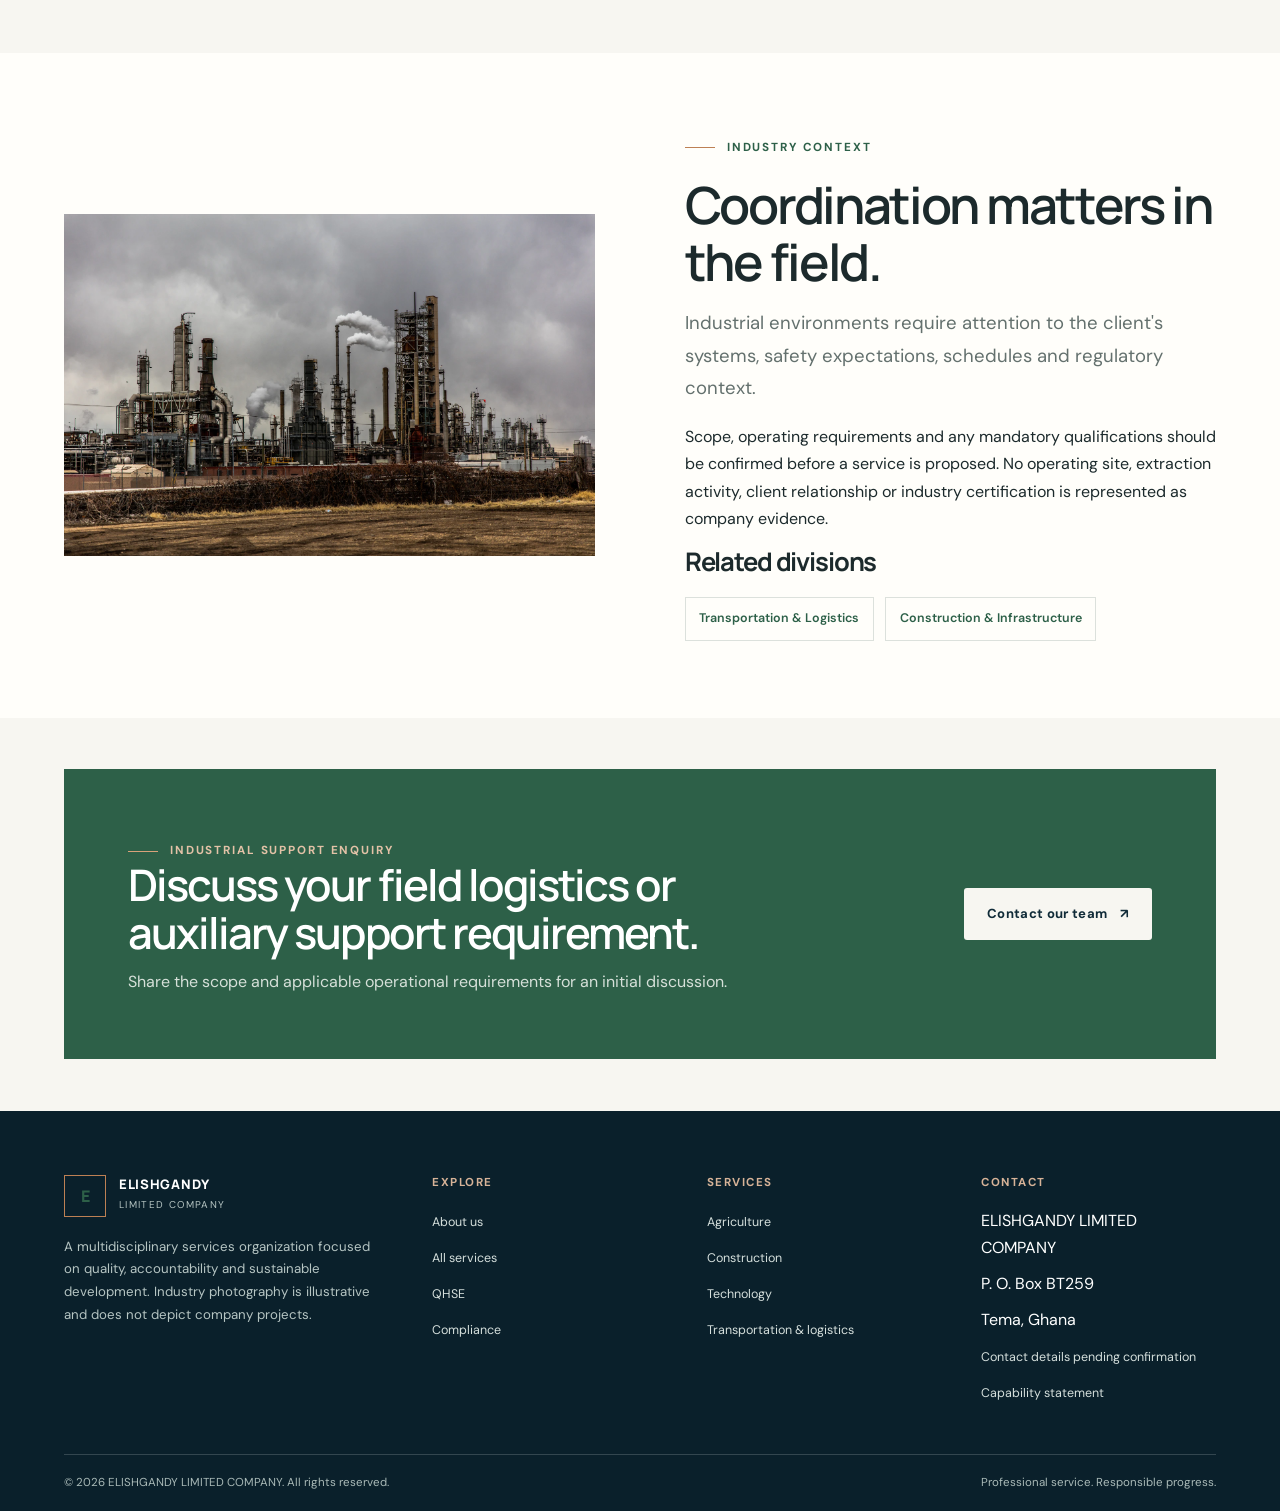
<file: services/oil-gas.html>
<!doctype html>
<html lang="en">
<head>
  <meta charset="utf-8"><meta name="viewport" content="width=device-width, initial-scale=1"><meta name="theme-color" content="#102b38">
  <title>Oil &amp; Gas Support Services | ELISHGANDY LIMITED COMPANY</title>
  <meta name="description" content="Oil and gas support services from ELISHGANDY LIMITED COMPANY include field logistics and auxiliary operational support for petroleum and natural gas activities.">
  <link rel="canonical" href="https://YOUR-DOMAIN.example/services/oil-gas.html"><meta property="og:type" content="website"><meta property="og:title" content="Oil &amp; Gas Support Services | ELISHGANDY LIMITED COMPANY"><meta property="og:description" content="Field logistics and auxiliary support for petroleum and natural gas activities."><meta property="og:url" content="https://YOUR-DOMAIN.example/services/oil-gas.html">
  <link rel="icon" href="../favicon.svg" type="image/svg+xml"><link rel="preconnect" href="https://fonts.googleapis.com"><link rel="preconnect" href="https://fonts.gstatic.com" crossorigin><link rel="stylesheet" href="../css/styles.css?v=hero-overlay-fix"><script type="application/ld+json">{"@context":"https://schema.org","@type":"Service","name":"Oil and Gas Support Services","provider":{"@type":"Organization","name":"ELISHGANDY LIMITED COMPANY"},"areaServed":"Ghana","description":"Support activities for petroleum and natural gas extraction, including field logistics and auxiliary operational support."}</script><script type="module" src="../js/main.js"></script>
</head>
<body>
  <a class="skip-link" href="#main">Skip to content</a>
  <header class="site-header"><div class="header-inner"><a class="brand" href="../index.html" aria-label="ELISHGANDY LIMITED COMPANY home"><span class="brand-mark" aria-hidden="true">E</span><span><span class="brand-name">ELISHGANDY</span><span class="brand-caption">Limited Company</span></span></a><button class="menu-toggle" type="button" aria-label="Toggle navigation" aria-expanded="false" aria-controls="primary-navigation"><span></span></button><nav class="primary-nav" id="primary-navigation" aria-label="Main navigation"><a href="../index.html">Home</a><a href="../about.html">About Us</a><details class="nav-dropdown"><summary>Services</summary><div class="dropdown-panel"><a href="index.html">All Services</a><a href="agriculture.html">Agriculture &amp; Agribusiness</a><a href="oil-gas.html" aria-current="page">Oil &amp; Gas Support</a><a href="construction.html">Construction &amp; Infrastructure</a><a href="real-estate.html">Real Estate</a><a href="water-environment.html">Water &amp; Environment</a><a href="technology.html">IT &amp; Consultancy</a><a href="publication.html">Publication &amp; Communication</a><a href="logistics.html">Transportation &amp; Logistics</a></div></details><a href="../qhse.html">QHSE</a><a href="../compliance.html">Compliance</a><a href="../contact.html">Contact</a><a class="button nav-cta" href="../contact.html#business-enquiry">Request a quotation <span aria-hidden="true">↗</span></a></nav></div></header>
  <main id="main" class="page-main">
    <section class="hero hero--small"><img class="hero-image" src="../assets/images/industrial-energy-infrastructure.webp" width="1600" height="1067" alt="" fetchpriority="high"><div class="hero-inner"><div class="hero-copy"><nav class="breadcrumbs" aria-label="Breadcrumb"><a href="../index.html">Home</a><span aria-hidden="true">/</span><a href="index.html">Services</a><span aria-hidden="true">/</span><span aria-current="page">Oil &amp; gas support</span></nav><p class="hero-kicker">02 / Oil &amp; Gas Support Services</p><h1>Operational support for <em>industrial work.</em></h1><p class="lead">Field logistics and auxiliary support activities for petroleum and natural gas operations.</p><div class="button-row"><a class="button" href="../contact.html#business-enquiry">Discuss an operational need <span aria-hidden="true">↗</span></a></div></div></div></section>
    <section class="section"><div class="container intro-grid"><div class="reveal"><p class="eyebrow">Division overview</p><h2>Support activities around demanding operations.</h2></div><div class="intro-aside reveal"><p class="lead">The Oil and Gas Support Services division covers support activities for petroleum and natural gas extraction, including field logistics and auxiliary operational support.</p><p>We communicate this scope carefully: the company provides support services and does not claim to directly extract petroleum or natural gas. Any engagement is subject to the client's operational requirements, relevant approvals and applicable standards.</p></div></div></section>
    <section class="section section--ivory"><div class="container"><div class="section-heading reveal"><p class="eyebrow">Service areas</p><h2>Auxiliary support, planned to the scope.</h2></div><div class="service-detail-grid">
      <article class="detail-item reveal"><strong>Field logistics</strong><p>Logistics support considered around field schedules, access needs and operational coordination.</p></article>
      <article class="detail-item reveal"><strong>Auxiliary operations</strong><p>Support activities that contribute to the coordination of petroleum and natural gas operations.</p></article>
      <article class="detail-item reveal"><strong>Service coordination</strong><p>Structured communication and resource coordination aligned with client-defined requirements.</p></article>
      <article class="detail-item reveal"><strong>Requirement alignment</strong><p>Attention to the operational context, applicable standards, safety expectations and procurement conditions.</p></article>
    </div></div></section>
    <section class="section"><div class="container split-feature"><div class="image-frame image-frame--wide reveal"><img src="../assets/images/industrial-energy-infrastructure.webp" width="1000" height="645" loading="lazy" alt="Industrial energy infrastructure"></div><div class="split-feature-copy reveal"><p class="eyebrow">Industry context</p><h2>Coordination matters in the field.</h2><p class="lead">Industrial environments require attention to the client's systems, safety expectations, schedules and regulatory context.</p><p>Scope, operating requirements and any mandatory qualifications should be confirmed before a service is proposed. No operating site, extraction activity, client relationship or industry certification is represented as company evidence.</p><h3>Related divisions</h3><div class="related-links"><a href="logistics.html">Transportation &amp; Logistics</a><a href="construction.html">Construction &amp; Infrastructure</a></div></div></div></section>
    <section class="section section--tight section--ivory"><div class="container"><div class="cta-panel reveal"><div><p class="eyebrow">Industrial support enquiry</p><h2>Discuss your field logistics or auxiliary support requirement.</h2><p>Share the scope and applicable operational requirements for an initial discussion.</p></div><a class="button button--light" href="../contact.html#business-enquiry">Contact our team <span aria-hidden="true">↗</span></a></div></div></section>
  </main>
  <footer class="site-footer"><div class="container footer-top"><div class="footer-brand"><a class="brand" href="../index.html"><span class="brand-mark" aria-hidden="true">E</span><span><span class="brand-name">ELISHGANDY</span><span class="brand-caption">Limited Company</span></span></a><p class="footer-about">A multidisciplinary services organization focused on quality, accountability and sustainable development. Industry photography is illustrative and does not depict company projects.</p></div><div class="footer-column"><h2>Explore</h2><ul><li><a href="../about.html">About us</a></li><li><a href="index.html">All services</a></li><li><a href="../qhse.html">QHSE</a></li><li><a href="../compliance.html">Compliance</a></li></ul></div><div class="footer-column"><h2>Services</h2><ul><li><a href="agriculture.html">Agriculture</a></li><li><a href="construction.html">Construction</a></li><li><a href="technology.html">Technology</a></li><li><a href="logistics.html">Transportation &amp; logistics</a></li></ul></div><div class="footer-column"><h2>Contact</h2><ul><li>ELISHGANDY LIMITED COMPANY</li><li>P. O. Box BT259</li><li>Tema, Ghana</li><li><a href="../contact.html">Contact details pending confirmation</a></li><li><a href="../capability-statement.html">Capability statement</a></li></ul></div></div><div class="container footer-bottom"><p>© <span data-year>2026</span> ELISHGANDY LIMITED COMPANY. All rights reserved.</p><p>Professional service. Responsible progress.</p></div></footer>
</body>
</html>
</file>
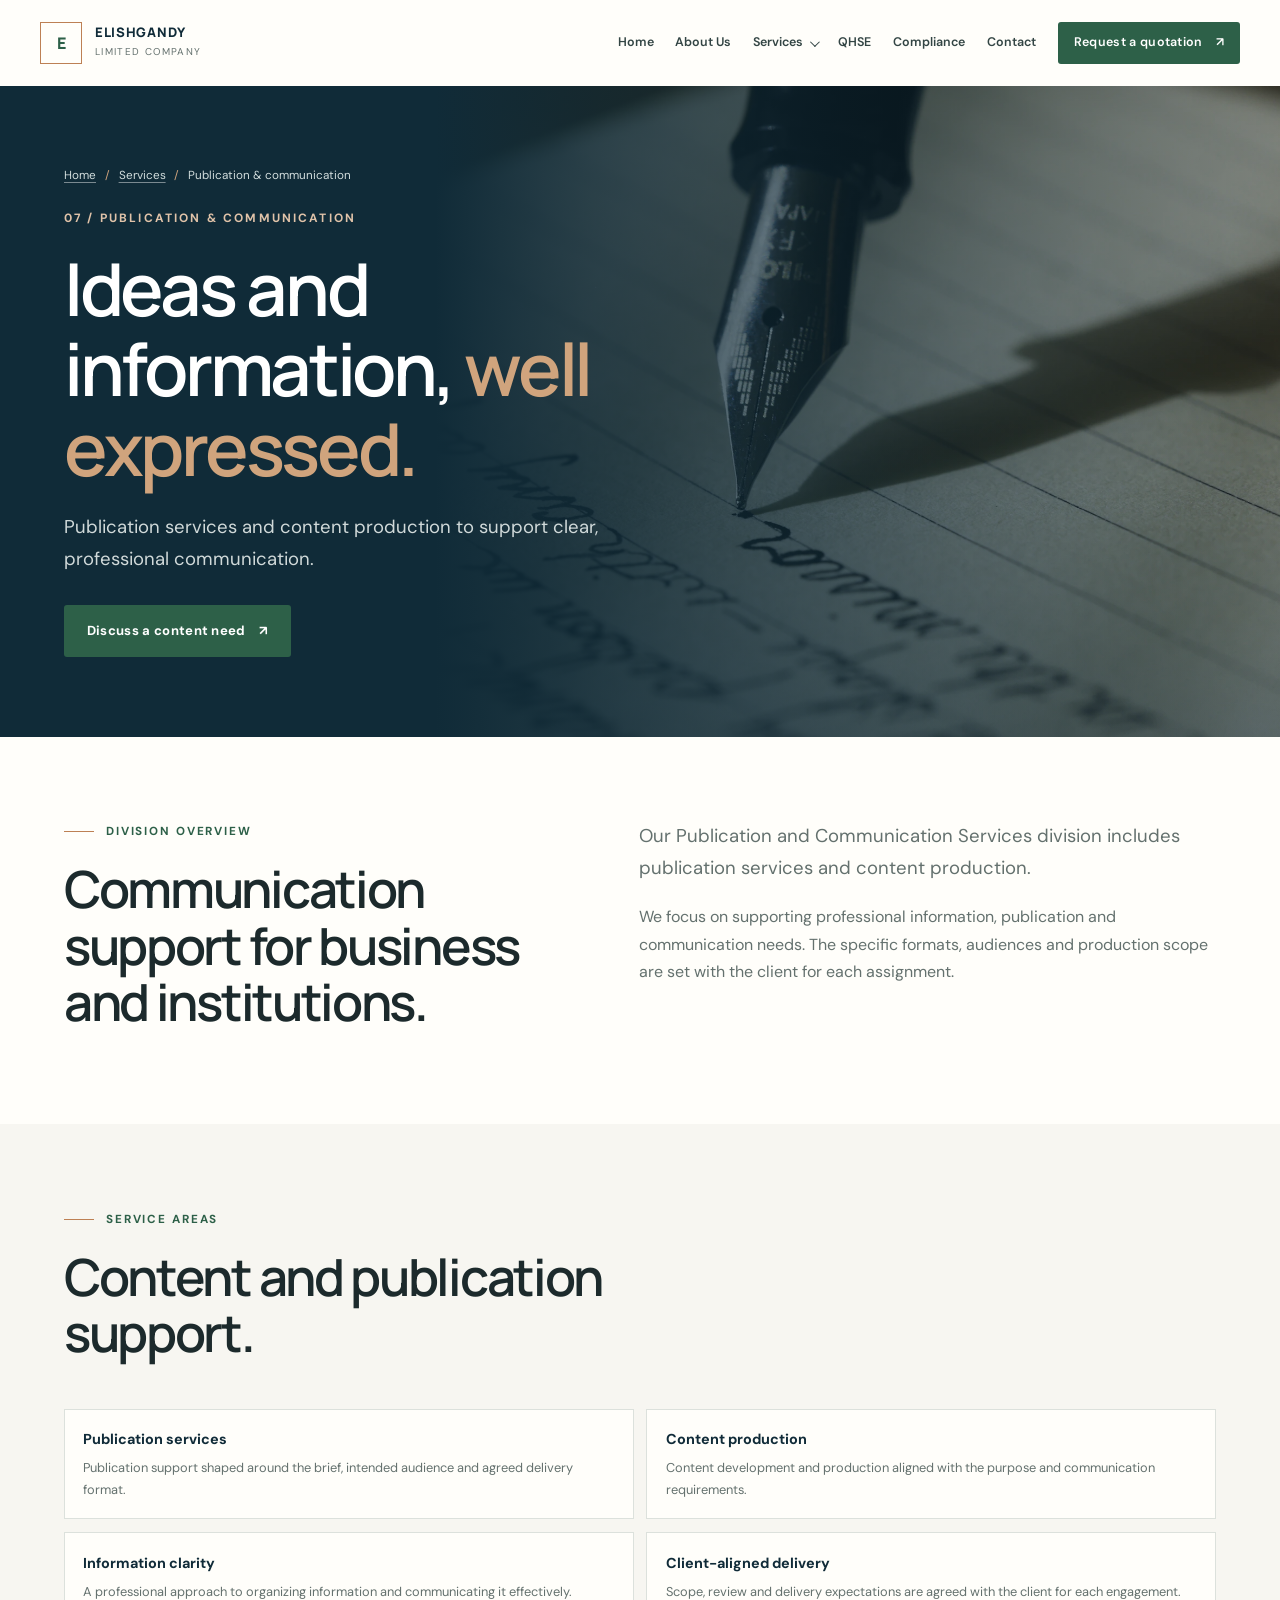
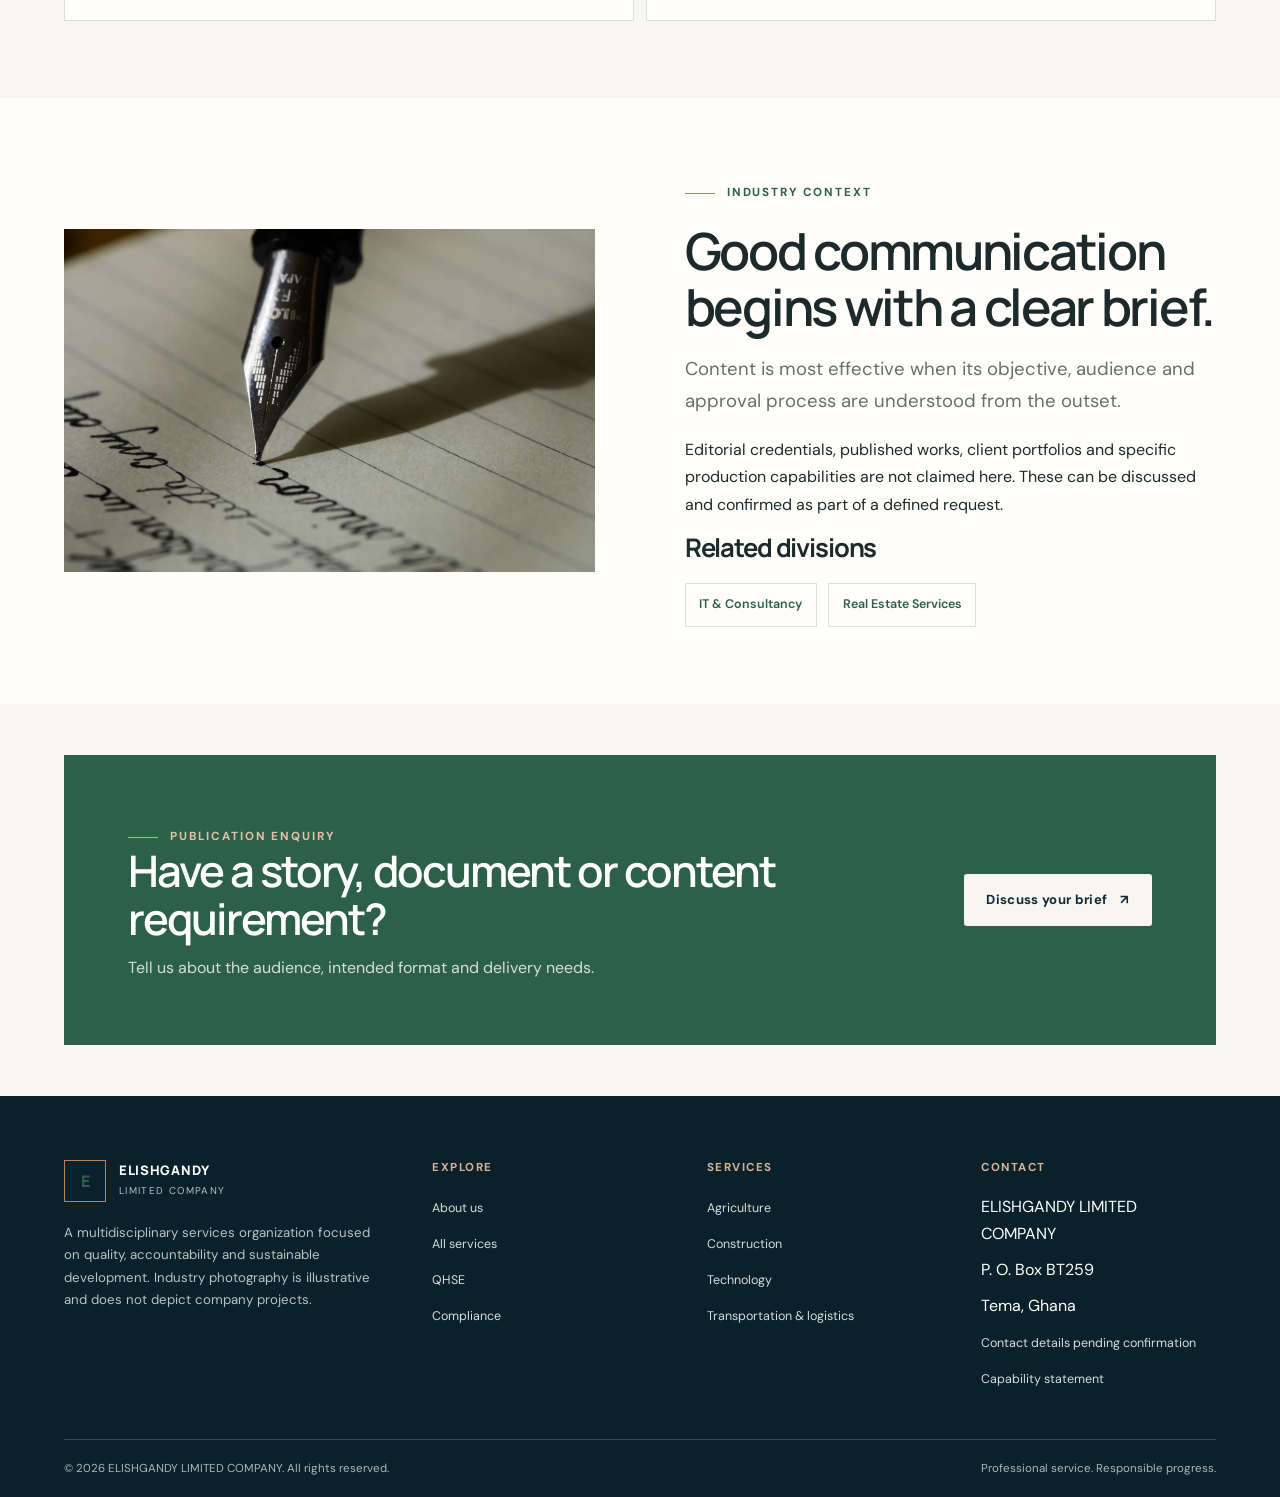
<file: services/publication.html>
<!doctype html>
<html lang="en">
<head>
  <meta charset="utf-8"><meta name="viewport" content="width=device-width, initial-scale=1"><meta name="theme-color" content="#102b38">
  <title>Publication &amp; Communication Services | ELISHGANDY</title>
  <meta name="description" content="Publication and communication services from ELISHGANDY LIMITED COMPANY include publication services and professional content production.">
  <link rel="canonical" href="https://YOUR-DOMAIN.example/services/publication.html"><meta property="og:type" content="website"><meta property="og:title" content="Publication &amp; Communication | ELISHGANDY LIMITED COMPANY"><meta property="og:description" content="Publication services and content production."><meta property="og:url" content="https://YOUR-DOMAIN.example/services/publication.html">
  <link rel="icon" href="../favicon.svg" type="image/svg+xml"><link rel="preconnect" href="https://fonts.googleapis.com"><link rel="preconnect" href="https://fonts.gstatic.com" crossorigin><link rel="stylesheet" href="../css/styles.css?v=hero-overlay-fix"><script type="application/ld+json">{"@context":"https://schema.org","@type":"Service","name":"Publication and Communication Services","provider":{"@type":"Organization","name":"ELISHGANDY LIMITED COMPANY"},"areaServed":"Ghana","description":"Publication services and content production."}</script><script type="module" src="../js/main.js"></script>
</head>
<body>
  <a class="skip-link" href="#main">Skip to content</a>
  <header class="site-header"><div class="header-inner"><a class="brand" href="../index.html" aria-label="ELISHGANDY LIMITED COMPANY home"><span class="brand-mark" aria-hidden="true">E</span><span><span class="brand-name">ELISHGANDY</span><span class="brand-caption">Limited Company</span></span></a><button class="menu-toggle" type="button" aria-label="Toggle navigation" aria-expanded="false" aria-controls="primary-navigation"><span></span></button><nav class="primary-nav" id="primary-navigation" aria-label="Main navigation"><a href="../index.html">Home</a><a href="../about.html">About Us</a><details class="nav-dropdown"><summary>Services</summary><div class="dropdown-panel"><a href="index.html">All Services</a><a href="agriculture.html">Agriculture &amp; Agribusiness</a><a href="oil-gas.html">Oil &amp; Gas Support</a><a href="construction.html">Construction &amp; Infrastructure</a><a href="real-estate.html">Real Estate</a><a href="water-environment.html">Water &amp; Environment</a><a href="technology.html">IT &amp; Consultancy</a><a href="publication.html" aria-current="page">Publication &amp; Communication</a><a href="logistics.html">Transportation &amp; Logistics</a></div></details><a href="../qhse.html">QHSE</a><a href="../compliance.html">Compliance</a><a href="../contact.html">Contact</a><a class="button nav-cta" href="../contact.html#business-enquiry">Request a quotation <span aria-hidden="true">↗</span></a></nav></div></header>
  <main id="main" class="page-main">
    <section class="hero hero--small"><img class="hero-image" src="../assets/images/editorial-writing-content.webp" width="1600" height="1067" alt="" fetchpriority="high"><div class="hero-inner"><div class="hero-copy"><nav class="breadcrumbs" aria-label="Breadcrumb"><a href="../index.html">Home</a><span aria-hidden="true">/</span><a href="index.html">Services</a><span aria-hidden="true">/</span><span aria-current="page">Publication &amp; communication</span></nav><p class="hero-kicker">07 / Publication &amp; Communication</p><h1>Ideas and information, <em>well expressed.</em></h1><p class="lead">Publication services and content production to support clear, professional communication.</p><div class="button-row"><a class="button" href="../contact.html#business-enquiry">Discuss a content need <span aria-hidden="true">↗</span></a></div></div></div></section>
    <section class="section"><div class="container intro-grid"><div class="reveal"><p class="eyebrow">Division overview</p><h2>Communication support for business and institutions.</h2></div><div class="intro-aside reveal"><p class="lead">Our Publication and Communication Services division includes publication services and content production.</p><p>We focus on supporting professional information, publication and communication needs. The specific formats, audiences and production scope are set with the client for each assignment.</p></div></div></section>
    <section class="section section--ivory"><div class="container"><div class="section-heading reveal"><p class="eyebrow">Service areas</p><h2>Content and publication support.</h2></div><div class="service-detail-grid">
      <article class="detail-item reveal"><strong>Publication services</strong><p>Publication support shaped around the brief, intended audience and agreed delivery format.</p></article>
      <article class="detail-item reveal"><strong>Content production</strong><p>Content development and production aligned with the purpose and communication requirements.</p></article>
      <article class="detail-item reveal"><strong>Information clarity</strong><p>A professional approach to organizing information and communicating it effectively.</p></article>
      <article class="detail-item reveal"><strong>Client-aligned delivery</strong><p>Scope, review and delivery expectations are agreed with the client for each engagement.</p></article>
    </div></div></section>
    <section class="section"><div class="container split-feature"><div class="image-frame image-frame--wide reveal"><img src="../assets/images/editorial-writing-content.webp" width="1000" height="645" loading="lazy" alt="Writing and content production workspace"></div><div class="split-feature-copy reveal"><p class="eyebrow">Industry context</p><h2>Good communication begins with a clear brief.</h2><p class="lead">Content is most effective when its objective, audience and approval process are understood from the outset.</p><p>Editorial credentials, published works, client portfolios and specific production capabilities are not claimed here. These can be discussed and confirmed as part of a defined request.</p><h3>Related divisions</h3><div class="related-links"><a href="technology.html">IT &amp; Consultancy</a><a href="real-estate.html">Real Estate Services</a></div></div></div></section>
    <section class="section section--tight section--ivory"><div class="container"><div class="cta-panel reveal"><div><p class="eyebrow">Publication enquiry</p><h2>Have a story, document or content requirement?</h2><p>Tell us about the audience, intended format and delivery needs.</p></div><a class="button button--light" href="../contact.html#business-enquiry">Discuss your brief <span aria-hidden="true">↗</span></a></div></div></section>
  </main>
  <footer class="site-footer"><div class="container footer-top"><div class="footer-brand"><a class="brand" href="../index.html"><span class="brand-mark" aria-hidden="true">E</span><span><span class="brand-name">ELISHGANDY</span><span class="brand-caption">Limited Company</span></span></a><p class="footer-about">A multidisciplinary services organization focused on quality, accountability and sustainable development. Industry photography is illustrative and does not depict company projects.</p></div><div class="footer-column"><h2>Explore</h2><ul><li><a href="../about.html">About us</a></li><li><a href="index.html">All services</a></li><li><a href="../qhse.html">QHSE</a></li><li><a href="../compliance.html">Compliance</a></li></ul></div><div class="footer-column"><h2>Services</h2><ul><li><a href="agriculture.html">Agriculture</a></li><li><a href="construction.html">Construction</a></li><li><a href="technology.html">Technology</a></li><li><a href="logistics.html">Transportation &amp; logistics</a></li></ul></div><div class="footer-column"><h2>Contact</h2><ul><li>ELISHGANDY LIMITED COMPANY</li><li>P. O. Box BT259</li><li>Tema, Ghana</li><li><a href="../contact.html">Contact details pending confirmation</a></li><li><a href="../capability-statement.html">Capability statement</a></li></ul></div></div><div class="container footer-bottom"><p>© <span data-year>2026</span> ELISHGANDY LIMITED COMPANY. All rights reserved.</p><p>Professional service. Responsible progress.</p></div></footer>
</body>
</html>
</file>
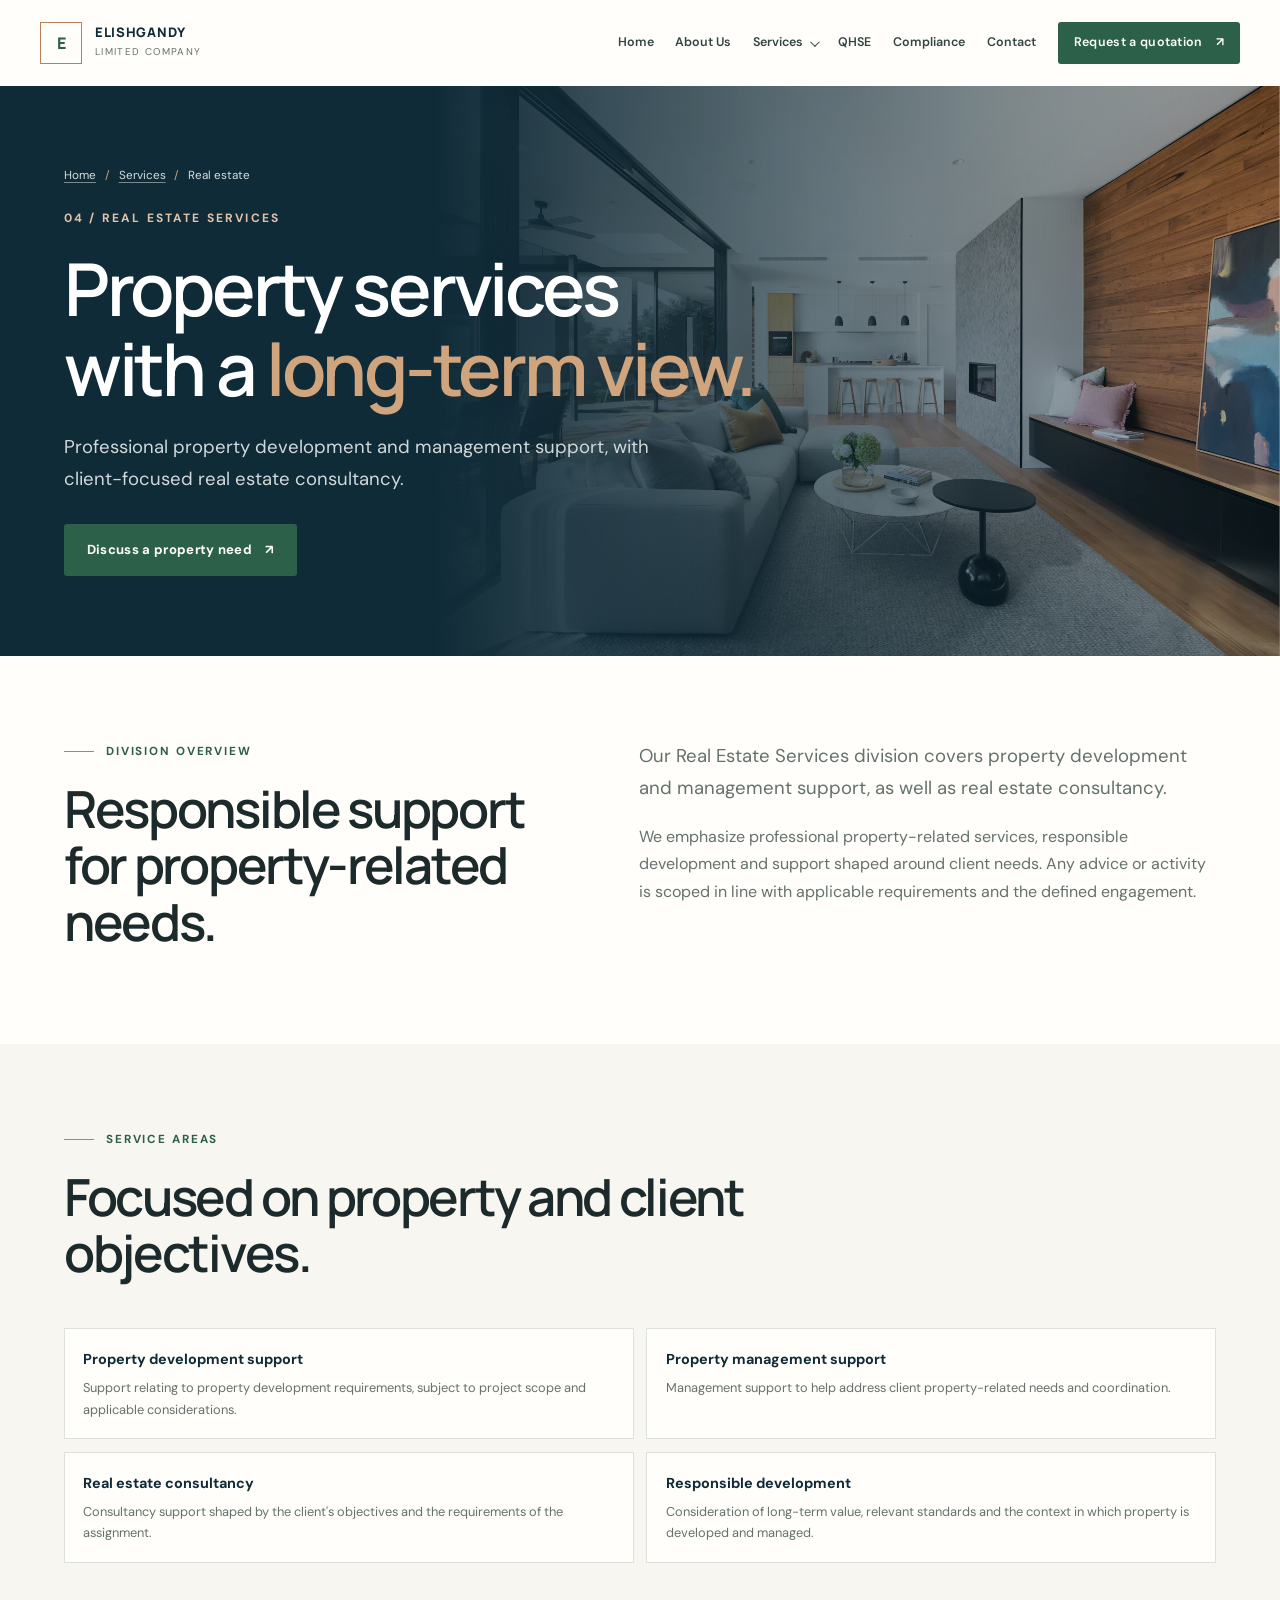
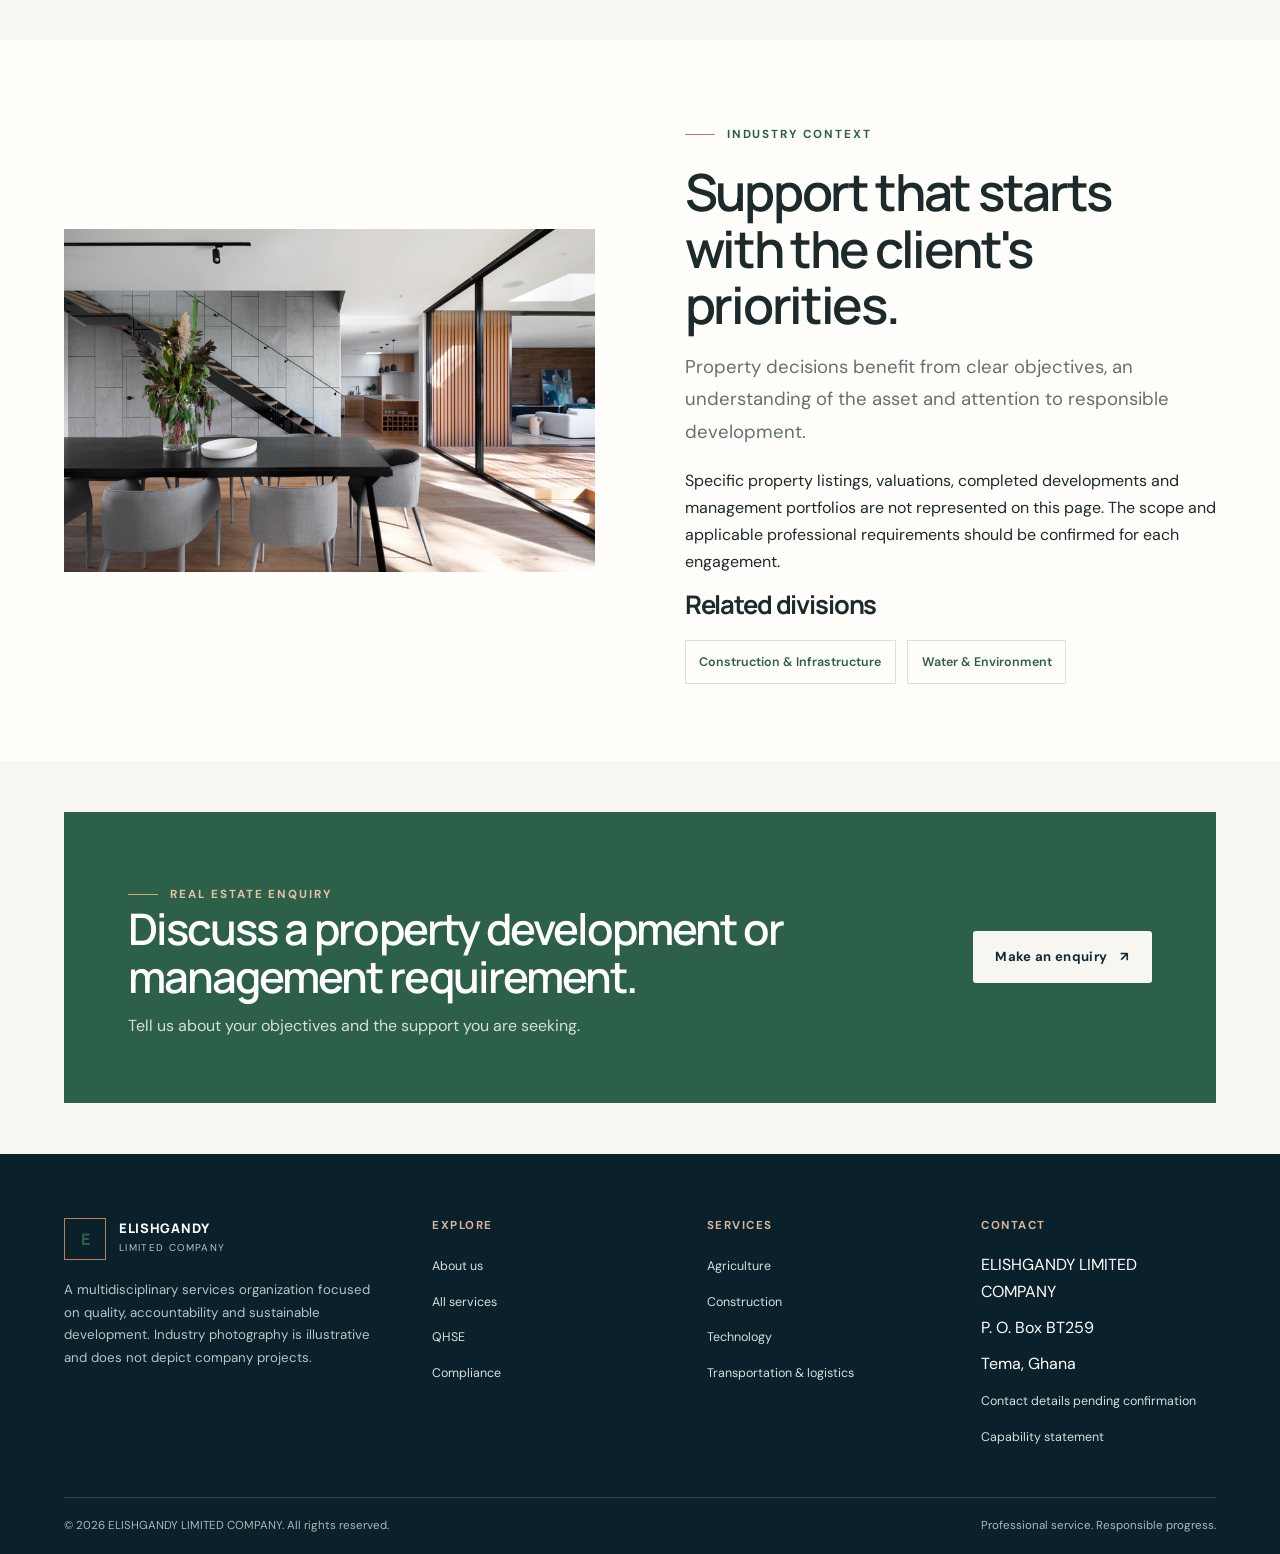
<file: services/real-estate.html>
<!doctype html>
<html lang="en">
<head>
  <meta charset="utf-8"><meta name="viewport" content="width=device-width, initial-scale=1"><meta name="theme-color" content="#102b38">
  <title>Real Estate Services | ELISHGANDY LIMITED COMPANY</title>
  <meta name="description" content="ELISHGANDY LIMITED COMPANY offers real estate services including property development and management support and real estate consultancy.">
  <link rel="canonical" href="https://YOUR-DOMAIN.example/services/real-estate.html"><meta property="og:type" content="website"><meta property="og:title" content="Real Estate Services | ELISHGANDY LIMITED COMPANY"><meta property="og:description" content="Property development and management support, and real estate consultancy."><meta property="og:url" content="https://YOUR-DOMAIN.example/services/real-estate.html">
  <link rel="icon" href="../favicon.svg" type="image/svg+xml"><link rel="preconnect" href="https://fonts.googleapis.com"><link rel="preconnect" href="https://fonts.gstatic.com" crossorigin><link rel="stylesheet" href="../css/styles.css?v=hero-overlay-fix"><script type="application/ld+json">{"@context":"https://schema.org","@type":"Service","name":"Real Estate Services","provider":{"@type":"Organization","name":"ELISHGANDY LIMITED COMPANY"},"areaServed":"Ghana","description":"Property development and management support; real estate consultancy."}</script><script type="module" src="../js/main.js"></script>
</head>
<body>
  <a class="skip-link" href="#main">Skip to content</a>
  <header class="site-header"><div class="header-inner"><a class="brand" href="../index.html" aria-label="ELISHGANDY LIMITED COMPANY home"><span class="brand-mark" aria-hidden="true">E</span><span><span class="brand-name">ELISHGANDY</span><span class="brand-caption">Limited Company</span></span></a><button class="menu-toggle" type="button" aria-label="Toggle navigation" aria-expanded="false" aria-controls="primary-navigation"><span></span></button><nav class="primary-nav" id="primary-navigation" aria-label="Main navigation"><a href="../index.html">Home</a><a href="../about.html">About Us</a><details class="nav-dropdown"><summary>Services</summary><div class="dropdown-panel"><a href="index.html">All Services</a><a href="agriculture.html">Agriculture &amp; Agribusiness</a><a href="oil-gas.html">Oil &amp; Gas Support</a><a href="construction.html">Construction &amp; Infrastructure</a><a href="real-estate.html" aria-current="page">Real Estate</a><a href="water-environment.html">Water &amp; Environment</a><a href="technology.html">IT &amp; Consultancy</a><a href="publication.html">Publication &amp; Communication</a><a href="logistics.html">Transportation &amp; Logistics</a></div></details><a href="../qhse.html">QHSE</a><a href="../compliance.html">Compliance</a><a href="../contact.html">Contact</a><a class="button nav-cta" href="../contact.html#business-enquiry">Request a quotation <span aria-hidden="true">↗</span></a></nav></div></header>
  <main id="main" class="page-main">
    <section class="hero hero--small"><img class="hero-image" src="../assets/images/contemporary-real-estate-home.webp" width="1600" height="1067" alt="" fetchpriority="high"><div class="hero-inner"><div class="hero-copy"><nav class="breadcrumbs" aria-label="Breadcrumb"><a href="../index.html">Home</a><span aria-hidden="true">/</span><a href="index.html">Services</a><span aria-hidden="true">/</span><span aria-current="page">Real estate</span></nav><p class="hero-kicker">04 / Real Estate Services</p><h1>Property services with a <em>long-term view.</em></h1><p class="lead">Professional property development and management support, with client-focused real estate consultancy.</p><div class="button-row"><a class="button" href="../contact.html#business-enquiry">Discuss a property need <span aria-hidden="true">↗</span></a></div></div></div></section>
    <section class="section"><div class="container intro-grid"><div class="reveal"><p class="eyebrow">Division overview</p><h2>Responsible support for property-related needs.</h2></div><div class="intro-aside reveal"><p class="lead">Our Real Estate Services division covers property development and management support, as well as real estate consultancy.</p><p>We emphasize professional property-related services, responsible development and support shaped around client needs. Any advice or activity is scoped in line with applicable requirements and the defined engagement.</p></div></div></section>
    <section class="section section--ivory"><div class="container"><div class="section-heading reveal"><p class="eyebrow">Service areas</p><h2>Focused on property and client objectives.</h2></div><div class="service-detail-grid">
      <article class="detail-item reveal"><strong>Property development support</strong><p>Support relating to property development requirements, subject to project scope and applicable considerations.</p></article>
      <article class="detail-item reveal"><strong>Property management support</strong><p>Management support to help address client property-related needs and coordination.</p></article>
      <article class="detail-item reveal"><strong>Real estate consultancy</strong><p>Consultancy support shaped by the client's objectives and the requirements of the assignment.</p></article>
      <article class="detail-item reveal"><strong>Responsible development</strong><p>Consideration of long-term value, relevant standards and the context in which property is developed and managed.</p></article>
    </div></div></section>
    <section class="section"><div class="container split-feature"><div class="image-frame image-frame--wide reveal"><img src="../assets/images/modern-home-interior.webp" width="1000" height="645" loading="lazy" alt="Residential property interior"></div><div class="split-feature-copy reveal"><p class="eyebrow">Industry context</p><h2>Support that starts with the client's priorities.</h2><p class="lead">Property decisions benefit from clear objectives, an understanding of the asset and attention to responsible development.</p><p>Specific property listings, valuations, completed developments and management portfolios are not represented on this page. The scope and applicable professional requirements should be confirmed for each engagement.</p><h3>Related divisions</h3><div class="related-links"><a href="construction.html">Construction &amp; Infrastructure</a><a href="water-environment.html">Water &amp; Environment</a></div></div></div></section>
    <section class="section section--tight section--ivory"><div class="container"><div class="cta-panel reveal"><div><p class="eyebrow">Real estate enquiry</p><h2>Discuss a property development or management requirement.</h2><p>Tell us about your objectives and the support you are seeking.</p></div><a class="button button--light" href="../contact.html#business-enquiry">Make an enquiry <span aria-hidden="true">↗</span></a></div></div></section>
  </main>
  <footer class="site-footer"><div class="container footer-top"><div class="footer-brand"><a class="brand" href="../index.html"><span class="brand-mark" aria-hidden="true">E</span><span><span class="brand-name">ELISHGANDY</span><span class="brand-caption">Limited Company</span></span></a><p class="footer-about">A multidisciplinary services organization focused on quality, accountability and sustainable development. Industry photography is illustrative and does not depict company projects.</p></div><div class="footer-column"><h2>Explore</h2><ul><li><a href="../about.html">About us</a></li><li><a href="index.html">All services</a></li><li><a href="../qhse.html">QHSE</a></li><li><a href="../compliance.html">Compliance</a></li></ul></div><div class="footer-column"><h2>Services</h2><ul><li><a href="agriculture.html">Agriculture</a></li><li><a href="construction.html">Construction</a></li><li><a href="technology.html">Technology</a></li><li><a href="logistics.html">Transportation &amp; logistics</a></li></ul></div><div class="footer-column"><h2>Contact</h2><ul><li>ELISHGANDY LIMITED COMPANY</li><li>P. O. Box BT259</li><li>Tema, Ghana</li><li><a href="../contact.html">Contact details pending confirmation</a></li><li><a href="../capability-statement.html">Capability statement</a></li></ul></div></div><div class="container footer-bottom"><p>© <span data-year>2026</span> ELISHGANDY LIMITED COMPANY. All rights reserved.</p><p>Professional service. Responsible progress.</p></div></footer>
</body>
</html>
</file>
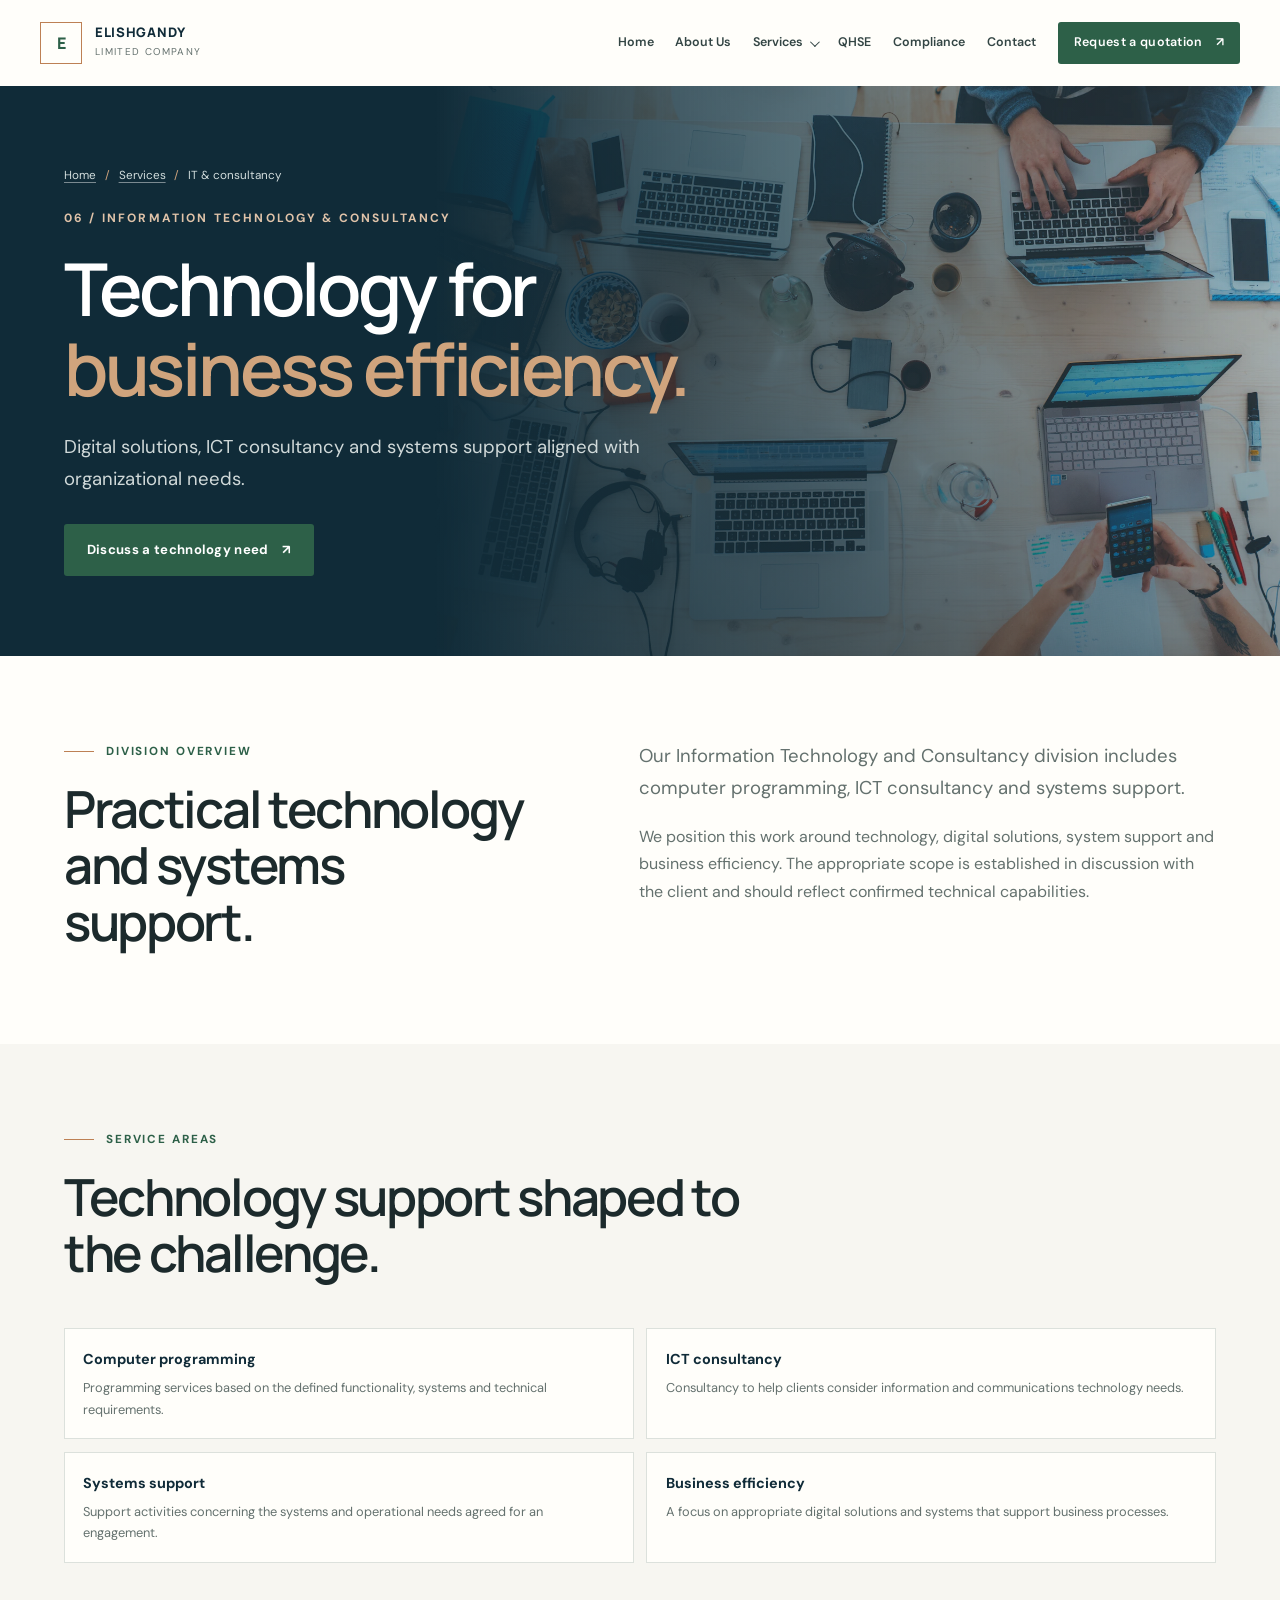
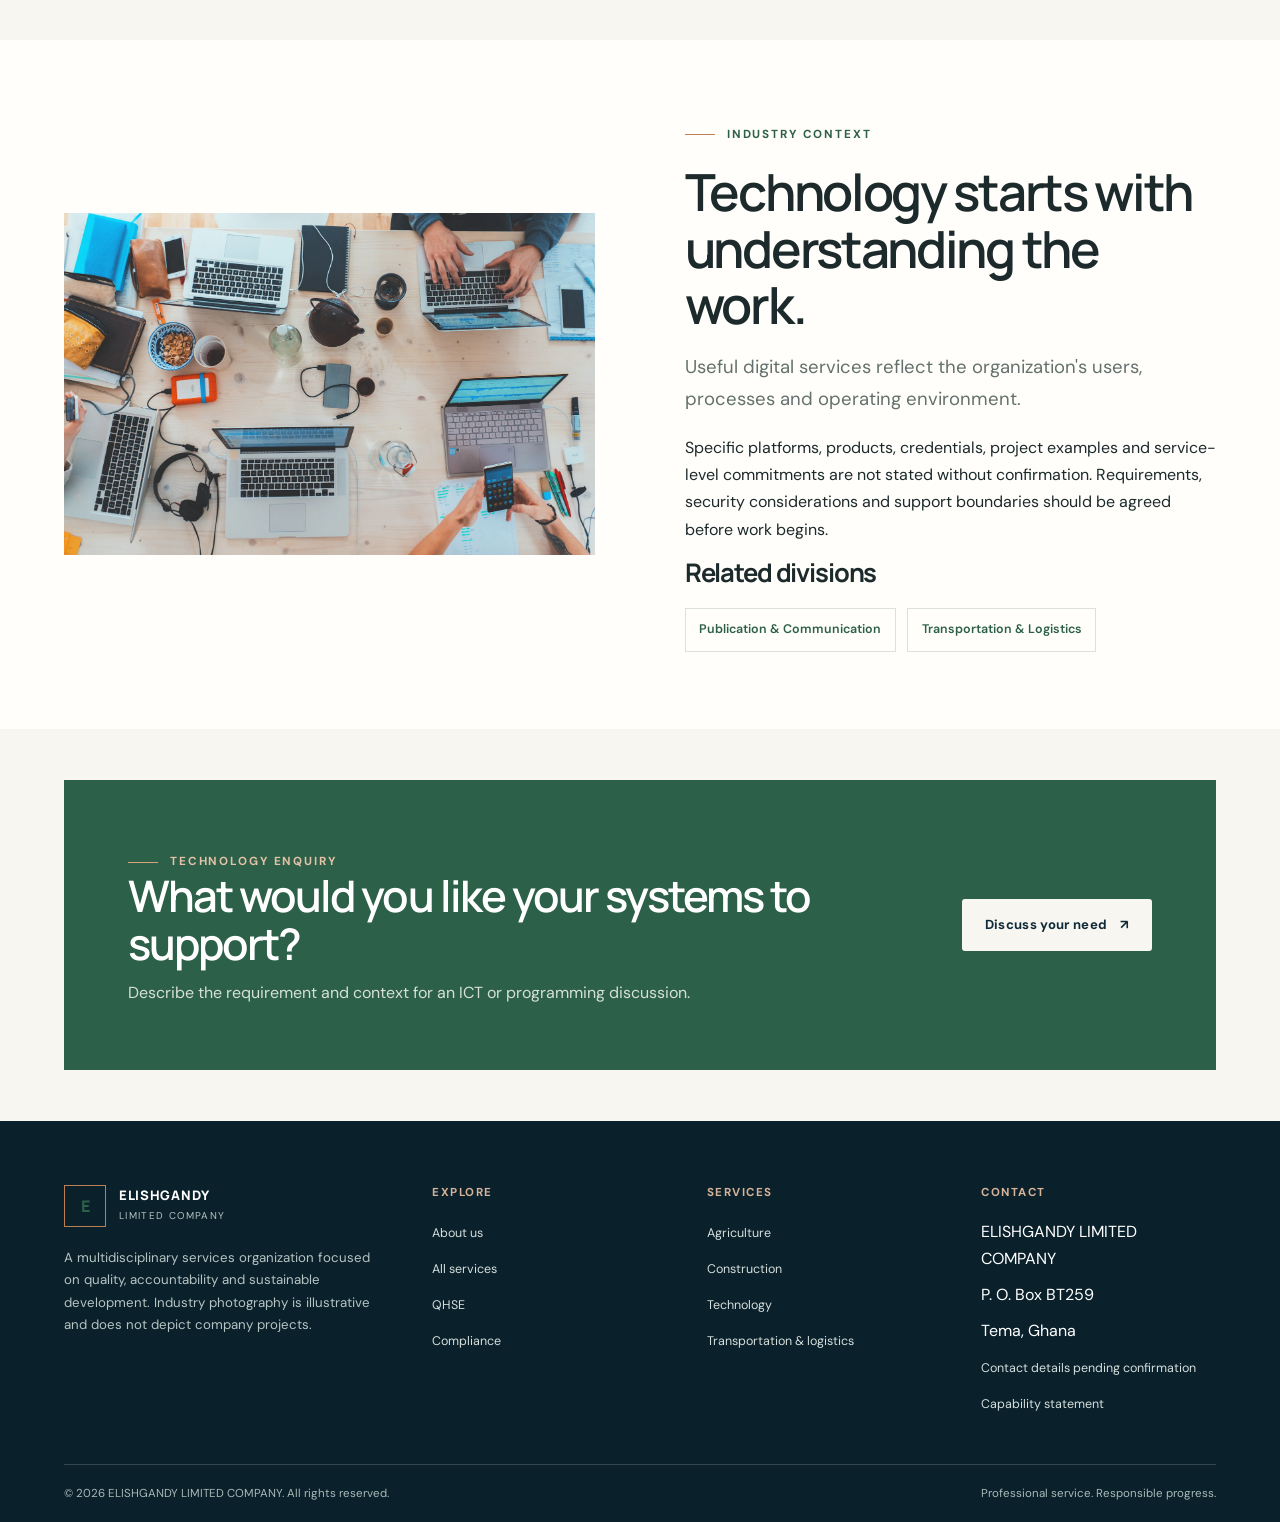
<file: services/technology.html>
<!doctype html>
<html lang="en">
<head>
  <meta charset="utf-8"><meta name="viewport" content="width=device-width, initial-scale=1"><meta name="theme-color" content="#102b38">
  <title>IT &amp; Consultancy Services | ELISHGANDY LIMITED COMPANY</title>
  <meta name="description" content="Explore ELISHGANDY LIMITED COMPANY information technology services, including computer programming, ICT consultancy and systems support.">
  <link rel="canonical" href="https://YOUR-DOMAIN.example/services/technology.html"><meta property="og:type" content="website"><meta property="og:title" content="IT &amp; Consultancy | ELISHGANDY LIMITED COMPANY"><meta property="og:description" content="Computer programming, ICT consultancy and systems support."><meta property="og:url" content="https://YOUR-DOMAIN.example/services/technology.html">
  <link rel="icon" href="../favicon.svg" type="image/svg+xml"><link rel="preconnect" href="https://fonts.googleapis.com"><link rel="preconnect" href="https://fonts.gstatic.com" crossorigin><link rel="stylesheet" href="../css/styles.css?v=hero-overlay-fix"><script type="application/ld+json">{"@context":"https://schema.org","@type":"Service","name":"Information Technology and Consultancy","provider":{"@type":"Organization","name":"ELISHGANDY LIMITED COMPANY"},"areaServed":"Ghana","description":"Computer programming, ICT consultancy and systems support."}</script><script type="module" src="../js/main.js"></script>
</head>
<body>
  <a class="skip-link" href="#main">Skip to content</a>
  <header class="site-header"><div class="header-inner"><a class="brand" href="../index.html" aria-label="ELISHGANDY LIMITED COMPANY home"><span class="brand-mark" aria-hidden="true">E</span><span><span class="brand-name">ELISHGANDY</span><span class="brand-caption">Limited Company</span></span></a><button class="menu-toggle" type="button" aria-label="Toggle navigation" aria-expanded="false" aria-controls="primary-navigation"><span></span></button><nav class="primary-nav" id="primary-navigation" aria-label="Main navigation"><a href="../index.html">Home</a><a href="../about.html">About Us</a><details class="nav-dropdown"><summary>Services</summary><div class="dropdown-panel"><a href="index.html">All Services</a><a href="agriculture.html">Agriculture &amp; Agribusiness</a><a href="oil-gas.html">Oil &amp; Gas Support</a><a href="construction.html">Construction &amp; Infrastructure</a><a href="real-estate.html">Real Estate</a><a href="water-environment.html">Water &amp; Environment</a><a href="technology.html" aria-current="page">IT &amp; Consultancy</a><a href="publication.html">Publication &amp; Communication</a><a href="logistics.html">Transportation &amp; Logistics</a></div></details><a href="../qhse.html">QHSE</a><a href="../compliance.html">Compliance</a><a href="../contact.html">Contact</a><a class="button nav-cta" href="../contact.html#business-enquiry">Request a quotation <span aria-hidden="true">↗</span></a></nav></div></header>
  <main id="main" class="page-main">
    <section class="hero hero--small"><img class="hero-image" src="../assets/images/technology-team-collaboration.webp" width="1600" height="1067" alt="" fetchpriority="high"><div class="hero-inner"><div class="hero-copy"><nav class="breadcrumbs" aria-label="Breadcrumb"><a href="../index.html">Home</a><span aria-hidden="true">/</span><a href="index.html">Services</a><span aria-hidden="true">/</span><span aria-current="page">IT &amp; consultancy</span></nav><p class="hero-kicker">06 / Information Technology &amp; Consultancy</p><h1>Technology for <em>business efficiency.</em></h1><p class="lead">Digital solutions, ICT consultancy and systems support aligned with organizational needs.</p><div class="button-row"><a class="button" href="../contact.html#business-enquiry">Discuss a technology need <span aria-hidden="true">↗</span></a></div></div></div></section>
    <section class="section"><div class="container intro-grid"><div class="reveal"><p class="eyebrow">Division overview</p><h2>Practical technology and systems support.</h2></div><div class="intro-aside reveal"><p class="lead">Our Information Technology and Consultancy division includes computer programming, ICT consultancy and systems support.</p><p>We position this work around technology, digital solutions, system support and business efficiency. The appropriate scope is established in discussion with the client and should reflect confirmed technical capabilities.</p></div></div></section>
    <section class="section section--ivory"><div class="container"><div class="section-heading reveal"><p class="eyebrow">Service areas</p><h2>Technology support shaped to the challenge.</h2></div><div class="service-detail-grid">
      <article class="detail-item reveal"><strong>Computer programming</strong><p>Programming services based on the defined functionality, systems and technical requirements.</p></article>
      <article class="detail-item reveal"><strong>ICT consultancy</strong><p>Consultancy to help clients consider information and communications technology needs.</p></article>
      <article class="detail-item reveal"><strong>Systems support</strong><p>Support activities concerning the systems and operational needs agreed for an engagement.</p></article>
      <article class="detail-item reveal"><strong>Business efficiency</strong><p>A focus on appropriate digital solutions and systems that support business processes.</p></article>
    </div></div></section>
    <section class="section"><div class="container split-feature"><div class="image-frame image-frame--wide reveal"><img src="../assets/images/technology-team-collaboration.webp" width="1000" height="645" loading="lazy" alt="Team collaborating with digital technology"></div><div class="split-feature-copy reveal"><p class="eyebrow">Industry context</p><h2>Technology starts with understanding the work.</h2><p class="lead">Useful digital services reflect the organization's users, processes and operating environment.</p><p>Specific platforms, products, credentials, project examples and service-level commitments are not stated without confirmation. Requirements, security considerations and support boundaries should be agreed before work begins.</p><h3>Related divisions</h3><div class="related-links"><a href="publication.html">Publication &amp; Communication</a><a href="logistics.html">Transportation &amp; Logistics</a></div></div></div></section>
    <section class="section section--tight section--ivory"><div class="container"><div class="cta-panel reveal"><div><p class="eyebrow">Technology enquiry</p><h2>What would you like your systems to support?</h2><p>Describe the requirement and context for an ICT or programming discussion.</p></div><a class="button button--light" href="../contact.html#business-enquiry">Discuss your need <span aria-hidden="true">↗</span></a></div></div></section>
  </main>
  <footer class="site-footer"><div class="container footer-top"><div class="footer-brand"><a class="brand" href="../index.html"><span class="brand-mark" aria-hidden="true">E</span><span><span class="brand-name">ELISHGANDY</span><span class="brand-caption">Limited Company</span></span></a><p class="footer-about">A multidisciplinary services organization focused on quality, accountability and sustainable development. Industry photography is illustrative and does not depict company projects.</p></div><div class="footer-column"><h2>Explore</h2><ul><li><a href="../about.html">About us</a></li><li><a href="index.html">All services</a></li><li><a href="../qhse.html">QHSE</a></li><li><a href="../compliance.html">Compliance</a></li></ul></div><div class="footer-column"><h2>Services</h2><ul><li><a href="agriculture.html">Agriculture</a></li><li><a href="construction.html">Construction</a></li><li><a href="technology.html">Technology</a></li><li><a href="logistics.html">Transportation &amp; logistics</a></li></ul></div><div class="footer-column"><h2>Contact</h2><ul><li>ELISHGANDY LIMITED COMPANY</li><li>P. O. Box BT259</li><li>Tema, Ghana</li><li><a href="../contact.html">Contact details pending confirmation</a></li><li><a href="../capability-statement.html">Capability statement</a></li></ul></div></div><div class="container footer-bottom"><p>© <span data-year>2026</span> ELISHGANDY LIMITED COMPANY. All rights reserved.</p><p>Professional service. Responsible progress.</p></div></footer>
</body>
</html>
</file>
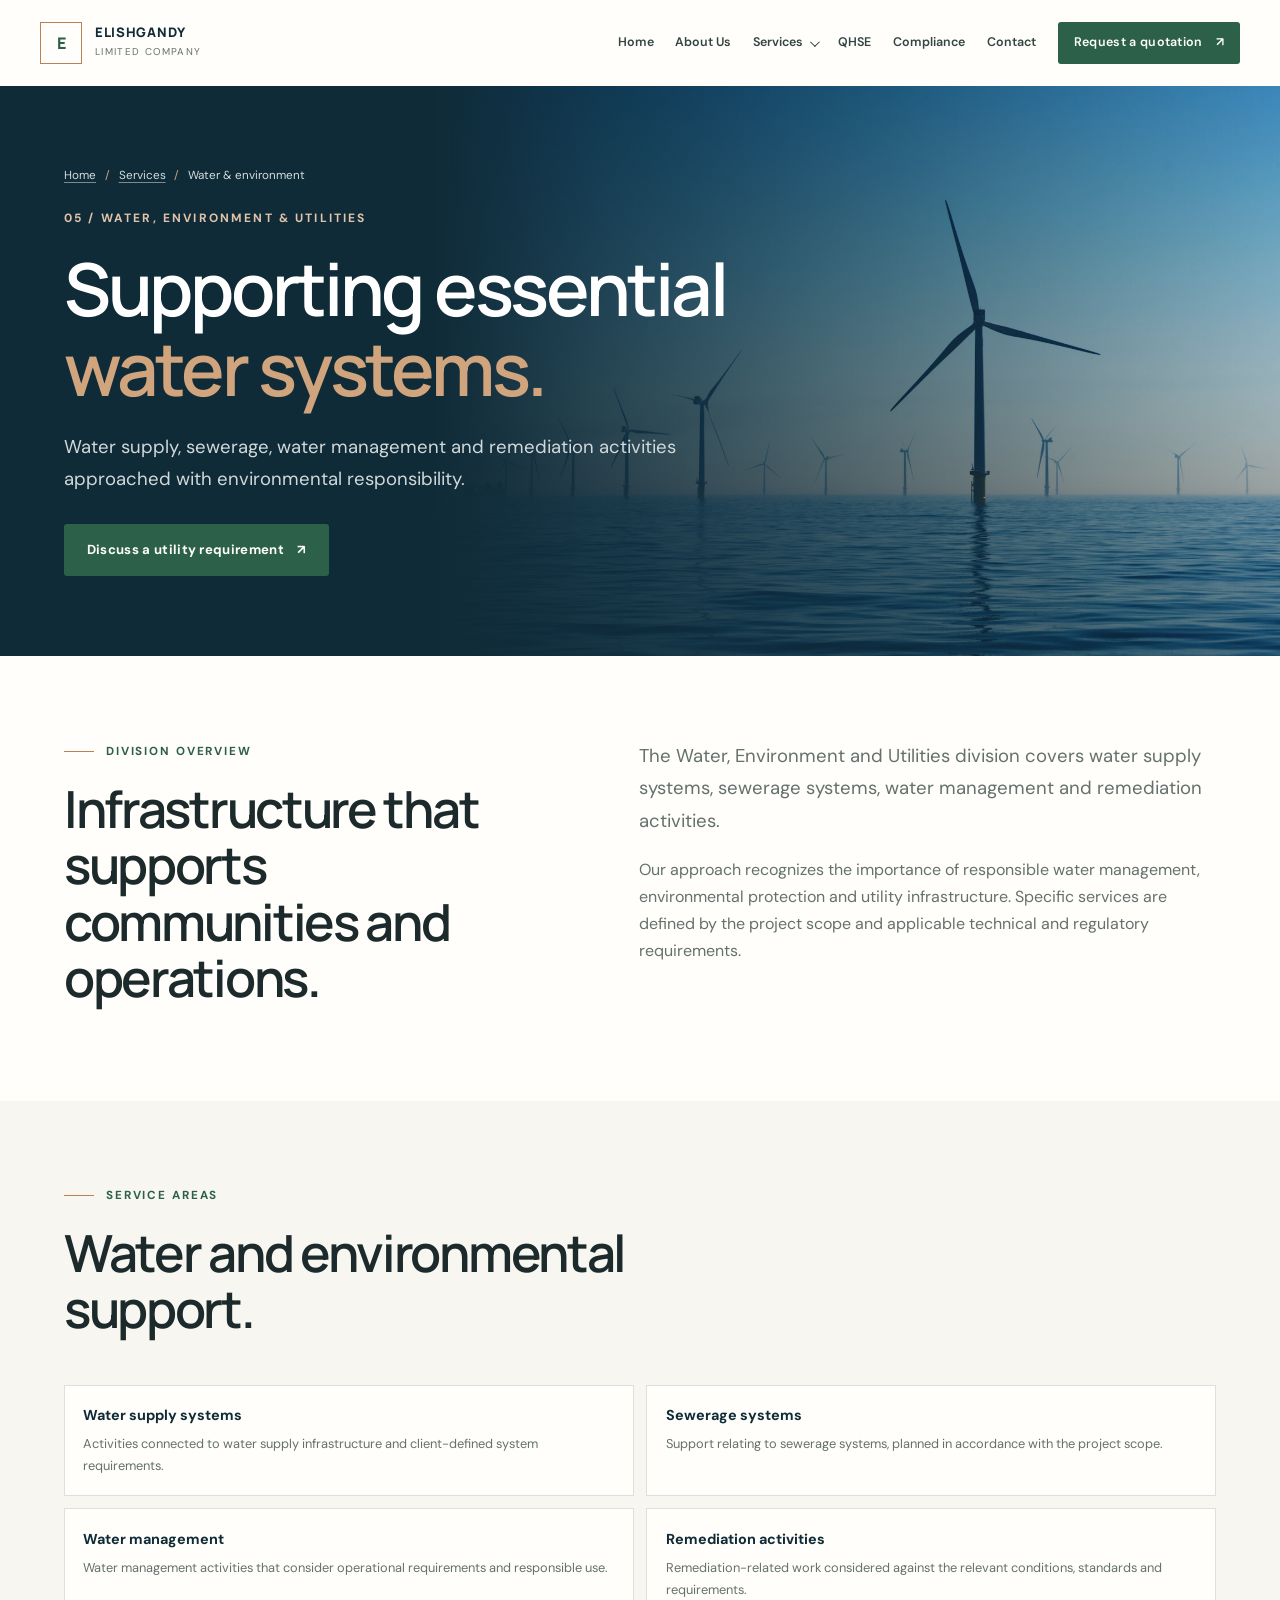
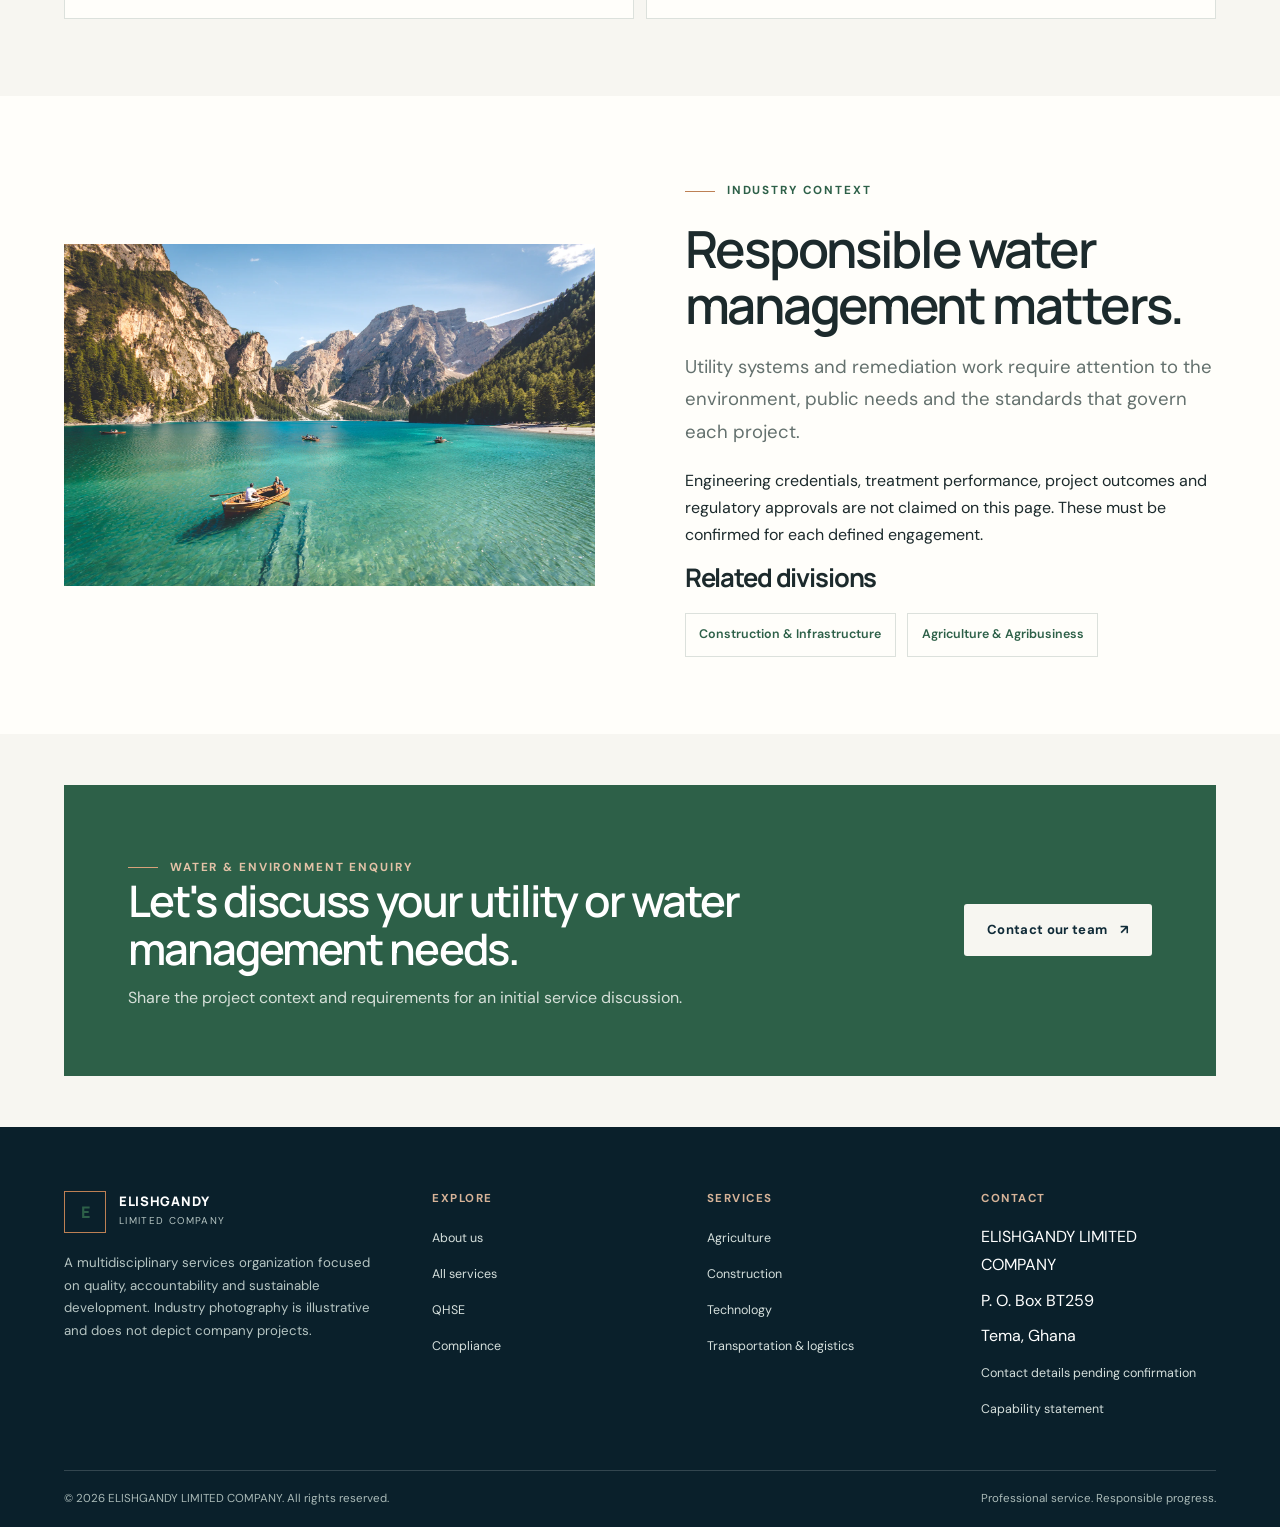
<file: services/water-environment.html>
<!doctype html>
<html lang="en">
<head>
  <meta charset="utf-8"><meta name="viewport" content="width=device-width, initial-scale=1"><meta name="theme-color" content="#102b38">
  <title>Water, Environment &amp; Utilities | ELISHGANDY LIMITED COMPANY</title>
  <meta name="description" content="Water and environmental service areas include water supply systems, sewerage systems, water management and remediation activities.">
  <link rel="canonical" href="https://YOUR-DOMAIN.example/services/water-environment.html"><meta property="og:type" content="website"><meta property="og:title" content="Water, Environment &amp; Utilities | ELISHGANDY LIMITED COMPANY"><meta property="og:description" content="Water supply, sewerage, water management and remediation activities."><meta property="og:url" content="https://YOUR-DOMAIN.example/services/water-environment.html">
  <link rel="icon" href="../favicon.svg" type="image/svg+xml"><link rel="preconnect" href="https://fonts.googleapis.com"><link rel="preconnect" href="https://fonts.gstatic.com" crossorigin><link rel="stylesheet" href="../css/styles.css?v=hero-overlay-fix"><script type="application/ld+json">{"@context":"https://schema.org","@type":"Service","name":"Water, Environment and Utilities","provider":{"@type":"Organization","name":"ELISHGANDY LIMITED COMPANY"},"areaServed":"Ghana","description":"Water supply systems, sewerage systems, water management and remediation activities."}</script><script type="module" src="../js/main.js"></script>
</head>
<body>
  <a class="skip-link" href="#main">Skip to content</a>
  <header class="site-header"><div class="header-inner"><a class="brand" href="../index.html" aria-label="ELISHGANDY LIMITED COMPANY home"><span class="brand-mark" aria-hidden="true">E</span><span><span class="brand-name">ELISHGANDY</span><span class="brand-caption">Limited Company</span></span></a><button class="menu-toggle" type="button" aria-label="Toggle navigation" aria-expanded="false" aria-controls="primary-navigation"><span></span></button><nav class="primary-nav" id="primary-navigation" aria-label="Main navigation"><a href="../index.html">Home</a><a href="../about.html">About Us</a><details class="nav-dropdown"><summary>Services</summary><div class="dropdown-panel"><a href="index.html">All Services</a><a href="agriculture.html">Agriculture &amp; Agribusiness</a><a href="oil-gas.html">Oil &amp; Gas Support</a><a href="construction.html">Construction &amp; Infrastructure</a><a href="real-estate.html">Real Estate</a><a href="water-environment.html" aria-current="page">Water &amp; Environment</a><a href="technology.html">IT &amp; Consultancy</a><a href="publication.html">Publication &amp; Communication</a><a href="logistics.html">Transportation &amp; Logistics</a></div></details><a href="../qhse.html">QHSE</a><a href="../compliance.html">Compliance</a><a href="../contact.html">Contact</a><a class="button nav-cta" href="../contact.html#business-enquiry">Request a quotation <span aria-hidden="true">↗</span></a></nav></div></header>
  <main id="main" class="page-main">
    <section class="hero hero--small"><img class="hero-image" src="../assets/images/water-utility-landscape.webp" width="1600" height="1067" alt="" fetchpriority="high"><div class="hero-inner"><div class="hero-copy"><nav class="breadcrumbs" aria-label="Breadcrumb"><a href="../index.html">Home</a><span aria-hidden="true">/</span><a href="index.html">Services</a><span aria-hidden="true">/</span><span aria-current="page">Water &amp; environment</span></nav><p class="hero-kicker">05 / Water, Environment &amp; Utilities</p><h1>Supporting essential <em>water systems.</em></h1><p class="lead">Water supply, sewerage, water management and remediation activities approached with environmental responsibility.</p><div class="button-row"><a class="button" href="../contact.html#business-enquiry">Discuss a utility requirement <span aria-hidden="true">↗</span></a></div></div></div></section>
    <section class="section"><div class="container intro-grid"><div class="reveal"><p class="eyebrow">Division overview</p><h2>Infrastructure that supports communities and operations.</h2></div><div class="intro-aside reveal"><p class="lead">The Water, Environment and Utilities division covers water supply systems, sewerage systems, water management and remediation activities.</p><p>Our approach recognizes the importance of responsible water management, environmental protection and utility infrastructure. Specific services are defined by the project scope and applicable technical and regulatory requirements.</p></div></div></section>
    <section class="section section--ivory"><div class="container"><div class="section-heading reveal"><p class="eyebrow">Service areas</p><h2>Water and environmental support.</h2></div><div class="service-detail-grid">
      <article class="detail-item reveal"><strong>Water supply systems</strong><p>Activities connected to water supply infrastructure and client-defined system requirements.</p></article>
      <article class="detail-item reveal"><strong>Sewerage systems</strong><p>Support relating to sewerage systems, planned in accordance with the project scope.</p></article>
      <article class="detail-item reveal"><strong>Water management</strong><p>Water management activities that consider operational requirements and responsible use.</p></article>
      <article class="detail-item reveal"><strong>Remediation activities</strong><p>Remediation-related work considered against the relevant conditions, standards and requirements.</p></article>
    </div></div></section>
    <section class="section"><div class="container split-feature"><div class="image-frame image-frame--wide reveal"><img src="../assets/images/water-environment-landscape.webp" width="1000" height="645" loading="lazy" alt="Natural water landscape"></div><div class="split-feature-copy reveal"><p class="eyebrow">Industry context</p><h2>Responsible water management matters.</h2><p class="lead">Utility systems and remediation work require attention to the environment, public needs and the standards that govern each project.</p><p>Engineering credentials, treatment performance, project outcomes and regulatory approvals are not claimed on this page. These must be confirmed for each defined engagement.</p><h3>Related divisions</h3><div class="related-links"><a href="construction.html">Construction &amp; Infrastructure</a><a href="agriculture.html">Agriculture &amp; Agribusiness</a></div></div></div></section>
    <section class="section section--tight section--ivory"><div class="container"><div class="cta-panel reveal"><div><p class="eyebrow">Water &amp; environment enquiry</p><h2>Let's discuss your utility or water management needs.</h2><p>Share the project context and requirements for an initial service discussion.</p></div><a class="button button--light" href="../contact.html#business-enquiry">Contact our team <span aria-hidden="true">↗</span></a></div></div></section>
  </main>
  <footer class="site-footer"><div class="container footer-top"><div class="footer-brand"><a class="brand" href="../index.html"><span class="brand-mark" aria-hidden="true">E</span><span><span class="brand-name">ELISHGANDY</span><span class="brand-caption">Limited Company</span></span></a><p class="footer-about">A multidisciplinary services organization focused on quality, accountability and sustainable development. Industry photography is illustrative and does not depict company projects.</p></div><div class="footer-column"><h2>Explore</h2><ul><li><a href="../about.html">About us</a></li><li><a href="index.html">All services</a></li><li><a href="../qhse.html">QHSE</a></li><li><a href="../compliance.html">Compliance</a></li></ul></div><div class="footer-column"><h2>Services</h2><ul><li><a href="agriculture.html">Agriculture</a></li><li><a href="construction.html">Construction</a></li><li><a href="technology.html">Technology</a></li><li><a href="logistics.html">Transportation &amp; logistics</a></li></ul></div><div class="footer-column"><h2>Contact</h2><ul><li>ELISHGANDY LIMITED COMPANY</li><li>P. O. Box BT259</li><li>Tema, Ghana</li><li><a href="../contact.html">Contact details pending confirmation</a></li><li><a href="../capability-statement.html">Capability statement</a></li></ul></div></div><div class="container footer-bottom"><p>© <span data-year>2026</span> ELISHGANDY LIMITED COMPANY. All rights reserved.</p><p>Professional service. Responsible progress.</p></div></footer>
</body>
</html>
</file>
<file: css/styles.css>
@import url("https://fonts.googleapis.com/css2?family=DM+Sans:wght@400;500;600;700&family=Manrope:wght@400;500;600;700;800&display=swap");

:root {
  color-scheme: light;
  --navy: #102b38;
  --navy-deep: #0a202b;
  --green: #2d6048;
  --green-light: #e7eee8;
  --copper: #bd8054;
  --ivory: #f7f6f1;
  --paper: #fffefa;
  --ink: #1c2a2c;
  --muted: #64716e;
  --line: #dce1dc;
  --white: #fff;
  --font-display: "Manrope", "Arial", sans-serif;
  --font-body: "DM Sans", "Arial", sans-serif;
  --content: 1180px;
  --gutter: clamp(1.25rem, 5vw, 5rem);
  --radius: 3px;
  --shadow: 0 24px 70px rgb(16 43 56 / 12%);
}

* { box-sizing: border-box; }
html { scroll-behavior: smooth; scroll-padding-top: 6rem; }
body {
  margin: 0;
  background: var(--paper);
  color: var(--ink);
  font: 400 1rem/1.7 var(--font-body);
  -webkit-font-smoothing: antialiased;
}
img { display: block; max-width: 100%; }
a { color: inherit; }
button, input, select, textarea { font: inherit; }
button, summary { cursor: pointer; }
:focus-visible { outline: 3px solid var(--copper); outline-offset: 4px; }
::selection { color: var(--white); background: var(--green); }

.skip-link {
  position: fixed; z-index: 1000; top: .75rem; left: .75rem;
  padding: .7rem 1rem; color: var(--white); background: var(--navy);
  transform: translateY(-180%); transition: transform .2s ease;
}
.skip-link:focus { transform: translateY(0); }
.container { width: min(var(--content), calc(100% - var(--gutter) * 2)); margin-inline: auto; }
.section { padding-block: clamp(3.25rem, 6vw, 5.5rem); }
.section--tight { padding-block: clamp(2.25rem, 4vw, 3.5rem); }
.section--ivory { background: var(--ivory); }
.section--navy { color: var(--white); background: var(--navy); }
.eyebrow {
  display: inline-flex; align-items: center; gap: .75rem;
  margin: 0 0 1.15rem; color: var(--green);
  font-size: .73rem; font-weight: 700; letter-spacing: .16em; text-transform: uppercase;
}
.eyebrow::before { width: 30px; height: 1px; background: var(--copper); content: ""; }
.section--navy .eyebrow, .hero .eyebrow { color: #d4b69d; }
h1, h2, h3, p { margin-top: 0; }
h1, h2, h3 { font-family: var(--font-display); letter-spacing: -.045em; line-height: 1.1; }
h1 { margin-bottom: 1.4rem; font-size: clamp(2.7rem, 6vw, 5.6rem); font-weight: 600; }
h2 { margin-bottom: 1.15rem; font-size: clamp(2rem, 4vw, 3.35rem); font-weight: 600; }
h3 { margin-bottom: .8rem; font-size: clamp(1.25rem, 2vw, 1.65rem); font-weight: 700; }
.lead { max-width: 660px; color: var(--muted); font-size: clamp(1.05rem, 1.45vw, 1.25rem); line-height: 1.75; }
.section--navy .lead { color: #c2cece; }
.section-heading { max-width: 700px; margin-bottom: 3rem; }
.section-heading p:last-child { margin-bottom: 0; }
.text-link {
  display: inline-flex; align-items: center; gap: .7rem;
  color: var(--green); font-size: .9rem; font-weight: 700; text-decoration: none;
}
.text-link span { transition: transform .2s ease; }
.text-link:hover span { transform: translateX(4px); }
.button {
  display: inline-flex; min-height: 52px; align-items: center; justify-content: center; gap: .8rem;
  padding: .8rem 1.35rem; border: 1px solid transparent; border-radius: var(--radius);
  background: var(--green); color: var(--white); font-size: .82rem; font-weight: 700;
  letter-spacing: .025em; text-decoration: none; transition: background .2s ease, color .2s ease, border-color .2s ease, transform .2s ease;
}
.button:hover { background: #204d38; transform: translateY(-2px); }
.button--outline { border-color: rgb(255 255 255 / 55%); background: transparent; color: var(--white); }
.button--outline:hover { border-color: var(--white); background: var(--white); color: var(--navy); }
.button--light { background: var(--ivory); color: var(--navy); }
.button--light:hover { background: var(--white); color: var(--navy); }
.button--dark-outline { border-color: var(--navy); background: transparent; color: var(--navy); }
.button--dark-outline:hover { background: var(--navy); color: var(--white); }
.button-row { display: flex; flex-wrap: wrap; gap: .8rem; margin-top: 1.8rem; }

.site-header { position: relative; z-index: 20; background: var(--paper); }
.header-inner {
  display: flex; min-height: 86px; align-items: center; justify-content: space-between;
  gap: 2rem; width: min(1360px, calc(100% - var(--gutter) * 1.25)); margin: auto;
}
.brand { display: inline-flex; align-items: center; gap: .8rem; color: var(--navy); text-decoration: none; }
.brand-mark {
  display: grid; width: 42px; height: 42px; place-items: center;
  border: 1px solid var(--copper); color: var(--green);
  font: 800 1rem var(--font-display); letter-spacing: -.08em;
}
.brand-name { display: block; font: 800 .82rem/1.2 var(--font-display); letter-spacing: .055em; }
.brand-caption { display: block; margin-top: .24rem; color: var(--muted); font-size: .62rem; letter-spacing: .14em; text-transform: uppercase; }
.primary-nav { display: flex; align-items: center; gap: clamp(.85rem, 1.7vw, 1.7rem); }
.primary-nav > a, .nav-dropdown > summary {
  padding-block: .6rem; color: #334544; font-size: .78rem; font-weight: 600;
  text-decoration: none; list-style: none;
}
.primary-nav > a { position: relative; }
.primary-nav > a::after {
  position: absolute; right: 0; bottom: .28rem; left: 0; height: 1px;
  background: var(--copper); content: ""; transform: scaleX(0); transform-origin: left; transition: transform .2s ease;
}
.primary-nav > a:hover::after, .primary-nav > a[aria-current="page"]::after { transform: scaleX(1); }
.nav-dropdown { position: relative; }
.nav-dropdown > summary { display: flex; align-items: center; gap: .4rem; cursor: pointer; }
.nav-dropdown > summary::-webkit-details-marker { display: none; }
.nav-dropdown > summary::after { width: 6px; height: 6px; border-right: 1px solid; border-bottom: 1px solid; content: ""; transform: rotate(45deg) translateY(-2px); }
.dropdown-panel {
  position: absolute; top: calc(100% + .7rem); left: -1rem; z-index: 5;
  display: grid; width: 320px; grid-template-columns: 1fr 1fr; gap: .15rem;
  padding: .75rem; border: 1px solid var(--line); background: var(--paper); box-shadow: var(--shadow);
}
.dropdown-panel a { padding: .65rem .6rem; color: var(--muted); font-size: .75rem; line-height: 1.4; text-decoration: none; }
.dropdown-panel a:hover, .dropdown-panel a[aria-current="page"] { color: var(--green); background: var(--ivory); }
.nav-cta { min-height: 42px; padding: .55rem .95rem; font-size: .76rem; }
.primary-nav > a.nav-cta { color: var(--white); }
.primary-nav > a.nav-cta:hover { color: var(--white); }
.menu-toggle { display: none; width: 44px; height: 44px; place-items: center; border: 1px solid var(--line); background: transparent; color: var(--navy); }
.menu-toggle span, .menu-toggle span::before, .menu-toggle span::after { display: block; width: 18px; height: 1px; background: currentColor; }
.menu-toggle span { position: relative; }
.menu-toggle span::before, .menu-toggle span::after { position: absolute; left: 0; content: ""; transition: transform .2s ease; }
.menu-toggle span::before { top: -6px; }
.menu-toggle span::after { top: 6px; }
.menu-toggle[aria-expanded="true"] span { background: transparent; }
.menu-toggle[aria-expanded="true"] span::before { top: 0; transform: rotate(45deg); }
.menu-toggle[aria-expanded="true"] span::after { top: 0; transform: rotate(-45deg); }

.hero {
  position: relative; overflow: hidden; min-height: 610px; display: grid; align-items: center;
  background: var(--navy); color: var(--white);
}
.hero-image {
  position: absolute; inset: 0 0 0 34%; z-index: 0;
  width: 66%; height: 100%; object-fit: cover; object-position: center 48%;
}
.hero::before {
  position: absolute; inset: 0 0 0 34%; z-index: 1; background:
    linear-gradient(90deg, var(--navy) 0%, rgb(16 43 56 / 82%) 19%, rgb(16 43 56 / 23%) 100%),
    linear-gradient(0deg, rgb(10 32 43 / 28%), transparent 50%);
  content: "";
}
.hero-inner { position: relative; z-index: 2; width: min(var(--content), calc(100% - var(--gutter) * 2)); margin: auto; padding-block: 6.5rem; }
.hero-copy { max-width: 700px; animation: rise-in .7s both; }
.hero h1 { max-width: 720px; }
.hero h1 em { color: #d0a47d; font-style: normal; }
.hero .lead { max-width: 600px; color: #d0d9d9; }
.hero-kicker { margin: 0 0 1.2rem; color: #e0c3a9; font-size: .75rem; font-weight: 700; letter-spacing: .18em; text-transform: uppercase; }
.hero-meta { display: flex; flex-wrap: wrap; gap: 1.7rem; margin-top: 2.5rem; color: #d8e0de; font-size: .75rem; }
.hero-meta span { display: inline-flex; align-items: center; gap: .55rem; }
.hero-meta span::before { width: 6px; height: 6px; border-radius: 50%; background: var(--copper); content: ""; }
.hero--small { min-height: 420px; }
.hero--small .hero-inner { padding-block: 5rem; }
.hero--small h1 { max-width: 780px; font-size: clamp(2.7rem, 5.7vw, 4.8rem); }
.hero--small .lead { max-width: 620px; }
.breadcrumbs { display: flex; flex-wrap: wrap; gap: .55rem; margin-bottom: 1.4rem; color: #d2dddd; font-size: .73rem; }
.breadcrumbs a { text-decoration-color: rgb(255 255 255 / 45%); text-underline-offset: 3px; }
.breadcrumbs span[aria-hidden="true"] { color: #d0a47d; }

.intro-grid { display: grid; grid-template-columns: .9fr 1.1fr; gap: clamp(2.5rem, 8vw, 8rem); align-items: start; }
.intro-aside { padding-top: .4rem; }
.intro-aside p { color: var(--muted); }
.image-frame { position: relative; overflow: hidden; background: #dce4df; }
.image-frame img { width: 100%; height: 100%; object-fit: cover; }
.image-frame--wide { aspect-ratio: 1.55; }
.image-frame--tall { aspect-ratio: .92; }
.split-feature { display: grid; grid-template-columns: 1fr 1fr; gap: clamp(2.5rem, 7vw, 6rem); align-items: center; }
.split-feature > * { min-width: 0; }
.split-feature--reverse .split-feature-image { order: 2; }
.split-feature-image { min-height: 0; }
.split-feature-copy > :last-child { margin-bottom: 0; }
.check-list { display: grid; gap: .85rem; margin: 1.6rem 0 0; padding: 0; list-style: none; }
.check-list li { position: relative; padding-left: 1.7rem; color: var(--muted); }
.check-list li::before { position: absolute; top: .58rem; left: 0; width: 8px; height: 8px; border: 1px solid var(--copper); content: ""; transform: rotate(45deg); }

.card-grid { display: grid; grid-template-columns: repeat(3, 1fr); gap: 1px; background: var(--line); border: 1px solid var(--line); }
.service-card { display: flex; min-height: 280px; flex-direction: column; padding: clamp(1.3rem, 2.3vw, 2rem); background: var(--paper); text-decoration: none; transition: background .2s ease; }
.service-card:hover { background: var(--ivory); }
.service-card-top { display: flex; align-items: center; justify-content: space-between; margin-bottom: 2rem; color: var(--copper); font-size: .73rem; font-weight: 700; letter-spacing: .12em; }
.service-card-top .arrow { font-size: 1.2rem; transition: transform .2s ease; }
.service-card:hover .arrow { transform: translate(3px, -3px); }
.service-card h3 { max-width: 300px; color: var(--navy); }
.service-card p { margin: 0; color: var(--muted); font-size: .88rem; }
.capability-grid { display: grid; grid-template-columns: repeat(4, 1fr); gap: 1rem; margin-top: 3rem; }
.capability-item { padding: 1.4rem 1rem; border-top: 1px solid rgb(255 255 255 / 25%); }
.capability-item strong { display: block; margin-bottom: .5rem; font: 700 1rem var(--font-display); }
.capability-item p { margin: 0; color: #c1cdcc; font-size: .82rem; }
.value-grid { display: grid; grid-template-columns: repeat(3, 1fr); gap: 2rem; }
.value-card { padding-top: 1.2rem; border-top: 1px solid var(--line); }
.value-card .number { display: block; margin-bottom: 1.25rem; color: var(--copper); font: 700 .75rem var(--font-display); letter-spacing: .12em; }
.value-card p { margin: 0; color: var(--muted); font-size: .88rem; }
.service-detail-grid { display: grid; grid-template-columns: 1fr 1fr; gap: .8rem; margin-top: 2rem; }
.detail-item { padding: 1.1rem 1.15rem; border: 1px solid var(--line); background: var(--paper); }
.detail-item strong { display: block; margin-bottom: .35rem; color: var(--navy); font-size: .9rem; }
.detail-item p { margin: 0; color: var(--muted); font-size: .8rem; }
.related-links { display: flex; flex-wrap: wrap; gap: .7rem; margin-top: 1.3rem; }
.related-links a { padding: .65rem .85rem; border: 1px solid var(--line); color: var(--green); font-size: .78rem; font-weight: 600; text-decoration: none; }
.related-links a:hover { border-color: var(--green); }
.quote-block { padding: clamp(1.6rem, 4vw, 3rem); border-left: 2px solid var(--copper); background: var(--ivory); }
.quote-block p { margin: 0; color: var(--navy); font: 600 clamp(1.25rem, 2.3vw, 1.8rem)/1.45 var(--font-display); letter-spacing: -.025em; }

.cta-panel { display: grid; grid-template-columns: 1fr auto; align-items: center; gap: 2rem; padding: clamp(2rem, 5vw, 4rem); background: var(--green); color: var(--white); }
.cta-panel h2 { max-width: 700px; margin-bottom: .7rem; font-size: clamp(1.8rem, 3.4vw, 2.8rem); }
.cta-panel p { max-width: 650px; margin: 0; color: #d6e0d9; }
.cta-panel .eyebrow { color: #e3c2a7; }
.cta-panel .eyebrow::before { background: #d8a27a; }
.notice { padding: 1.25rem 1.4rem; border: 1px solid #d5c7b9; background: #fbf6ef; color: #51463c; font-size: .88rem; }
.notice strong { color: var(--navy); }
.contact-grid { display: grid; grid-template-columns: .8fr 1.2fr; gap: clamp(2rem, 7vw, 7rem); align-items: start; }
.contact-list { display: grid; gap: 1.3rem; margin-top: 2rem; }
.contact-item { padding-bottom: 1rem; border-bottom: 1px solid var(--line); }
.contact-item span { display: block; margin-bottom: .3rem; color: var(--muted); font-size: .73rem; font-weight: 700; letter-spacing: .1em; text-transform: uppercase; }
.contact-item strong { color: var(--navy); font-size: .95rem; }
.contact-item small { display: block; margin-top: .35rem; color: var(--muted); }
.form-panel { padding: clamp(1.4rem, 3vw, 2.5rem); border: 1px solid var(--line); background: var(--paper); box-shadow: 0 12px 40px rgb(16 43 56 / 5%); }
.form-grid { display: grid; grid-template-columns: 1fr 1fr; gap: 1.1rem; }
.field { display: grid; gap: .42rem; }
.field--full { grid-column: 1 / -1; }
.field label { color: var(--navy); font-size: .78rem; font-weight: 700; }
.field input, .field select, .field textarea { width: 100%; min-height: 48px; padding: .7rem .8rem; border: 1px solid #cbd4ce; border-radius: 0; background: var(--white); color: var(--ink); }
.field textarea { min-height: 140px; resize: vertical; }
.field input:focus, .field select:focus, .field textarea:focus { border-color: var(--green); outline: 2px solid rgb(45 96 72 / 15%); }
.form-note { margin: 1rem 0 0; color: var(--muted); font-size: .75rem; }
.form-status { min-height: 1.5rem; margin: .8rem 0 0; color: var(--navy); font-size: .85rem; }
.contact-form [aria-invalid="true"] { border-color: #9c3d35; }
.breadcrumb-line { margin-bottom: 1rem; }
.doc-placeholder { display: grid; grid-template-columns: auto 1fr; gap: 1.2rem; align-items: start; padding: 1.5rem; border: 1px dashed #b6c1ba; background: var(--ivory); }
.doc-icon { display: grid; width: 48px; height: 48px; place-items: center; background: var(--green-light); color: var(--green); font: 700 .8rem var(--font-display); }
.doc-placeholder p:last-child { margin-bottom: 0; }

.site-footer { padding-top: 4rem; background: var(--navy-deep); color: var(--white); }
.footer-top { display: grid; grid-template-columns: 1.4fr 1fr 1fr 1fr; gap: 2.5rem; padding-bottom: 3rem; }
.footer-brand .brand { color: var(--white); }
.footer-brand .brand-caption, .footer-about { color: #b6c5c3; }
.footer-about { max-width: 320px; margin: 1.2rem 0 0; font-size: .83rem; }
.footer-column h2 { margin-bottom: 1.1rem; color: #d7b398; font: 700 .72rem var(--font-body); letter-spacing: .13em; text-transform: uppercase; }
.footer-column ul { display: grid; gap: .55rem; margin: 0; padding: 0; list-style: none; }
.footer-column a { color: #d5dfdc; font-size: .78rem; text-decoration: none; }
.footer-column a:hover { color: var(--white); text-decoration: underline; text-underline-offset: 4px; }
.footer-bottom { display: flex; justify-content: space-between; gap: 1.5rem; padding-block: 1.15rem; border-top: 1px solid rgb(255 255 255 / 17%); color: #a9b9b7; font-size: .72rem; }
.footer-bottom p { margin: 0; }
.footer-bottom a { color: inherit; }
.reveal-ready .reveal { opacity: 0; transform: translateY(18px); transition: opacity .55s ease, transform .55s ease; }
.reveal-ready .reveal.is-visible { opacity: 1; transform: none; }
.page-main { min-height: 50vh; }
.sr-only { position: absolute; width: 1px; height: 1px; padding: 0; margin: -1px; overflow: hidden; clip: rect(0, 0, 0, 0); white-space: nowrap; border: 0; }

@keyframes rise-in { from { opacity: 0; transform: translateY(16px); } to { opacity: 1; transform: none; } }

@media (max-width: 1020px) {
  .header-inner { min-height: 76px; }
  .menu-ready .menu-toggle { display: grid; margin-left: auto; }
  .header-inner { flex-wrap: wrap; }
  .primary-nav { width: 100%; flex-direction: column; align-items: stretch; gap: .25rem; padding: 0 0 1rem; }
  .menu-ready .primary-nav:not(.is-open) { display: none; }
  .menu-ready .primary-nav.is-open { display: flex; }
  .primary-nav > a, .nav-dropdown > summary { padding: .75rem .4rem; }
  .nav-cta { align-self: flex-start; margin-top: .35rem; }
  .dropdown-panel { position: static; width: 100%; margin-top: .25rem; box-shadow: none; }
  .hero { min-height: 570px; }
  .hero-image { inset-inline-start: 20%; width: 80%; }
  .hero::before { inset-inline-start: 20%; }
  .capability-grid { grid-template-columns: repeat(2, 1fr); }
  .footer-top { grid-template-columns: 1.2fr 1fr 1fr; }
  .footer-brand { grid-column: 1 / -1; }
}
@media (max-width: 780px) {
  :root { --gutter: 1.25rem; }
  .header-inner { width: calc(100% - 2rem); }
  .brand-mark { width: 38px; height: 38px; }
  .brand-name { font-size: .72rem; }
  .brand-caption { font-size: .57rem; }
  .hero { min-height: 620px; align-items: end; }
  .hero-image { inset: 0; width: 100%; object-position: center; }
  .hero::before { inset: 0; background:
    linear-gradient(90deg, rgb(16 43 56 / 91%), rgb(16 43 56 / 56%)),
    linear-gradient(0deg, rgb(10 32 43 / 36%), transparent 55%); }
  .hero-inner { padding-block: 5.5rem 4rem; }
  .hero h1 { font-size: clamp(2.65rem, 13vw, 4.3rem); }
  .hero--small { min-height: 440px; }
  .hero--small::before { inset: 0; }
  .hero--small .hero-inner { padding-block: 4rem; }
  .hero-meta { gap: .7rem 1.2rem; }
  .intro-grid, .split-feature, .contact-grid { grid-template-columns: 1fr; gap: 2rem; }
  .split-feature--reverse .split-feature-image { order: 0; }
  .split-feature-image { min-height: 0; }
  .card-grid { grid-template-columns: 1fr; }
  .service-card { min-height: 220px; }
  .value-grid { grid-template-columns: 1fr; gap: 1.5rem; }
  .service-detail-grid { grid-template-columns: 1fr; }
  .capability-grid { grid-template-columns: 1fr 1fr; gap: .2rem .8rem; }
  .cta-panel { grid-template-columns: 1fr; }
  .cta-panel .button { justify-self: start; }
  .form-grid { grid-template-columns: 1fr; }
  .field--full { grid-column: auto; }
  .footer-top { grid-template-columns: 1fr 1fr; gap: 2rem 1rem; }
  .footer-brand { grid-column: 1 / -1; }
  .footer-column:last-child { grid-column: 1 / -1; }
  .footer-bottom { flex-direction: column; gap: .5rem; }
}
@media (prefers-reduced-motion: reduce) {
  *, *::before, *::after { scroll-behavior: auto !important; animation-duration: .01ms !important; animation-iteration-count: 1 !important; transition-duration: .01ms !important; }
  .reveal-ready .reveal { opacity: 1; transform: none; }
}
</file>
